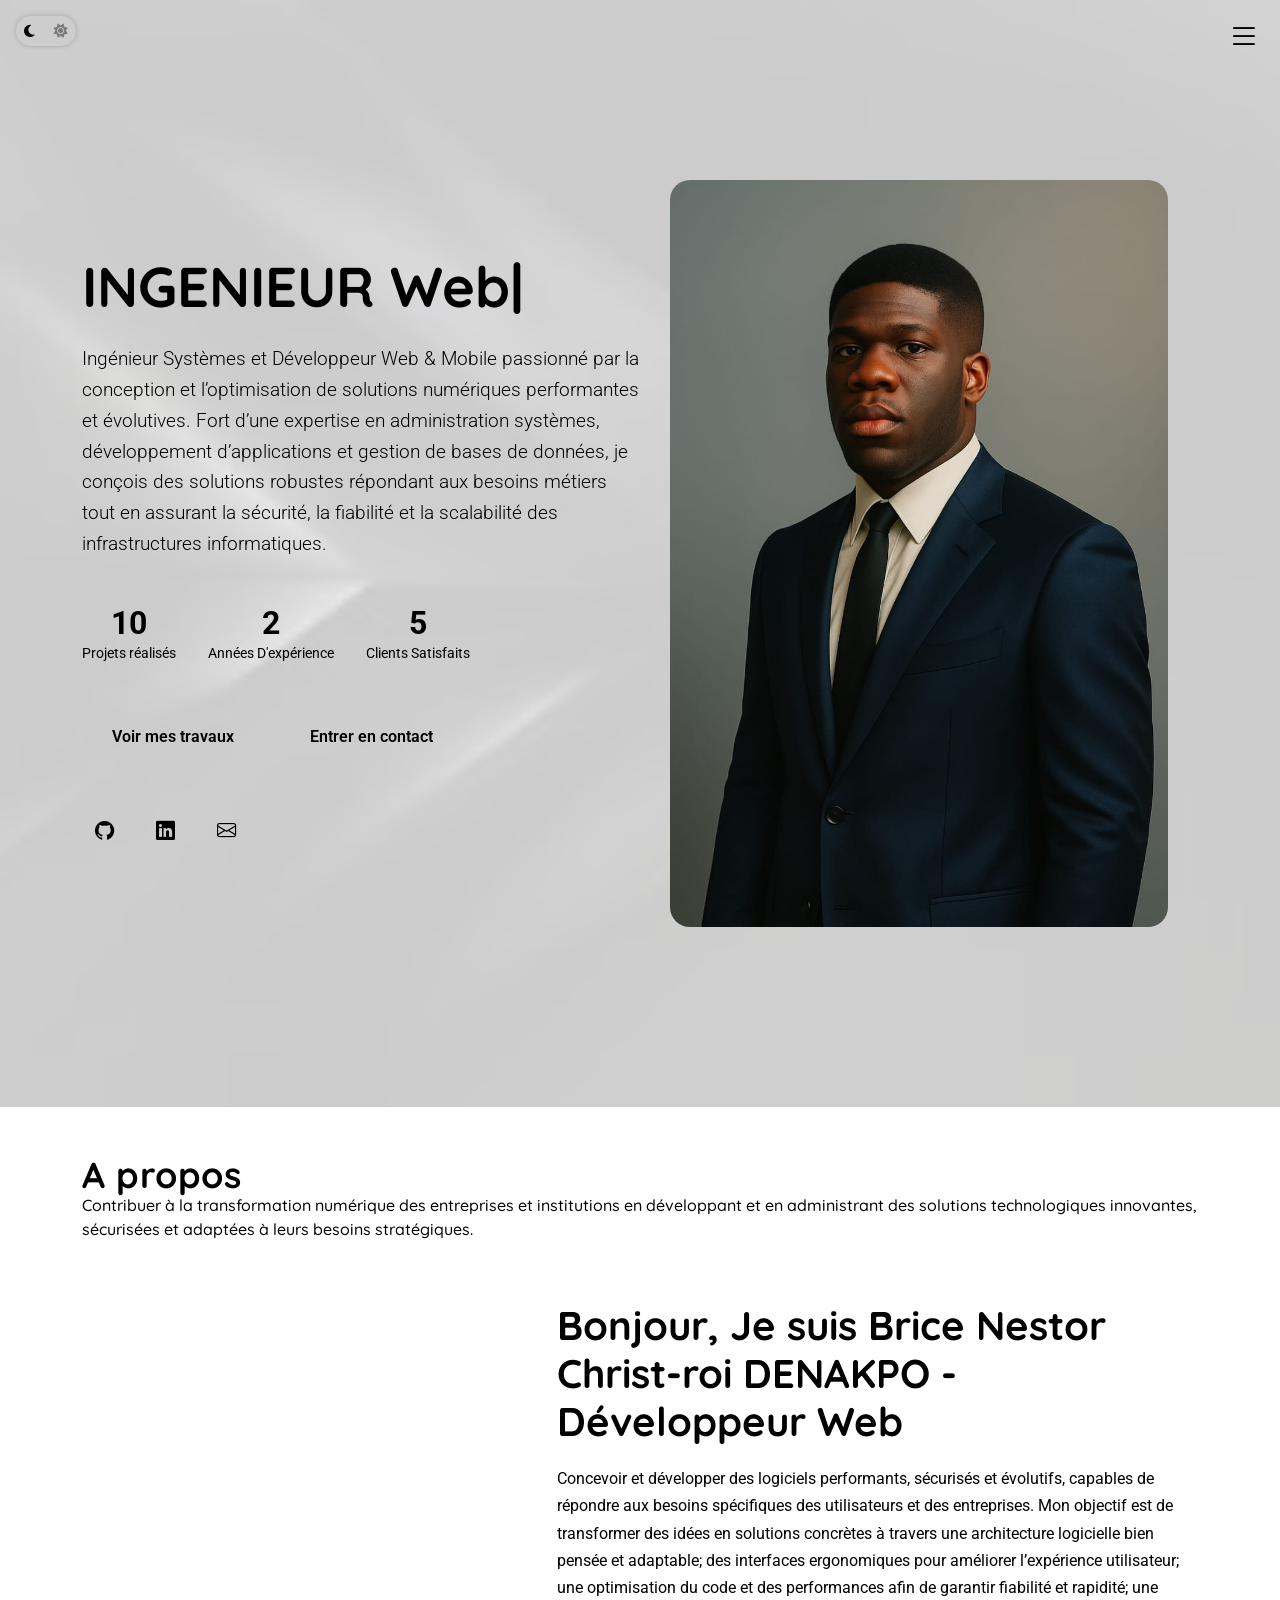
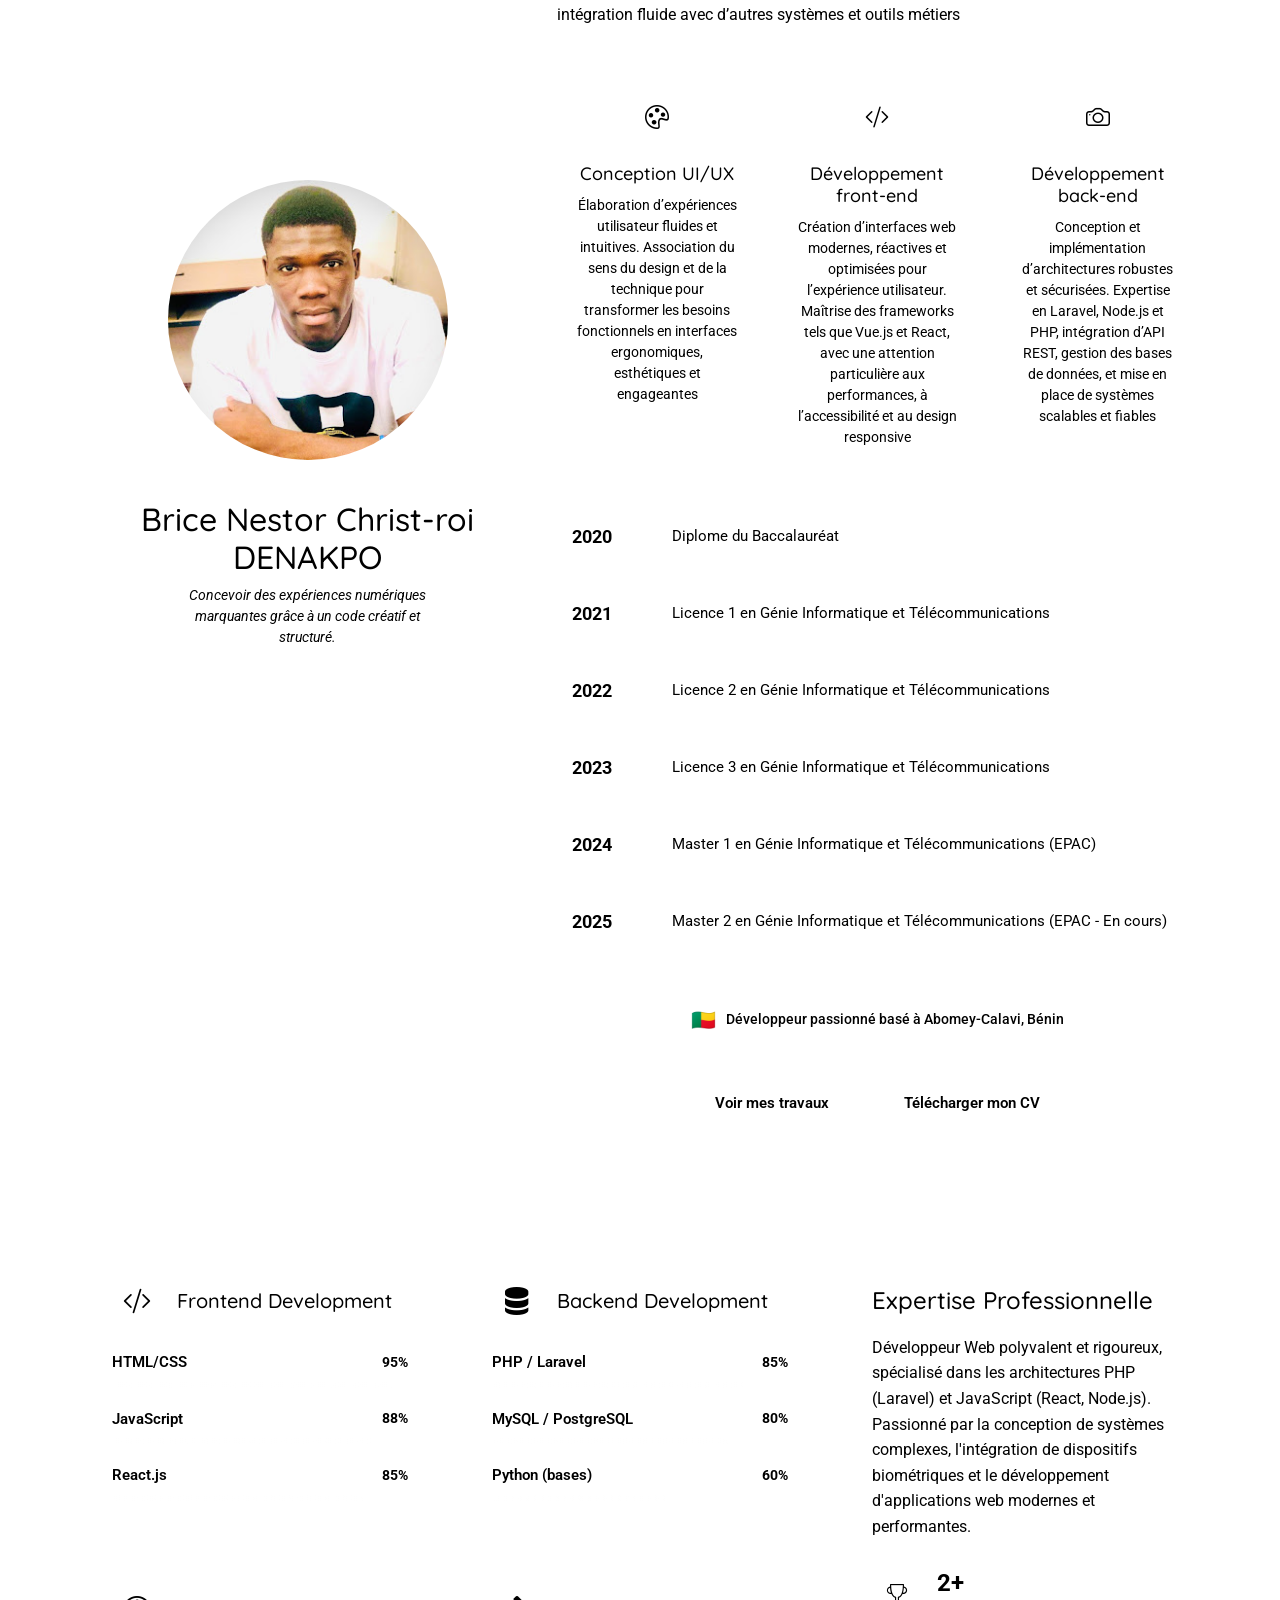
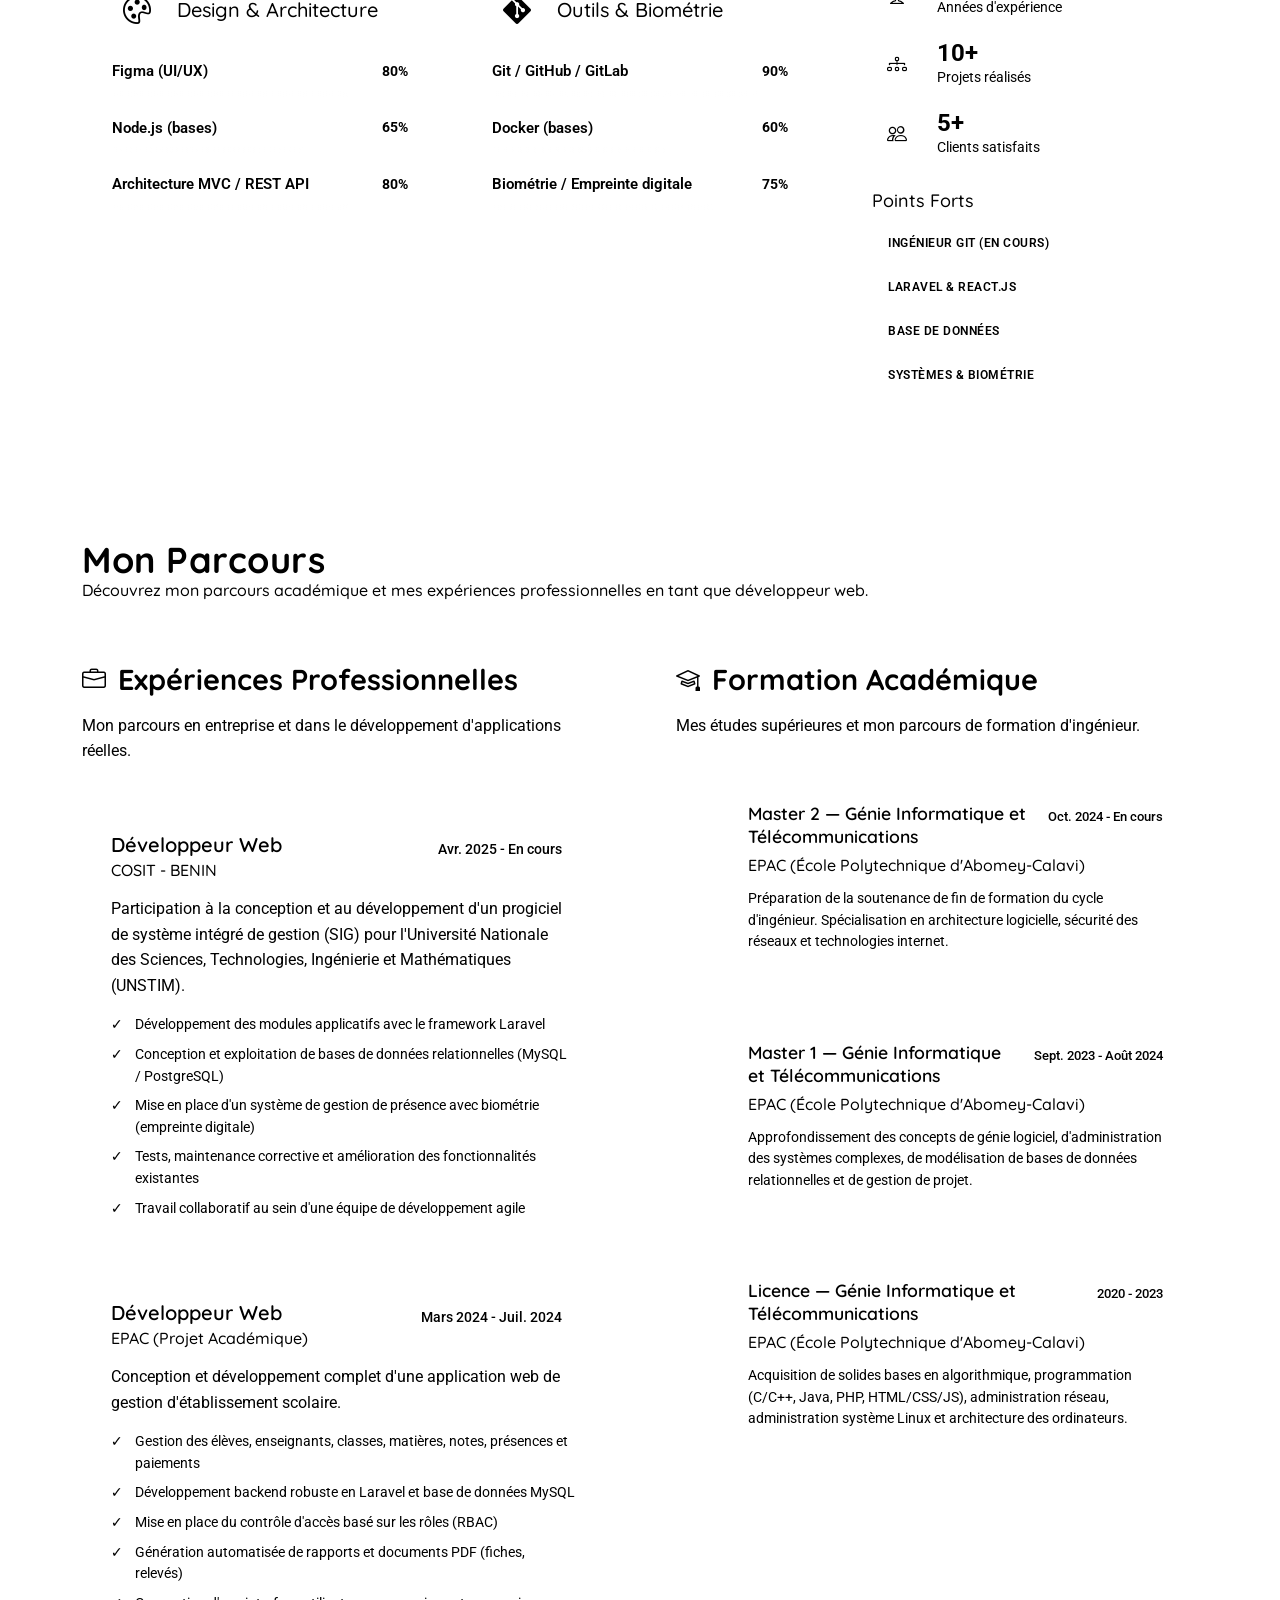
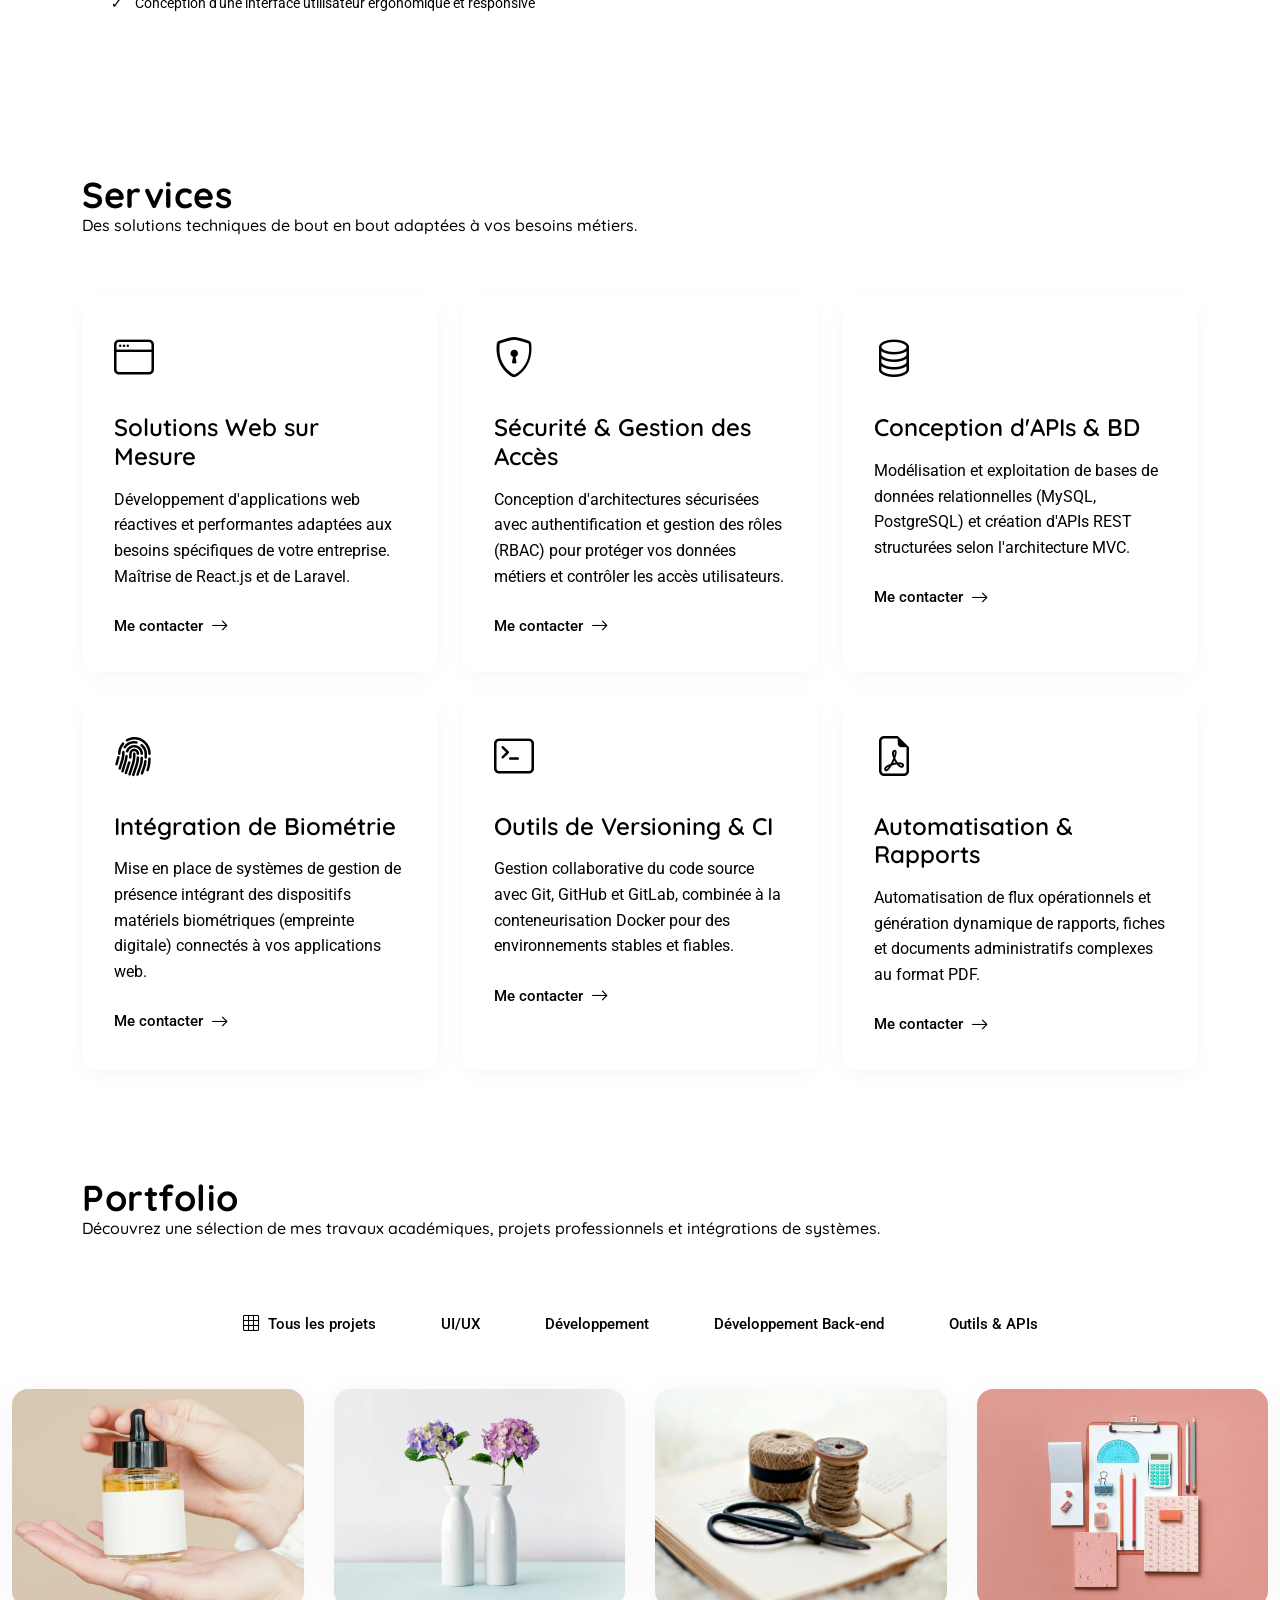
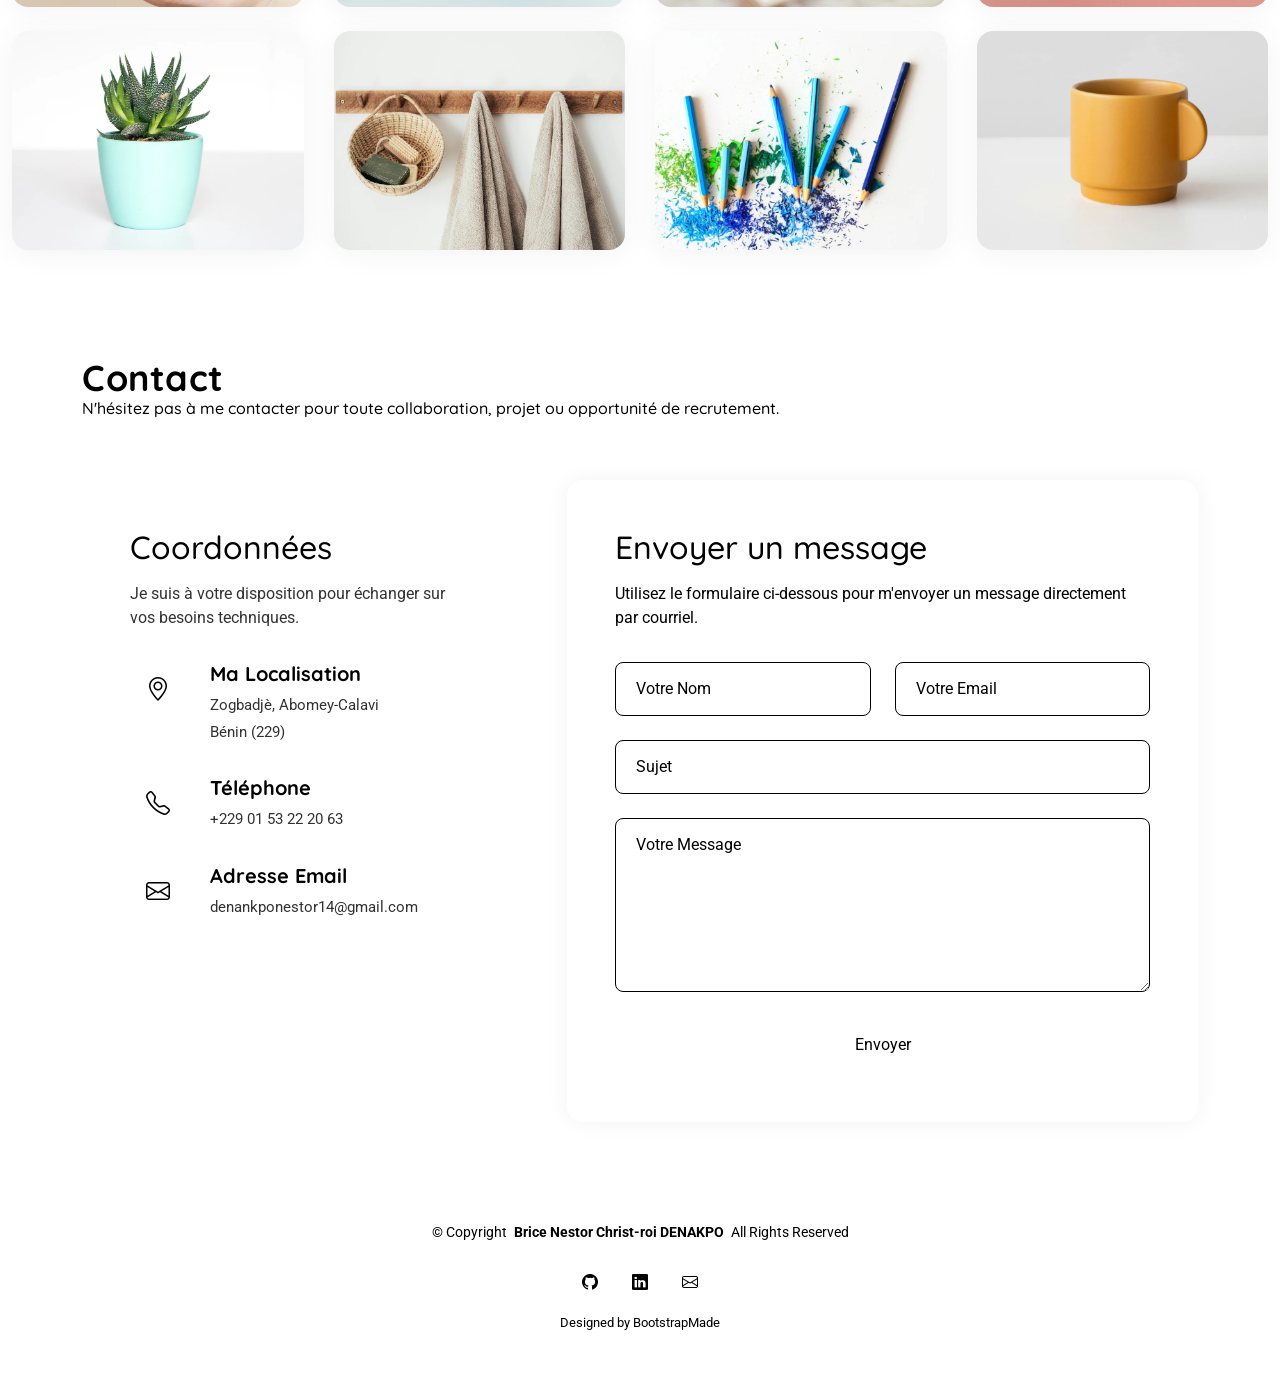
<file: index.html>
<!DOCTYPE html>
<html lang="en">
  <head>
    <meta charset="utf-8" />
    <meta content="width=device-width, initial-scale=1.0" name="viewport" />
    <title>Brice Nestor Christ-roi DENAKPO - Développeur Web</title>
    <meta name="description" content="Portfolio de Brice Nestor Christ-roi DENAKPO - Développeur Web polyvalent spécialisé dans la conception et le développement d'applications web avec Laravel, React, MySQL et PostgreSQL." />
    <meta name="keywords" content="Brice Nestor Christ-roi DENAKPO, Développeur Web, Laravel, React, PHP, MySQL, PostgreSQL, Abomey-Calavi, Bénin, Portfolio" />

    <!-- Favicons -->
    <link href="assets/img/favicon.png" rel="icon" />
    <link href="assets/img/logo.png" rel="apple-touch-icon" />

    <!-- Fonts -->
    <link href="https://fonts.googleapis.com" rel="preconnect" />
    <link href="https://fonts.gstatic.com" rel="preconnect" crossorigin />
    <link
      href="https://fonts.googleapis.com/css2?family=Roboto:ital,wght@0,100;0,300;0,400;0,500;0,700;0,900;1,100;1,300;1,400;1,500;1,700;1,900&family=Open+Sans:ital,wght@0,300;0,400;0,500;0,600;0,700;0,800;1,300;1,400;1,500;1,600;1,700;1,800&family=Quicksand:wght@300;400;500;600;700&display=swap"
      rel="stylesheet"
    />

    <link
      rel="stylesheet"
      href="https://cdnjs.cloudflare.com/ajax/libs/font-awesome/6.5.0/css/all.min.css"
    />

    <!-- Vendor CSS Files -->
    <link
      href="assets/vendor/bootstrap/css/bootstrap.min.css"
      rel="stylesheet"
    />
    <link
      href="assets/vendor/bootstrap-icons/bootstrap-icons.css"
      rel="stylesheet"
    />
    <link href="assets/vendor/aos/aos.css" rel="stylesheet" />
    <link
      href="assets/vendor/glightbox/css/glightbox.min.css"
      rel="stylesheet"
    />
    <link href="assets/vendor/swiper/swiper-bundle.min.css" rel="stylesheet" />

    <!-- Main CSS File -->
    <link href="assets/css/main.css" rel="stylesheet" />
  </head>

  <body class="index-page">
    <header id="header" class="header d-flex align-items-center fixed-top">
      <div
        class="container-fluid position-relative d-flex align-items-center justify-content-between"
      >
        <a href="index.html" class="logo d-flex align-items-center"> </a>

        <nav id="navmenu" class="navmenu">
          <div class="profile-img">
            <img
              src="assets/img/profile/brice2.jpeg"
              alt=""
              style="height: 200px"
              class="img-fluid rounded-circle"
            />
          </div>

          <a
            href="index.html"
            class="logo d-flex align-items-center justify-content-center active"
          >
            <!-- Uncomment the line below if you also wish to use an image logo -->
            <img src="assets/img/logo.png" alt="" />
            <h1 class="sitename">Brice Nestor Christ-roi DENAKPO</h1>
          </a>

          <div class="social-links text-center">
            <a href="https://github.com/DBrice53" class="github" target="_blank"><i class="bi bi-github"></i></a>
            <a href="#" class="linkedin"><i class="bi bi-linkedin"></i></a>
            <a href="mailto:denankponestor14@gmail.com" class="email"><i class="bi bi-envelope"></i></a>
          </div>

          <ul>
            <li><a href="#hero">Accueil</a></li>
            <li><a href="#about">A propos</a></li>
            <li><a href="#resume">Resume</a></li>
            <li><a href="#portfolio">Portfolio</a></li>
            <li><a href="#services">Services</a></li>
            <li><a href="#contact">Contact</a></li>
          </ul>
          <i class="mobile-nav-toggle d-xl-none bi bi-list"></i>
        </nav>
      </div>
    </header>

    <main class="main">
      <div class="theme-toggle">
        <input type="checkbox" id="theme-switch" />
        <label for="theme-switch" class="switch">
          <span class="icon moon"><i class="fa-solid fa-moon"></i></span>
          <span class="icon sun"><i class="fa-solid fa-sun"></i></span>
        </label>
      </div>
      <!-- Hero Section -->
      <section id="hero" class="hero section">
        <div class="container">
          <div class="row g-0 align-items-center">
            <div
              class="col-lg-6 hero-content"
              data-aos="fade-right"
              data-aos-delay="100"
            >
              <div class="content-wrapper">
                <h1 class="hero-title">
                  INGENIEUR
                  <span
                    class="typed"
                    data-typed-items="Web, Logiciel, Bases de données"
                  ></span>
                </h1>
                <p class="lead">
                  Ingénieur Systèmes et Développeur Web & Mobile passionné par
                  la conception et l’optimisation de solutions numériques
                  performantes et évolutives. Fort d’une expertise en
                  administration systèmes, développement d’applications et
                  gestion de bases de données, je conçois des solutions robustes
                  répondant aux besoins métiers tout en assurant la sécurité, la
                  fiabilité et la scalabilité des infrastructures informatiques.
                </p>

                <div class="hero-stats" data-aos="fade-up" data-aos-delay="200">
                  <div class="stat-item">
                    <span
                      class="purecounter"
                      data-purecounter-start="0"
                      data-purecounter-end="10"
                      data-purecounter-duration="2"
                      >0</span
                    >
                    <span class="stat-label">Projets réalisés</span>
                  </div>
                  <div class="stat-item">
                    <span
                      class="purecounter"
                      data-purecounter-start="0"
                      data-purecounter-end="2"
                      data-purecounter-duration="2"
                      >0</span
                    >
                    <span class="stat-label">Années D'expérience</span>
                  </div>
                  <div class="stat-item">
                    <span
                      class="purecounter"
                      data-purecounter-start="0"
                      data-purecounter-end="5"
                      data-purecounter-duration="2"
                      >0</span
                    >
                    <span class="stat-label">Clients Satisfaits</span>
                  </div>
                </div>

                <div
                  class="hero-actions"
                  data-aos="fade-up"
                  data-aos-delay="300"
                >
                  <a href="#portfolio" class="btn btn-primary"
                    >Voir mes travaux</a
                  >
                  <a href="#contact" class="btn btn-outline"
                    >Entrer en contact</a
                  >
                </div>

                <div
                  class="social-links"
                  data-aos="fade-up"
                  data-aos-delay="400"
                >
                  <a href="https://github.com/DBrice53" target="_blank"><i class="bi bi-github"></i></a>
                  <a href="#"><i class="bi bi-linkedin"></i></a>
                  <a href="mailto:denankponestor14@gmail.com"><i class="bi bi-envelope"></i></a>
                </div>
              </div>
            </div>

            <div
              class="col-lg-6 hero-image"
              data-aos="fade-left"
              data-aos-delay="200"
            >
              <div class="image-container">
                <img
                  src="assets/img/profile/brice2.jpeg"
                  alt="Portfolio Hero"
                  class="img-fluid hero-main-image"
                />
                <div class="image-overlay"></div>
              </div>
            </div>
          </div>
        </div>
      </section>
      <!-- /Hero Section -->

      <!-- About Section -->
      <section id="about" class="about section">
        <!-- Section Title -->
        <div class="container section-title">
          <h2>A propos</h2>
          <p>
            Contribuer à la transformation numérique des entreprises et
            institutions en développant et en administrant des solutions
            technologiques innovantes, sécurisées et adaptées à leurs besoins
            stratégiques.
          </p>
        </div>
        <!-- End Section Title -->

        <div class="container" data-aos="fade-up" data-aos-delay="100">
          <div class="row align-items-center">
            <div class="col-lg-5" data-aos="fade-right" data-aos-delay="200">
              <div class="profile-image-wrapper">
                <div class="profile-image">
                  <img
                    src="assets/img/profile/brice.jpg"
                    alt="Profile"
                    class="img-fluid"
                  />
                </div>
                <div class="signature-section">
                  <h2>Brice Nestor Christ-roi DENAKPO</h2>
                  <p class="quote">
                    Concevoir des expériences numériques marquantes grâce à un code créatif et structuré.
                  </p>
                </div>
              </div>
            </div>

            <div class="col-lg-7" data-aos="fade-left" data-aos-delay="300">
              <div class="about-content">
                <div class="intro">
                  <h2>
                    Bonjour, Je suis Brice Nestor Christ-roi DENAKPO - Développeur Web
                  </h2>
                  <p>
                    Concevoir et développer des logiciels performants, sécurisés
                    et évolutifs, capables de répondre aux besoins spécifiques
                    des utilisateurs et des entreprises. Mon objectif est de
                    transformer des idées en solutions concrètes à travers une
                    architecture logicielle bien pensée et adaptable; des
                    interfaces ergonomiques pour améliorer l’expérience
                    utilisateur; une optimisation du code et des performances
                    afin de garantir fiabilité et rapidité; une intégration
                    fluide avec d’autres systèmes et outils métiers
                  </p>
                </div>

                <div class="skills-grid">
                  <div
                    class="skill-item"
                    data-aos="zoom-in"
                    data-aos-delay="400"
                  >
                    <div class="skill-icon">
                      <i class="bi bi-palette"></i>
                    </div>
                    <h4>Conception UI/UX</h4>
                    <p>
                      Élaboration d’expériences utilisateur fluides et
                      intuitives. Association du sens du design et de la
                      technique pour transformer les besoins fonctionnels en
                      interfaces ergonomiques, esthétiques et engageantes
                    </p>
                  </div>
                  <div
                    class="skill-item"
                    data-aos="zoom-in"
                    data-aos-delay="450"
                  >
                    <div class="skill-icon">
                      <i class="bi bi-code-slash"></i>
                    </div>
                    <h4>Développement front-end</h4>
                    <p>
                      Création d’interfaces web modernes, réactives et
                      optimisées pour l’expérience utilisateur. Maîtrise des
                      frameworks tels que Vue.js et React, avec une attention
                      particulière aux performances, à l’accessibilité et au
                      design responsive
                    </p>
                  </div>
                  <div
                    class="skill-item"
                    data-aos="zoom-in"
                    data-aos-delay="500"
                  >
                    <div class="skill-icon">
                      <i class="bi bi-camera"></i>
                    </div>
                    <h4>Développement back-end</h4>
                    <p>
                      Conception et implémentation d’architectures robustes et
                      sécurisées. Expertise en Laravel, Node.js et PHP,
                      intégration d’API REST, gestion des bases de données, et
                      mise en place de systèmes scalables et fiables
                    </p>
                  </div>
                </div>

                <div
                  class="journey-timeline"
                  data-aos="fade-up"
                  data-aos-delay="300"
                >
                  <div class="timeline-item">
                    <div class="year">2020</div>
                    <div class="description">
                      Diplome du Baccalauréat
                    </div>
                  </div>
                  <div class="timeline-item">
                    <div class="year">2021</div>
                    <div class="description">
                      Licence 1 en Génie Informatique et Télécommunications
                    </div>
                  </div>
                  <div class="timeline-item">
                    <div class="year">2022</div>
                    <div class="description">
                      Licence 2 en Génie Informatique et Télécommunications
                    </div>
                  </div>
                  <div class="timeline-item">
                    <div class="year">2023</div>
                    <div class="description">
                      Licence 3 en Génie Informatique et Télécommunications
                    </div>
                  </div>
                  <div class="timeline-item">
                    <div class="year">2024</div>
                    <div class="description">
                      Master 1 en Génie Informatique et Télécommunications (EPAC)
                    </div>
                  </div>
                  <div class="timeline-item">
                    <div class="year">2025</div>
                    <div class="description">
                      Master 2 en Génie Informatique et Télécommunications (EPAC - En cours)
                    </div>
                  </div>
                </div>

                <div
                  class="cta-section"
                  data-aos="fade-up"
                  data-aos-delay="400"
                >
                  <div class="fun-fact">
                    <span class="emoji">🇧🇯</span>
                    <span class="text"
                      >Développeur passionné basé à Abomey-Calavi, Bénin</span
                    >
                  </div>
                  <div class="action-buttons">
                    <a href="#portfolio" class="btn btn-primary"
                      >Voir mes travaux</a
                    >
                    <a href="assets/CV_Brice_DENAKPO.pdf" target="_blank" class="btn btn-outline">Télécharger mon CV</a>
                  </div>
                </div>
              </div>
            </div>
          </div>
        </div>
      </section>
      <!-- /About Section -->

      <!-- Skills Section -->
      <section id="skills" class="skills section">
        <div class="container" data-aos="fade-up" data-aos-delay="100">
          <div class="row">
            <div class="col-lg-8">
              <div class="skills-grid">
                <div class="row g-4">
                  <div
                    class="col-md-6"
                    data-aos="flip-left"
                    data-aos-delay="200"
                  >
                    <div class="skill-card">
                      <div class="skill-header">
                        <i class="bi bi-code-slash"></i>
                        <h3>Frontend Development</h3>
                      </div>
                      <div class="skills-animation">
                        <div class="skill-item">
                          <div class="skill-info">
                            <span class="skill-name">HTML/CSS</span>
                            <span class="skill-percentage">95%</span>
                          </div>
                          <div class="skill-bar progress">
                            <div
                              class="progress-bar"
                              role="progressbar"
                              aria-valuenow="95"
                              aria-valuemin="0"
                              aria-valuemax="100"
                            ></div>
                          </div>
                        </div>

                        <div class="skill-item">
                          <div class="skill-info">
                            <span class="skill-name">JavaScript</span>
                            <span class="skill-percentage">88%</span>
                          </div>
                          <div class="skill-bar progress">
                            <div
                              class="progress-bar"
                              role="progressbar"
                              aria-valuenow="88"
                              aria-valuemin="0"
                              aria-valuemax="100"
                            ></div>
                          </div>
                        </div>

                        <div class="skill-item">
                          <div class="skill-info">
                            <span class="skill-name">React.js</span>
                            <span class="skill-percentage">85%</span>
                          </div>
                          <div class="skill-bar progress">
                            <div
                              class="progress-bar"
                              role="progressbar"
                              aria-valuenow="85"
                              aria-valuemin="0"
                              aria-valuemax="100"
                            ></div>
                          </div>
                        </div>
                      </div>
                    </div>
                    <!-- End Frontend Card -->
                  </div>

                  <div
                    class="col-md-6"
                    data-aos="flip-left"
                    data-aos-delay="300"
                  >
                    <div class="skill-card">
                      <div class="skill-header">
                        <i class="bi bi-server"></i>
                        <h3>Backend Development</h3>
                      </div>
                      <div class="skills-animation">
                        <div class="skill-item">
                          <div class="skill-info">
                            <span class="skill-name">PHP / Laravel</span>
                            <span class="skill-percentage">85%</span>
                          </div>
                          <div class="skill-bar progress">
                            <div
                              class="progress-bar"
                              role="progressbar"
                              aria-valuenow="85"
                              aria-valuemin="0"
                              aria-valuemax="100"
                            ></div>
                          </div>
                        </div>

                        <div class="skill-item">
                          <div class="skill-info">
                            <span class="skill-name">MySQL / PostgreSQL</span>
                            <span class="skill-percentage">80%</span>
                          </div>
                          <div class="skill-bar progress">
                            <div
                              class="progress-bar"
                              role="progressbar"
                              aria-valuenow="80"
                              aria-valuemin="0"
                              aria-valuemax="100"
                            ></div>
                          </div>
                        </div>

                        <div class="skill-item">
                          <div class="skill-info">
                            <span class="skill-name">Python (bases)</span>
                            <span class="skill-percentage">60%</span>
                          </div>
                          <div class="skill-bar progress">
                            <div
                              class="progress-bar"
                              role="progressbar"
                              aria-valuenow="60"
                              aria-valuemin="0"
                              aria-valuemax="100"
                            ></div>
                          </div>
                        </div>
                      </div>
                    </div>
                    <!-- End Backend Card -->
                  </div>

                  <div
                    class="col-md-6"
                    data-aos="flip-left"
                    data-aos-delay="400"
                  >
                    <div class="skill-card">
                      <div class="skill-header">
                        <i class="bi bi-palette"></i>
                        <h3>Design &amp; Architecture</h3>
                      </div>
                      <div class="skills-animation">
                        <div class="skill-item">
                          <div class="skill-info">
                            <span class="skill-name">Figma (UI/UX)</span>
                            <span class="skill-percentage">80%</span>
                          </div>
                          <div class="skill-bar progress">
                            <div
                              class="progress-bar"
                              role="progressbar"
                              aria-valuenow="80"
                              aria-valuemin="0"
                              aria-valuemax="100"
                            ></div>
                          </div>
                        </div>

                        <div class="skill-item">
                          <div class="skill-info">
                            <span class="skill-name">Node.js (bases)</span>
                            <span class="skill-percentage">65%</span>
                          </div>
                          <div class="skill-bar progress">
                            <div
                              class="progress-bar"
                              role="progressbar"
                              aria-valuenow="65"
                              aria-valuemin="0"
                              aria-valuemax="100"
                            ></div>
                          </div>
                        </div>

                        <div class="skill-item">
                          <div class="skill-info">
                            <span class="skill-name">Architecture MVC / REST API</span>
                            <span class="skill-percentage">80%</span>
                          </div>
                          <div class="skill-bar progress">
                            <div
                              class="progress-bar"
                              role="progressbar"
                              aria-valuenow="80"
                              aria-valuemin="0"
                              aria-valuemax="100"
                            ></div>
                          </div>
                        </div>
                      </div>
                    </div>
                  </div>

                  <div
                    class="col-md-6"
                    data-aos="flip-left"
                    data-aos-delay="500"
                  >
                    <div class="skill-card">
                      <div class="skill-header">
                        <i class="bi bi-git"></i>
                        <h3>Outils &amp; Biométrie</h3>
                      </div>
                      <div class="skills-animation">
                        <div class="skill-item">
                          <div class="skill-info">
                            <span class="skill-name">Git / GitHub / GitLab</span>
                            <span class="skill-percentage">90%</span>
                          </div>
                          <div class="skill-bar progress">
                            <div
                              class="progress-bar"
                              role="progressbar"
                              aria-valuenow="90"
                              aria-valuemin="0"
                              aria-valuemax="100"
                            ></div>
                          </div>
                        </div>

                        <div class="skill-item">
                          <div class="skill-info">
                            <span class="skill-name">Docker (bases)</span>
                            <span class="skill-percentage">60%</span>
                          </div>
                          <div class="skill-bar progress">
                            <div
                              class="progress-bar"
                              role="progressbar"
                              aria-valuenow="60"
                              aria-valuemin="0"
                              aria-valuemax="100"
                            ></div>
                          </div>
                        </div>

                        <div class="skill-item">
                          <div class="skill-info">
                            <span class="skill-name">Biométrie / Empreinte digitale</span>
                            <span class="skill-percentage">75%</span>
                          </div>
                          <div class="skill-bar progress">
                            <div
                              class="progress-bar"
                              role="progressbar"
                              aria-valuenow="75"
                              aria-valuemin="0"
                              aria-valuemax="100"
                            ></div>
                          </div>
                        </div>
                      </div>
                    </div>
                  </div>
                </div>
              </div>
              <!-- End Skills Grid -->
            </div>

            <div class="col-lg-4">
              <div
                class="skills-summary"
                data-aos="fade-left"
                data-aos-delay="200"
              >
                <h3>Expertise Professionnelle</h3>
                <p>
                  Développeur Web polyvalent et rigoureux, spécialisé dans les architectures PHP (Laravel) et JavaScript (React, Node.js). Passionné par la conception de systèmes complexes, l'intégration de dispositifs biométriques et le développement d'applications web modernes et performantes.
                </p>

                <div class="summary-stats">
                  <div
                    class="stat-item"
                    data-aos="zoom-in"
                    data-aos-delay="300"
                  >
                    <div class="stat-circle">
                      <i class="bi bi-trophy"></i>
                    </div>
                    <div class="stat-info">
                      <span class="stat-number">2+</span>
                      <span class="stat-label">Années d'expérience</span>
                    </div>
                  </div>

                  <div
                    class="stat-item"
                    data-aos="zoom-in"
                    data-aos-delay="400"
                  >
                    <div class="stat-circle">
                      <i class="bi bi-diagram-3"></i>
                    </div>
                    <div class="stat-info">
                      <span class="stat-number">10+</span>
                      <span class="stat-label">Projets réalisés</span>
                    </div>
                  </div>

                  <div
                    class="stat-item"
                    data-aos="zoom-in"
                    data-aos-delay="500"
                  >
                    <div class="stat-circle">
                      <i class="bi bi-people"></i>
                    </div>
                    <div class="stat-info">
                      <span class="stat-number">5+</span>
                      <span class="stat-label">Clients satisfaits</span>
                    </div>
                  </div>
                </div>

                <div
                  class="skills-badges"
                  data-aos="fade-up"
                  data-aos-delay="600"
                >
                  <h4>Points Forts</h4>
                  <div class="badge-list">
                    <div class="skill-badge">Ingénieur GIT (en cours)</div>
                    <div class="skill-badge">Laravel &amp; React.js</div>
                    <div class="skill-badge">Base de données</div>
                    <div class="skill-badge">Systèmes &amp; Biométrie</div>
                  </div>
                </div>
              </div>
              <!-- End Skills Summary -->
            </div>
          </div>
        </div>
      </section>
      <!-- /Skills Section -->

      <!-- Resume Section -->
      <section id="resume" class="resume section">
        <!-- Section Title -->
        <div class="container section-title">
          <h2>Mon Parcours</h2>
          <p>
            Découvrez mon parcours académique et mes expériences professionnelles en tant que développeur web.
          </p>
        </div>
        <!-- End Section Title -->

        <div class="container" data-aos="fade-up" data-aos-delay="100">
          <div class="row">
            <div class="col-lg-6" data-aos="fade-right" data-aos-delay="200">
              <div class="experience-section">
                <div class="section-header">
                  <h2><i class="bi bi-briefcase"></i> Expériences Professionnelles</h2>
                  <p class="section-subtitle">
                    Mon parcours en entreprise et dans le développement d'applications réelles.
                  </p>
                </div>

                <div class="experience-cards">
                  <div
                    class="experience-card"
                    data-aos="zoom-in"
                    data-aos-delay="300"
                  >
                    <div class="card-header">
                      <div class="role-info">
                        <h3>Développeur Web</h3>
                        <h4>COSIT - BENIN</h4>
                      </div>
                      <span class="duration">Avr. 2025 - En cours</span>
                    </div>
                    <div class="card-body">
                      <p>
                        Participation à la conception et au développement d'un progiciel de système intégré de gestion (SIG) pour l'Université Nationale des Sciences, Technologies, Ingénierie et Mathématiques (UNSTIM).
                      </p>
                      <ul class="achievements">
                        <li>
                          Développement des modules applicatifs avec le framework Laravel
                        </li>
                        <li>
                          Conception et exploitation de bases de données relationnelles (MySQL / PostgreSQL)
                        </li>
                        <li>
                          Mise en place d'un système de gestion de présence avec biométrie (empreinte digitale)
                        </li>
                        <li>
                          Tests, maintenance corrective et amélioration des fonctionnalités existantes
                        </li>
                        <li>
                          Travail collaboratif au sein d'une équipe de développement agile
                        </li>
                      </ul>
                    </div>
                  </div>

                  <div
                    class="experience-card"
                    data-aos="zoom-in"
                    data-aos-delay="400"
                  >
                    <div class="card-header">
                      <div class="role-info">
                        <h3>Développeur Web</h3>
                        <h4>EPAC (Projet Académique)</h4>
                      </div>
                      <span class="duration">Mars 2024 - Juil. 2024</span>
                    </div>
                    <div class="card-body">
                      <p>
                        Conception et développement complet d'une application web de gestion d'établissement scolaire.
                      </p>
                      <ul class="achievements">
                        <li>
                          Gestion des élèves, enseignants, classes, matières, notes, présences et paiements
                        </li>
                        <li>
                          Développement backend robuste en Laravel et base de données MySQL
                        </li>
                        <li>
                          Mise en place du contrôle d'accès basé sur les rôles (RBAC)
                        </li>
                        <li>
                          Génération automatisée de rapports et documents PDF (fiches, relevés)
                        </li>
                        <li>
                          Conception d'une interface utilisateur ergonomique et responsive
                        </li>
                      </ul>
                    </div>
                  </div>
                </div>
              </div>
            </div>

            <div class="col-lg-6" data-aos="fade-left" data-aos-delay="200">
              <div class="education-section">
                <div class="section-header">
                  <h2><i class="bi bi-mortarboard"></i> Formation Académique</h2>
                  <p class="section-subtitle">
                    Mes études supérieures et mon parcours de formation d'ingénieur.
                  </p>
                </div>

                <div class="education-timeline">
                  <div class="timeline-track"></div>

                  <div
                    class="education-item"
                    data-aos="slide-up"
                    data-aos-delay="300"
                  >
                    <div class="timeline-marker"></div>
                    <div class="education-content">
                      <div class="degree-header">
                        <h3>Master 2 — Génie Informatique et Télécommunications</h3>
                        <span class="year">Oct. 2024 - En cours</span>
                      </div>
                      <h4 class="institution">EPAC (École Polytechnique d'Abomey-Calavi)</h4>
                      <p>
                        Préparation de la soutenance de fin de formation du cycle d'ingénieur. Spécialisation en architecture logicielle, sécurité des réseaux et technologies internet.
                      </p>
                    </div>
                  </div>

                  <div
                    class="education-item"
                    data-aos="slide-up"
                    data-aos-delay="400"
                  >
                    <div class="timeline-marker"></div>
                    <div class="education-content">
                      <div class="degree-header">
                        <h3>Master 1 — Génie Informatique et Télécommunications</h3>
                        <span class="year">Sept. 2023 - Août 2024</span>
                      </div>
                      <h4 class="institution">EPAC (École Polytechnique d'Abomey-Calavi)</h4>
                      <p>
                        Approfondissement des concepts de génie logiciel, d'administration des systèmes complexes, de modélisation de bases de données relationnelles et de gestion de projet.
                      </p>
                    </div>
                  </div>

                  <div
                    class="education-item"
                    data-aos="slide-up"
                    data-aos-delay="500"
                  >
                    <div class="timeline-marker"></div>
                    <div class="education-content">
                      <div class="degree-header">
                        <h3>Licence — Génie Informatique et Télécommunications</h3>
                        <span class="year">2020 - 2023</span>
                      </div>
                      <h4 class="institution">EPAC (École Polytechnique d'Abomey-Calavi)</h4>
                      <p>
                        Acquisition de solides bases en algorithmique, programmation (C/C++, Java, PHP, HTML/CSS/JS), administration réseau, administration système Linux et architecture des ordinateurs.
                      </p>
                    </div>
                  </div>
                </div>
              </div>
            </div>
          </div>
        </div>
      </section>
      <!-- /Resume Section -->

      <!-- Services Section -->
      <section id="services" class="services section">
        <!-- Section Title -->
        <div class="container section-title">
          <h2>Services</h2>
          <p>
            Des solutions techniques de bout en bout adaptées à vos besoins métiers.
          </p>
        </div>
        <!-- End Section Title -->

        <div class="container" data-aos="fade-up" data-aos-delay="100">
          <div class="row g-4">
            <!-- Card 1 -->
            <div
              class="col-lg-4 col-md-6"
              data-aos="fade-up"
              data-aos-delay="100"
            >
              <div class="service-item">
                <div class="icon">
                  <i class="bi bi-window"></i>
                </div>
                <h3>Solutions Web sur Mesure</h3>
                <p>
                  Développement d'applications web réactives et performantes adaptées aux besoins spécifiques de votre entreprise. Maîtrise de React.js et de Laravel.
                </p>
                <div class="card-links">
                  <a href="#contact" class="link-item">
                    Me contacter
                    <i class="bi bi-arrow-right"></i>
                  </a>
                </div>
              </div>
            </div>
            <!-- End Service Item -->

            <!-- Card 2 -->
            <div
              class="col-lg-4 col-md-6"
              data-aos="fade-up"
              data-aos-delay="200"
            >
              <div class="service-item">
                <div class="icon">
                  <i class="bi bi-shield-lock"></i>
                </div>
                <h3>Sécurité &amp; Gestion des Accès</h3>
                <p>
                  Conception d'architectures sécurisées avec authentification et gestion des rôles (RBAC) pour protéger vos données métiers et contrôler les accès utilisateurs.
                </p>
                <div class="card-links">
                  <a href="#contact" class="link-item">
                    Me contacter
                    <i class="bi bi-arrow-right"></i>
                  </a>
                </div>
              </div>
            </div>
            <!-- End Service Item -->

            <!-- Card 3 -->
            <div
              class="col-lg-4 col-md-6"
              data-aos="fade-up"
              data-aos-delay="300"
            >
              <div class="service-item">
                <div class="icon">
                  <i class="bi bi-database"></i>
                </div>
                <h3>Conception d'APIs &amp; BD</h3>
                <p>
                  Modélisation et exploitation de bases de données relationnelles (MySQL, PostgreSQL) et création d'APIs REST structurées selon l'architecture MVC.
                </p>
                <div class="card-links">
                  <a href="#contact" class="link-item">
                    Me contacter
                    <i class="bi bi-arrow-right"></i>
                  </a>
                </div>
              </div>
            </div>
            <!-- End Service Item -->

            <!-- Card 4 -->
            <div
              class="col-lg-4 col-md-6"
              data-aos="fade-up"
              data-aos-delay="100"
            >
              <div class="service-item">
                <div class="icon">
                  <i class="bi bi-fingerprint"></i>
                </div>
                <h3>Intégration de Biométrie</h3>
                <p>
                  Mise en place de systèmes de gestion de présence intégrant des dispositifs matériels biométriques (empreinte digitale) connectés à vos applications web.
                </p>
                <div class="card-links">
                  <a href="#contact" class="link-item">
                    Me contacter
                    <i class="bi bi-arrow-right"></i>
                  </a>
                </div>
              </div>
            </div>
            <!-- End Service Item -->

            <!-- Card 5 -->
            <div
              class="col-lg-4 col-md-6"
              data-aos="fade-up"
              data-aos-delay="200"
            >
              <div class="service-item">
                <div class="icon">
                  <i class="bi bi-terminal"></i>
                </div>
                <h3>Outils de Versioning &amp; CI</h3>
                <p>
                  Gestion collaborative du code source avec Git, GitHub et GitLab, combinée à la conteneurisation Docker pour des environnements stables et fiables.
                </p>
                <div class="card-links">
                  <a href="#contact" class="link-item">
                    Me contacter
                    <i class="bi bi-arrow-right"></i>
                  </a>
                </div>
              </div>
            </div>
            <!-- End Service Item -->

            <!-- Card 6 -->
            <div
              class="col-lg-4 col-md-6"
              data-aos="fade-up"
              data-aos-delay="300"
            >
              <div class="service-item">
                <div class="icon">
                  <i class="bi bi-file-earmark-pdf"></i>
                </div>
                <h3>Automatisation &amp; Rapports</h3>
                <p>
                  Automatisation de flux opérationnels et génération dynamique de rapports, fiches et documents administratifs complexes au format PDF.
                </p>
                <div class="card-links">
                  <a href="#contact" class="link-item">
                    Me contacter
                    <i class="bi bi-arrow-right"></i>
                  </a>
                </div>
              </div>
            </div>
            <!-- End Service Item -->
          </div>
        </div>
      </section>
      <!-- /Services Section -->

      <!-- Portfolio Section -->
      <section id="portfolio" class="portfolio section">
        <!-- Section Title -->
        <div class="container section-title">
          <h2>Portfolio</h2>
          <p>
            Découvrez une sélection de mes travaux académiques, projets professionnels et intégrations de systèmes.
          </p>
        </div>
        <!-- End Section Title -->

        <div class="container-fluid" data-aos="fade-up" data-aos-delay="100">
          <div
            class="isotope-layout"
            data-default-filter="*"
            data-layout="masonry"
            data-sort="original-order"
          >
            <ul
              class="portfolio-filters isotope-filters"
              data-aos="fade-up"
              data-aos-delay="200"
            >
              <li data-filter="*" class="filter-active">
                <i class="bi bi-grid-3x3"></i> Tous les projets
              </li>
              <li data-filter=".filter-ui">UI/UX</li>
              <li data-filter=".filter-development">Développement</li>
              <li data-filter=".filter-photography">Développement Back-end</li>
              <li data-filter=".filter-marketing">Outils &amp; APIs</li>
            </ul>

            <div
              class="row g-4 isotope-container"
              data-aos="fade-up"
              data-aos-delay="300"
            >
              <div
                class="col-xl-3 col-lg-4 col-md-6 portfolio-item isotope-item filter-ui"
              >
                <article class="portfolio-entry">
                  <figure class="entry-image">
                    <img
                      src="assets/img/portfolio/portfolio-1.webp"
                      class="img-fluid"
                      alt=""
                      loading="lazy"
                    />
                    <div class="entry-overlay">
                      <div class="overlay-content">
                        <div class="entry-meta">UI/UX Design</div>
                        <h3 class="entry-title">Interface de Gestion Financière</h3>
                        <div class="entry-links">
                          <a
                            href="assets/img/portfolio/portfolio-1.webp"
                            class="glightbox"
                            data-gallery="portfolio-gallery-ui"
                            data-glightbox="title: Interface de Gestion Financière; description: Conception UI/UX d'une interface d'application de gestion d'épargne et de microfinance."
                          >
                            <i class="bi bi-arrows-angle-expand"></i>
                          </a>
                          <a href="portfolio-details.html">
                            <i class="bi bi-arrow-right"></i>
                          </a>
                        </div>
                      </div>
                    </div>
                  </figure>
                </article>
              </div>
              <!-- End Portfolio Item -->

              <div
                class="col-xl-3 col-lg-4 col-md-6 portfolio-item isotope-item filter-development"
              >
                <article class="portfolio-entry">
                  <figure class="entry-image">
                    <img
                      src="assets/img/portfolio/portfolio-10.webp"
                      class="img-fluid"
                      alt=""
                      loading="lazy"
                    />
                    <div class="entry-overlay">
                      <div class="overlay-content">
                        <div class="entry-meta">Development</div>
                        <h3 class="entry-title">Plateforme de Gestion Scolaire</h3>
                        <div class="entry-links">
                          <a
                            href="assets/img/portfolio/portfolio-10.webp"
                            class="glightbox"
                            data-gallery="portfolio-gallery-development"
                            data-glightbox="title: Plateforme de Gestion Scolaire (EPAC); description: Conception et développement d'un portail de gestion d'élèves, notes et paiements avec Laravel et MySQL."
                          >
                            <i class="bi bi-arrows-angle-expand"></i>
                          </a>
                          <a href="portfolio-details.html">
                            <i class="bi bi-arrow-right"></i>
                          </a>
                        </div>
                      </div>
                    </div>
                  </figure>
                </article>
              </div>
              <!-- End Portfolio Item -->

              <div
                class="col-xl-3 col-lg-4 col-md-6 portfolio-item isotope-item filter-photography"
              >
                <article class="portfolio-entry">
                  <figure class="entry-image">
                    <img
                      src="assets/img/portfolio/portfolio-7.webp"
                      class="img-fluid"
                      alt=""
                      loading="lazy"
                    />
                    <div class="entry-overlay">
                      <div class="overlay-content">
                        <div class="entry-meta">Back-end</div>
                        <h3 class="entry-title">Progiciel SIG (UNSTIM)</h3>
                        <div class="entry-links">
                          <a
                            href="assets/img/portfolio/portfolio-7.webp"
                            class="glightbox"
                            data-gallery="portfolio-gallery-photography"
                            data-glightbox="title: Progiciel SIG (UNSTIM); description: Conception de base de données relationnelle et développement de modules applicatifs Laravel avec intégration matérielle."
                          >
                            <i class="bi bi-arrows-angle-expand"></i>
                          </a>
                          <a href="portfolio-details.html">
                            <i class="bi bi-arrow-right"></i>
                          </a>
                        </div>
                      </div>
                    </div>
                  </figure>
                </article>
              </div>
              <!-- End Portfolio Item -->

              <div
                class="col-xl-3 col-lg-4 col-md-6 portfolio-item isotope-item filter-marketing"
              >
                <article class="portfolio-entry">
                  <figure class="entry-image">
                    <img
                      src="assets/img/portfolio/portfolio-4.webp"
                      class="img-fluid"
                      alt=""
                      loading="lazy"
                    />
                    <div class="entry-overlay">
                      <div class="overlay-content">
                        <div class="entry-meta">Intégration</div>
                        <h3 class="entry-title">Pointage Biométrique</h3>
                        <div class="entry-links">
                          <a
                            href="assets/img/portfolio/portfolio-4.webp"
                            class="glightbox"
                            data-gallery="portfolio-gallery-marketing"
                            data-glightbox="title: Pointage Biométrique; description: Installation d'un dispositif d'empreinte digitale et interfaçage avec une application web de présence."
                          >
                            <i class="bi bi-arrows-angle-expand"></i>
                          </a>
                          <a href="portfolio-details.html">
                            <i class="bi bi-arrow-right"></i>
                          </a>
                        </div>
                      </div>
                    </div>
                  </figure>
                </article>
              </div>
              <!-- End Portfolio Item -->

              <div
                class="col-xl-3 col-lg-4 col-md-6 portfolio-item isotope-item filter-ui"
              >
                <article class="portfolio-entry">
                  <figure class="entry-image">
                    <img
                      src="assets/img/portfolio/portfolio-2.webp"
                      class="img-fluid"
                      alt=""
                      loading="lazy"
                    />
                    <div class="entry-overlay">
                      <div class="overlay-content">
                        <div class="entry-meta">UI/UX Design</div>
                        <h3 class="entry-title">Dashboard d'Administration Scolaire</h3>
                        <div class="entry-links">
                          <a
                            href="assets/img/portfolio/portfolio-2.webp"
                            class="glightbox"
                            data-gallery="portfolio-gallery-ui"
                            data-glightbox="title: Dashboard d'Administration Scolaire; description: Conception ergonomique et adaptative pour le suivi des notes, des classes et des enseignants."
                          >
                            <i class="bi bi-arrows-angle-expand"></i>
                          </a>
                          <a href="portfolio-details.html">
                            <i class="bi bi-arrow-right"></i>
                          </a>
                        </div>
                      </div>
                    </div>
                  </figure>
                </article>
              </div>
              <!-- End Portfolio Item -->

              <div
                class="col-xl-3 col-lg-4 col-md-6 portfolio-item isotope-item filter-development"
              >
                <article class="portfolio-entry">
                  <figure class="entry-image">
                    <img
                      src="assets/img/portfolio/portfolio-11.webp"
                      class="img-fluid"
                      alt=""
                      loading="lazy"
                    />
                    <div class="entry-overlay">
                      <div class="overlay-content">
                        <div class="entry-meta">Development</div>
                        <h3 class="entry-title">Module de Facturation Scolaire</h3>
                        <div class="entry-links">
                          <a
                            href="assets/img/portfolio/portfolio-11.webp"
                            class="glightbox"
                            data-gallery="portfolio-gallery-development"
                            data-glightbox="title: Module de Facturation Scolaire; description: Système automatisé d'enregistrement des paiements d'élèves, de suivi des arriérés et d'édition de reçus de paiement."
                          >
                            <i class="bi bi-arrows-angle-expand"></i>
                          </a>
                          <a href="portfolio-details.html">
                            <i class="bi bi-arrow-right"></i>
                          </a>
                        </div>
                      </div>
                    </div>
                  </figure>
                </article>
              </div>
              <!-- End Portfolio Item -->

              <div
                class="col-xl-3 col-lg-4 col-md-6 portfolio-item isotope-item filter-photography"
              >
                <article class="portfolio-entry">
                  <figure class="entry-image">
                    <img
                      src="assets/img/portfolio/portfolio-8.webp"
                      class="img-fluid"
                      alt=""
                      loading="lazy"
                    />
                    <div class="entry-overlay">
                      <div class="overlay-content">
                        <div class="entry-meta">Back-end</div>
                        <h3 class="entry-title">API REST de Pointage</h3>
                        <div class="entry-links">
                          <a
                            href="assets/img/portfolio/portfolio-8.webp"
                            class="glightbox"
                            data-gallery="portfolio-gallery-photography"
                            data-glightbox="title: API REST de Pointage; description: Conception et développement d'APIs sécurisées en Laravel pour enregistrer et traiter les pointages biométriques en temps réel."
                          >
                            <i class="bi bi-arrows-angle-expand"></i>
                          </a>
                          <a href="portfolio-details.html">
                            <i class="bi bi-arrow-right"></i>
                          </a>
                        </div>
                      </div>
                    </div>
                  </figure>
                </article>
              </div>
              <!-- End Portfolio Item -->

              <div
                class="col-xl-3 col-lg-4 col-md-6 portfolio-item isotope-item filter-marketing"
              >
                <article class="portfolio-entry">
                  <figure class="entry-image">
                    <img
                      src="assets/img/portfolio/portfolio-5.webp"
                      class="img-fluid"
                      alt=""
                      loading="lazy"
                    />
                    <div class="entry-overlay">
                      <div class="overlay-content">
                        <div class="entry-meta">Outils &amp; APIs</div>
                        <h3 class="entry-title">Service de Bulletins PDF</h3>
                        <div class="entry-links">
                          <a
                            href="assets/img/portfolio/portfolio-5.webp"
                            class="glightbox"
                            data-gallery="portfolio-gallery-marketing"
                            data-glightbox="title: Service de Bulletins PDF; description: Générateur automatique de rapports administratifs et de bulletins scolaires dynamiques en format PDF (fiches, relevés de notes)."
                          >
                            <i class="bi bi-arrows-angle-expand"></i>
                          </a>
                          <a href="portfolio-details.html">
                            <i class="bi bi-arrow-right"></i>
                          </a>
                        </div>
                      </div>
                    </div>
                  </figure>
                </article>
              </div>
              <!-- End Portfolio Item -->
            </div>
            <!-- End Portfolio Container -->
          </div>
        </div>
      </section>
      <!-- /Portfolio Section -->

      <!-- Contact Section -->
      <section id="contact" class="contact section light-background">
        <!-- Section Title -->
        <div class="container section-title">
          <h2>Contact</h2>
          <p>
            N'hésitez pas à me contacter pour toute collaboration, projet ou opportunité de recrutement.
          </p>
        </div>
        <!-- End Section Title -->

        <div class="container" data-aos="fade-up" data-aos-delay="100">
          <div class="row g-4 g-lg-5">
            <div class="col-lg-5">
              <div class="info-box" data-aos="fade-up" data-aos-delay="200">
                <h3>Coordonnées</h3>
                <p>
                  Je suis à votre disposition pour échanger sur vos besoins techniques.
                </p>

                <div class="info-item" data-aos="fade-up" data-aos-delay="300">
                  <div class="icon-box">
                    <i class="bi bi-geo-alt"></i>
                  </div>
                  <div class="content">
                    <h4>Ma Localisation</h4>
                    <p>Zogbadjè, Abomey-Calavi</p>
                    <p>Bénin (229)</p>
                  </div>
                </div>

                <div class="info-item" data-aos="fade-up" data-aos-delay="400">
                  <div class="icon-box">
                    <i class="bi bi-telephone"></i>
                  </div>
                  <div class="content">
                    <h4>Téléphone</h4>
                    <p>+229 01 53 22 20 63</p>
                  </div>
                </div>

                <div class="info-item" data-aos="fade-up" data-aos-delay="500">
                  <div class="icon-box">
                    <i class="bi bi-envelope"></i>
                  </div>
                  <div class="content">
                    <h4>Adresse Email</h4>
                    <p>denankponestor14@gmail.com</p>
                  </div>
                </div>
              </div>
            </div>

            <div class="col-lg-7">
              <div class="contact-form" data-aos="fade-up" data-aos-delay="300">
                <h3>Envoyer un message</h3>
                <p>
                  Utilisez le formulaire ci-dessous pour m'envoyer un message directement par courriel.
                </p>

                <form
                  action="forms/contact.php"
                  method="post"
                  class="php-email-form"
                  data-aos="fade-up"
                  data-aos-delay="200"
                >
                  <div class="row gy-4">
                    <div class="col-md-6">
                      <input
                        type="text"
                        name="name"
                        class="form-control"
                        placeholder="Votre Nom"
                        required=""
                      />
                    </div>

                    <div class="col-md-6">
                      <input
                        type="email"
                        class="form-control"
                        name="email"
                        placeholder="Votre Email"
                        required=""
                      />
                    </div>

                    <div class="col-12">
                      <input
                        type="text"
                        class="form-control"
                        name="subject"
                        placeholder="Sujet"
                        required=""
                      />
                    </div>

                    <div class="col-12">
                      <textarea
                        class="form-control"
                        name="message"
                        rows="6"
                        placeholder="Votre Message"
                        required=""
                      ></textarea>
                    </div>

                    <div class="col-12 text-center">
                      <div class="loading">Chargement...</div>
                      <div class="error-message"></div>
                      <div class="sent-message">
                        Votre message a été envoyé. Merci !
                      </div>

                      <button type="submit" class="btn">Envoyer</button>
                    </div>
                  </div>
                </form>
              </div>
            </div>
          </div>
        </div>
      </section>
      <!-- /Contact Section -->
    </main>

    <footer id="footer" class="footer dark-background">
      <div class="container">
        <div class="copyright text-center">
          <p>
            © <span>Copyright</span>
            <strong class="px-1 sitename">Brice Nestor Christ-roi DENAKPO</strong>
            <span>All Rights Reserved</span>
          </p>
        </div>
        <div class="social-links d-flex justify-content-center">
          <a href="https://github.com/DBrice53" target="_blank"><i class="bi bi-github"></i></a>
          <a href="#"><i class="bi bi-linkedin"></i></a>
          <a href="mailto:denankponestor14@gmail.com"><i class="bi bi-envelope"></i></a>
        </div>
        <div class="credits">
          <!-- All the links in the footer should remain intact. -->
          <!-- You can delete the links only if you've purchased the pro version. -->
          <!-- Licensing information: https://bootstrapmade.com/license/ -->
          <!-- Purchase the pro version with working PHP/AJAX contact form: [buy-url] -->
          Designed by <a href="https://bootstrapmade.com/">BootstrapMade</a>
        </div>
      </div>
    </footer>

    <!-- Scroll Top -->
    <a
      href="#"
      id="scroll-top"
      class="scroll-top d-flex align-items-center justify-content-center"
      ><i class="bi bi-arrow-up-short"></i
    ></a>

    <!-- Vendor JS Files -->
    <script src="assets/vendor/bootstrap/js/bootstrap.bundle.min.js"></script>
    <script src="assets/vendor/php-email-form/validate.js"></script>
    <script src="assets/vendor/aos/aos.js"></script>
    <script src="assets/vendor/purecounter/purecounter_vanilla.js"></script>
    <script src="assets/vendor/typed.js/typed.umd.js"></script>
    <script src="assets/vendor/waypoints/noframework.waypoints.js"></script>
    <script src="assets/vendor/glightbox/js/glightbox.min.js"></script>
    <script src="assets/vendor/imagesloaded/imagesloaded.pkgd.min.js"></script>
    <script src="assets/vendor/isotope-layout/isotope.pkgd.min.js"></script>
    <script src="assets/vendor/swiper/swiper-bundle.min.js"></script>

    <script>
      const toggle = document.getElementById("theme-switch");
      const body = document.body;

      // Charger le thème sauvegardé
      if (localStorage.getItem("theme") === "light") {
        body.classList.remove("dark-theme");
        body.classList.add("light-theme");
        toggle.checked = true;
      }

      toggle.addEventListener("change", () => {
        if (toggle.checked) {
          body.classList.remove("dark-theme");
          body.classList.add("light-theme");
          localStorage.setItem("theme", "light");
        } else {
          body.classList.remove("light-theme");
          body.classList.add("dark-theme");
          localStorage.setItem("theme", "dark");
        }
      });
    </script>

    <!-- Main JS File -->
    <script src="assets/js/main.js"></script>
  </body>
</html>
</file>
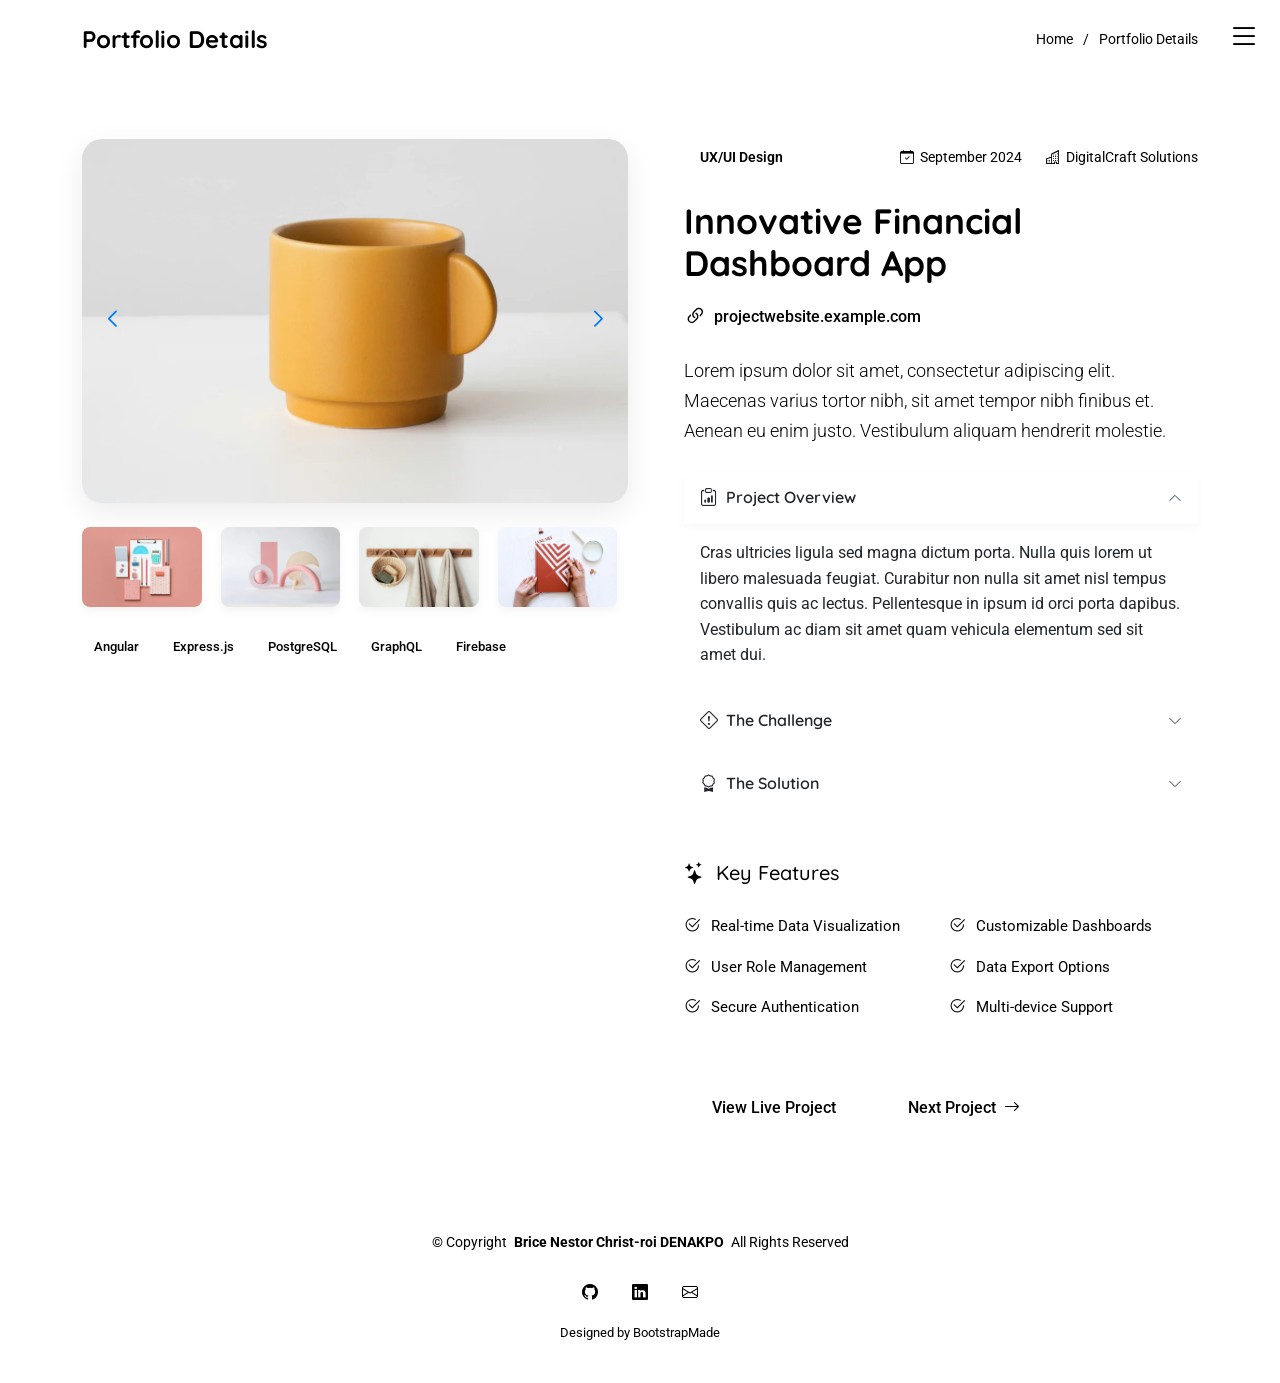
<file: portfolio-details.html>
<!DOCTYPE html>
<html lang="en">

<head>
  <meta charset="utf-8">
  <meta content="width=device-width, initial-scale=1.0" name="viewport">
  <title>Détails du Projet - Brice Nestor Christ-roi DENAKPO</title>
  <meta name="description" content="">
  <meta name="keywords" content="">

  <!-- Favicons -->
  <link href="assets/img/favicon.png" rel="icon">
  <link href="assets/img/apple-touch-icon.png" rel="apple-touch-icon">

  <!-- Fonts -->
  <link href="https://fonts.googleapis.com" rel="preconnect">
  <link href="https://fonts.gstatic.com" rel="preconnect" crossorigin>
  <link href="https://fonts.googleapis.com/css2?family=Roboto:ital,wght@0,100;0,300;0,400;0,500;0,700;0,900;1,100;1,300;1,400;1,500;1,700;1,900&family=Open+Sans:ital,wght@0,300;0,400;0,500;0,600;0,700;0,800;1,300;1,400;1,500;1,600;1,700;1,800&family=Quicksand:wght@300;400;500;600;700&display=swap" rel="stylesheet">

  <!-- Vendor CSS Files -->
  <link href="assets/vendor/bootstrap/css/bootstrap.min.css" rel="stylesheet">
  <link href="assets/vendor/bootstrap-icons/bootstrap-icons.css" rel="stylesheet">
  <link href="assets/vendor/aos/aos.css" rel="stylesheet">
  <link href="assets/vendor/glightbox/css/glightbox.min.css" rel="stylesheet">
  <link href="assets/vendor/swiper/swiper-bundle.min.css" rel="stylesheet">

  <!-- Main CSS File -->
  <link href="assets/css/main.css" rel="stylesheet">

  <!-- =======================================================
  * Template Name: Style
  * Template URL: https://bootstrapmade.com/style-bootstrap-portfolio-template/
  * Updated: Jul 02 2025 with Bootstrap v5.3.7
  * Author: BootstrapMade.com
  * License: https://bootstrapmade.com/license/
  ======================================================== -->
</head>

<body class="portfolio-details-page">

  <header id="header" class="header d-flex align-items-center fixed-top">
    <div class="container-fluid position-relative d-flex align-items-center justify-content-between">

      <a href="index.html" class="logo d-flex align-items-center">
        <!-- Uncomment the line below if you also wish to use an image logo -->
        <!-- <img src="assets/img/logo.webp" alt=""> -->
        <!-- Uncomment the line below if you also wish to use an text logo -->
        <!-- <h1 class="sitename">Style</h1>  -->
      </a>

      <nav id="navmenu" class="navmenu">

        <div class="profile-img">
          <img src="assets/img/profile/profile-square-1.webp" alt="" class="img-fluid rounded-circle">
        </div>

        <a href="index.html" class="logo d-flex align-items-center justify-content-center">
          <!-- Uncomment the line below if you also wish to use an image logo -->
          <!-- <img src="assets/img/logo.webp" alt=""> -->
          <h1 class="sitename">Alex Smith</h1>
        </a>

        <div class="social-links text-center">
          <a href="#" class="twitter"><i class="bi bi-twitter-x"></i></a>
          <a href="#" class="facebook"><i class="bi bi-facebook"></i></a>
          <a href="#" class="instagram"><i class="bi bi-instagram"></i></a>
          <a href="#" class="google-plus"><i class="bi bi-skype"></i></a>
          <a href="#" class="linkedin"><i class="bi bi-linkedin"></i></a>
        </div>

        <ul>
          <li><a href="#hero">Home</a></li>
          <li><a href="#about">About</a></li>
          <li><a href="#resume">Resume</a></li>
          <li><a href="#portfolio">Portfolio</a></li>
          <li><a href="#services">Services</a></li>
          <li class="dropdown"><a href="#"><span>Dropdown</span> <i class="bi bi-chevron-down toggle-dropdown"></i></a>
            <ul>
              <li><a href="#">Dropdown 1</a></li>
              <li class="dropdown"><a href="#"><span>Deep Dropdown</span> <i class="bi bi-chevron-down toggle-dropdown"></i></a>
                <ul>
                  <li><a href="#">Deep Dropdown 1</a></li>
                  <li><a href="#">Deep Dropdown 2</a></li>
                  <li><a href="#">Deep Dropdown 3</a></li>
                  <li><a href="#">Deep Dropdown 4</a></li>
                  <li><a href="#">Deep Dropdown 5</a></li>
                </ul>
              </li>
              <li><a href="#">Dropdown 2</a></li>
              <li><a href="#">Dropdown 3</a></li>
              <li><a href="#">Dropdown 4</a></li>
            </ul>
          </li>
          <li><a href="#contact">Contact</a></li>
        </ul>
        <i class="mobile-nav-toggle d-xl-none bi bi-list"></i>
      </nav>

    </div>
  </header>

  <main class="main">

    <!-- Page Title -->
    <div class="page-title light-background">
      <div class="container d-lg-flex justify-content-between align-items-center">
        <h1 class="mb-2 mb-lg-0">Portfolio Details</h1>
        <nav class="breadcrumbs">
          <ol>
            <li><a href="index.html">Home</a></li>
            <li class="current">Portfolio Details</li>
          </ol>
        </nav>
      </div>
    </div><!-- End Page Title -->

    <!-- Portfolio Details Section -->
    <section id="portfolio-details" class="portfolio-details section">

      <div class="container" data-aos="fade-up" data-aos-delay="100">

        <div class="row gy-4">
          <div class="col-lg-6" data-aos="fade-right">
            <div class="portfolio-details-media">
              <div class="main-image">
                <div class="portfolio-details-slider swiper init-swiper" data-aos="zoom-in">
                  <script type="application/json" class="swiper-config">
                    {
                      "loop": true,
                      "speed": 1000,
                      "autoplay": {
                        "delay": 6000
                      },
                      "effect": "creative",
                      "creativeEffect": {
                        "prev": {
                          "shadow": true,
                          "translate": [0, 0, -400]
                        },
                        "next": {
                          "translate": ["100%", 0, 0]
                        }
                      },
                      "slidesPerView": 1,
                      "navigation": {
                        "nextEl": ".swiper-button-next",
                        "prevEl": ".swiper-button-prev"
                      }
                    }
                  </script>
                  <div class="swiper-wrapper">
                    <div class="swiper-slide">
                      <img src="assets/img/portfolio/portfolio-5.webp" alt="Portfolio Image" class="img-fluid">
                    </div>
                    <div class="swiper-slide">
                      <img src="assets/img/portfolio/portfolio-7.webp" alt="Portfolio Image" class="img-fluid">
                    </div>
                    <div class="swiper-slide">
                      <img src="assets/img/portfolio/portfolio-8.webp" alt="Portfolio Image" class="img-fluid">
                    </div>
                  </div>
                  <div class="swiper-button-prev"></div>
                  <div class="swiper-button-next"></div>
                </div>
              </div>

              <div class="thumbnail-grid" data-aos="fade-up" data-aos-delay="200">
                <div class="row g-2 mt-3">
                  <div class="col-3">
                    <img src="assets/img/portfolio/portfolio-4.webp" alt="Gallery Image" class="img-fluid glightbox">
                  </div>
                  <div class="col-3">
                    <img src="assets/img/portfolio/portfolio-6.webp" alt="Gallery Image" class="img-fluid glightbox">
                  </div>
                  <div class="col-3">
                    <img src="assets/img/portfolio/portfolio-11.webp" alt="Gallery Image" class="img-fluid glightbox">
                  </div>
                  <div class="col-3">
                    <img src="assets/img/portfolio/portfolio-12.webp" alt="Gallery Image" class="img-fluid glightbox">
                  </div>
                </div>
              </div>

              <div class="tech-stack-badges" data-aos="fade-up" data-aos-delay="300">
                <span>Angular</span>
                <span>Express.js</span>
                <span>PostgreSQL</span>
                <span>GraphQL</span>
                <span>Firebase</span>
              </div>
            </div>
          </div>

          <div class="col-lg-6" data-aos="fade-left">
            <div class="portfolio-details-content">
              <div class="project-meta">
                <div class="badge-wrapper">
                  <span class="project-badge">UX/UI Design</span>
                </div>
                <div class="date-client">
                  <div class="meta-item">
                    <i class="bi bi-calendar-check"></i>
                    <span>September 2024</span>
                  </div>
                  <div class="meta-item">
                    <i class="bi bi-buildings"></i>
                    <span>DigitalCraft Solutions</span>
                  </div>
                </div>
              </div>

              <h2 class="project-title">Innovative Financial Dashboard App</h2>

              <div class="project-website">
                <i class="bi bi-link-45deg"></i>
                <a href="#" target="_blank">projectwebsite.example.com</a>
              </div>

              <div class="project-overview">
                <p class="lead">
                  Lorem ipsum dolor sit amet, consectetur adipiscing elit. Maecenas varius tortor nibh, sit amet tempor nibh finibus et. Aenean eu enim justo. Vestibulum aliquam hendrerit molestie.
                </p>

                <div class="accordion project-accordion" id="portfolio-details-projectAccordion">
                  <div class="accordion-item" data-aos="fade-up">
                    <h2 class="accordion-header">
                      <button class="accordion-button" type="button" data-bs-toggle="collapse" data-bs-target="#portfolio-details-collapse-1" aria-expanded="true" aria-controls="collapseOne">
                        <i class="bi bi-clipboard-data me-2"></i> Project Overview
                      </button>
                    </h2>
                    <div id="portfolio-details-collapse-1" class="accordion-collapse collapse show" data-bs-parent="#portfolio-details-projectAccordion">
                      <div class="accordion-body">
                        <p>Cras ultricies ligula sed magna dictum porta. Nulla quis lorem ut libero malesuada feugiat. Curabitur non nulla sit amet nisl tempus convallis quis ac lectus. Pellentesque in ipsum id orci porta dapibus. Vestibulum ac diam sit amet quam vehicula elementum sed sit amet dui.</p>
                      </div>
                    </div>
                  </div>

                  <div class="accordion-item" data-aos="fade-up" data-aos-delay="100">
                    <h2 class="accordion-header">
                      <button class="accordion-button collapsed" type="button" data-bs-toggle="collapse" data-bs-target="#portfolio-details-collapse-2" aria-expanded="false" aria-controls="collapseTwo">
                        <i class="bi bi-exclamation-diamond me-2"></i> The Challenge
                      </button>
                    </h2>
                    <div id="portfolio-details-collapse-2" class="accordion-collapse collapse" data-bs-parent="#portfolio-details-projectAccordion">
                      <div class="accordion-body">
                        <p>Mauris blandit aliquet elit, eget tincidunt nibh pulvinar a. Vivamus suscipit tortor eget felis porttitor volutpat. Curabitur aliquet quam id dui posuere blandit. Praesent sapien massa, convallis a pellentesque nec, egestas non nisi. Sed porttitor lectus nibh.</p>
                      </div>
                    </div>
                  </div>

                  <div class="accordion-item" data-aos="fade-up" data-aos-delay="200">
                    <h2 class="accordion-header">
                      <button class="accordion-button collapsed" type="button" data-bs-toggle="collapse" data-bs-target="#portfolio-details-collapse-3" aria-expanded="false" aria-controls="collapseThree">
                        <i class="bi bi-award me-2"></i> The Solution
                      </button>
                    </h2>
                    <div id="portfolio-details-collapse-3" class="accordion-collapse collapse" data-bs-parent="#portfolio-details-projectAccordion">
                      <div class="accordion-body">
                        <p>Donec sollicitudin molestie malesuada. Curabitur arcu erat, accumsan id imperdiet et, porttitor at sem. Vestibulum ante ipsum primis in faucibus orci luctus et ultrices posuere cubilia Curae; Donec velit neque, auctor sit amet aliquam vel, ullamcorper sit amet ligula.</p>
                      </div>
                    </div>
                  </div>
                </div>
              </div>

              <div class="project-features" data-aos="fade-up" data-aos-delay="300">
                <h3><i class="bi bi-stars"></i> Key Features</h3>
                <div class="row g-3">
                  <div class="col-md-6">
                    <ul class="feature-list">
                      <li><i class="bi bi-check2-circle"></i> Real-time Data Visualization</li>
                      <li><i class="bi bi-check2-circle"></i> User Role Management</li>
                      <li><i class="bi bi-check2-circle"></i> Secure Authentication</li>
                    </ul>
                  </div>
                  <div class="col-md-6">
                    <ul class="feature-list">
                      <li><i class="bi bi-check2-circle"></i> Customizable Dashboards</li>
                      <li><i class="bi bi-check2-circle"></i> Data Export Options</li>
                      <li><i class="bi bi-check2-circle"></i> Multi-device Support</li>
                    </ul>
                  </div>
                </div>
              </div>

              <div class="cta-buttons" data-aos="fade-up" data-aos-delay="400">
                <a href="#" class="btn-view-project">View Live Project</a>
                <a href="#" class="btn-next-project">Next Project <i class="bi bi-arrow-right"></i></a>
              </div>
            </div>
          </div>
        </div>

      </div>

    </section><!-- /Portfolio Details Section -->

  </main>

  <footer id="footer" class="footer dark-background">

    <div class="container">
      <div class="copyright text-center ">
        <p>© <span>Copyright</span> <strong class="px-1 sitename">Brice Nestor Christ-roi DENAKPO</strong> <span>All Rights Reserved</span></p>
      </div>
      <div class="social-links d-flex justify-content-center">
        <a href="https://github.com/DBrice53" target="_blank"><i class="bi bi-github"></i></a>
        <a href="#"><i class="bi bi-linkedin"></i></a>
        <a href="mailto:denankponestor14@gmail.com"><i class="bi bi-envelope"></i></a>
      </div>
      <div class="credits">
        <!-- All the links in the footer should remain intact. -->
        <!-- You can delete the links only if you've purchased the pro version. -->
        <!-- Licensing information: https://bootstrapmade.com/license/ -->
        <!-- Purchase the pro version with working PHP/AJAX contact form: [buy-url] -->
        Designed by <a href="https://bootstrapmade.com/">BootstrapMade</a>
      </div>
    </div>

  </footer>

  <!-- Scroll Top -->
  <a href="#" id="scroll-top" class="scroll-top d-flex align-items-center justify-content-center"><i class="bi bi-arrow-up-short"></i></a>

  <!-- Vendor JS Files -->
  <script src="assets/vendor/bootstrap/js/bootstrap.bundle.min.js"></script>
  <script src="assets/vendor/php-email-form/validate.js"></script>
  <script src="assets/vendor/aos/aos.js"></script>
  <script src="assets/vendor/purecounter/purecounter_vanilla.js"></script>
  <script src="assets/vendor/typed.js/typed.umd.js"></script>
  <script src="assets/vendor/waypoints/noframework.waypoints.js"></script>
  <script src="assets/vendor/glightbox/js/glightbox.min.js"></script>
  <script src="assets/vendor/imagesloaded/imagesloaded.pkgd.min.js"></script>
  <script src="assets/vendor/isotope-layout/isotope.pkgd.min.js"></script>
  <script src="assets/vendor/swiper/swiper-bundle.min.js"></script>

  <!-- Main JS File -->
  <script src="assets/js/main.js"></script>

</body>

</html>
</file>
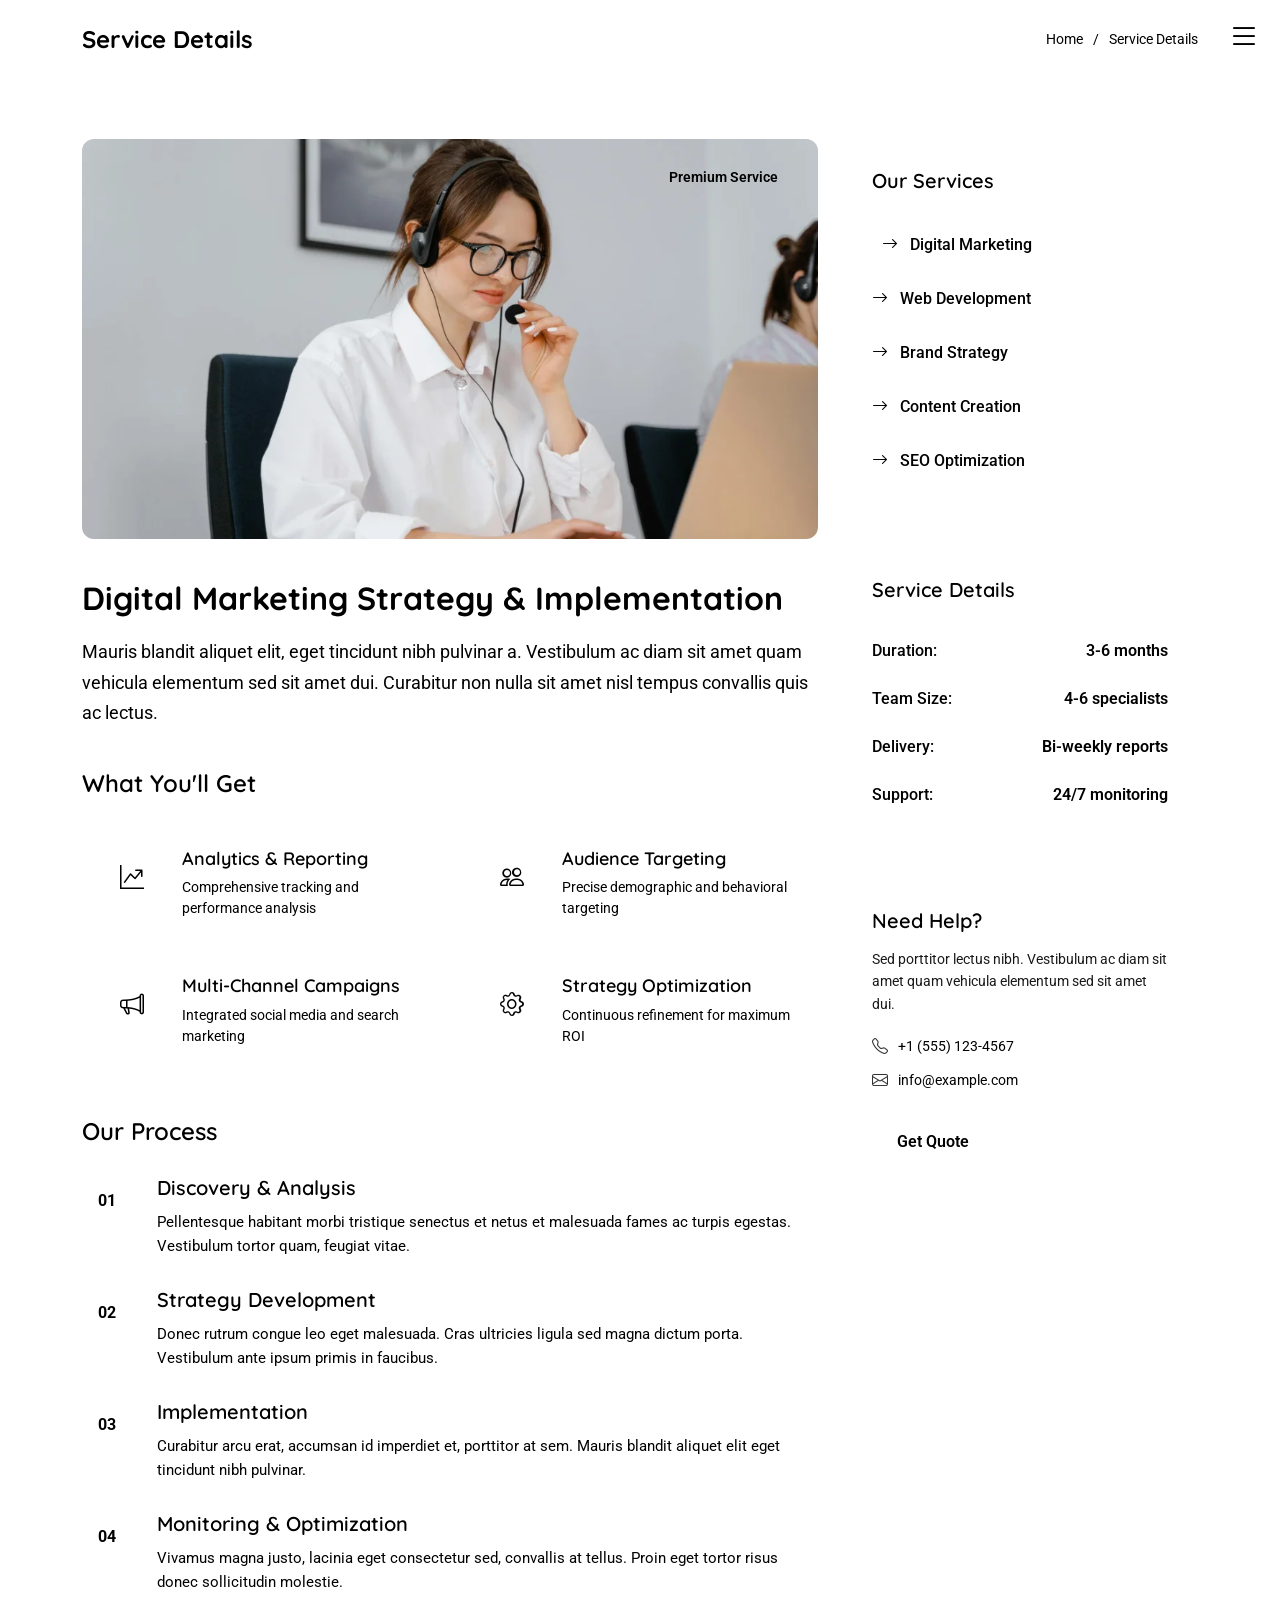
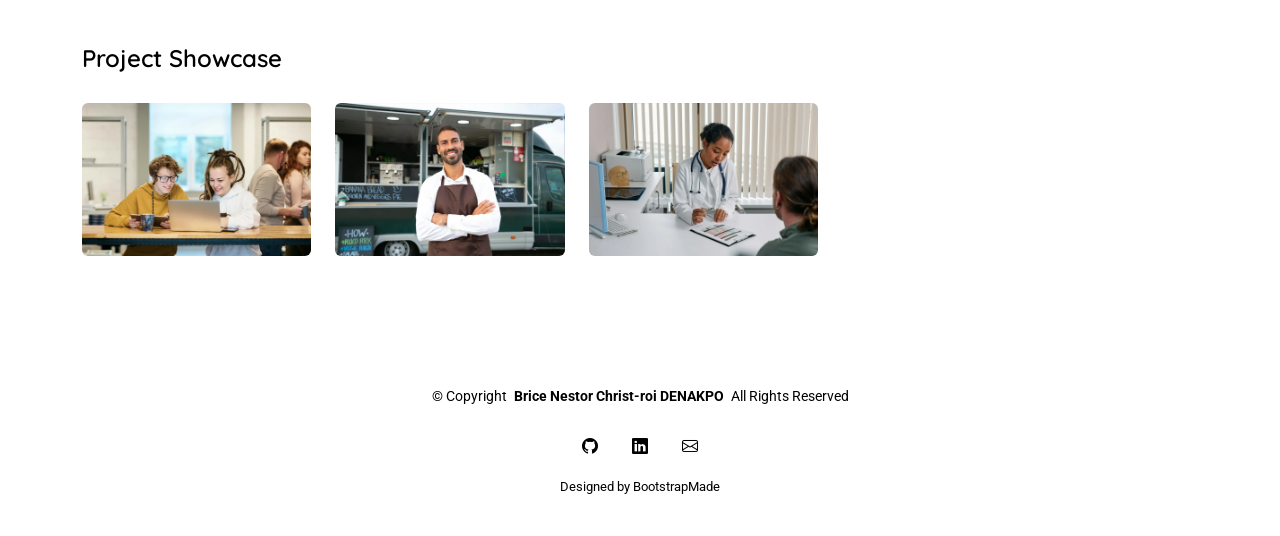
<file: service-details.html>
<!DOCTYPE html>
<html lang="en">

<head>
  <meta charset="utf-8">
  <meta content="width=device-width, initial-scale=1.0" name="viewport">
  <title>Détails du Service - Brice Nestor Christ-roi DENAKPO</title>
  <meta name="description" content="">
  <meta name="keywords" content="">

  <!-- Favicons -->
  <link href="assets/img/favicon.png" rel="icon">
  <link href="assets/img/apple-touch-icon.png" rel="apple-touch-icon">

  <!-- Fonts -->
  <link href="https://fonts.googleapis.com" rel="preconnect">
  <link href="https://fonts.gstatic.com" rel="preconnect" crossorigin>
  <link href="https://fonts.googleapis.com/css2?family=Roboto:ital,wght@0,100;0,300;0,400;0,500;0,700;0,900;1,100;1,300;1,400;1,500;1,700;1,900&family=Open+Sans:ital,wght@0,300;0,400;0,500;0,600;0,700;0,800;1,300;1,400;1,500;1,600;1,700;1,800&family=Quicksand:wght@300;400;500;600;700&display=swap" rel="stylesheet">

  <!-- Vendor CSS Files -->
  <link href="assets/vendor/bootstrap/css/bootstrap.min.css" rel="stylesheet">
  <link href="assets/vendor/bootstrap-icons/bootstrap-icons.css" rel="stylesheet">
  <link href="assets/vendor/aos/aos.css" rel="stylesheet">
  <link href="assets/vendor/glightbox/css/glightbox.min.css" rel="stylesheet">
  <link href="assets/vendor/swiper/swiper-bundle.min.css" rel="stylesheet">

  <!-- Main CSS File -->
  <link href="assets/css/main.css" rel="stylesheet">

  <!-- =======================================================
  * Template Name: Style
  * Template URL: https://bootstrapmade.com/style-bootstrap-portfolio-template/
  * Updated: Jul 02 2025 with Bootstrap v5.3.7
  * Author: BootstrapMade.com
  * License: https://bootstrapmade.com/license/
  ======================================================== -->
</head>

<body class="service-details-page">

  <header id="header" class="header d-flex align-items-center fixed-top">
    <div class="container-fluid position-relative d-flex align-items-center justify-content-between">

      <a href="index.html" class="logo d-flex align-items-center">
        <!-- Uncomment the line below if you also wish to use an image logo -->
        <!-- <img src="assets/img/logo.webp" alt=""> -->
        <!-- Uncomment the line below if you also wish to use an text logo -->
        <!-- <h1 class="sitename">Style</h1>  -->
      </a>

      <nav id="navmenu" class="navmenu">

        <div class="profile-img">
          <img src="assets/img/profile/profile-square-1.webp" alt="" class="img-fluid rounded-circle">
        </div>

        <a href="index.html" class="logo d-flex align-items-center justify-content-center">
          <!-- Uncomment the line below if you also wish to use an image logo -->
          <!-- <img src="assets/img/logo.webp" alt=""> -->
          <h1 class="sitename">Alex Smith</h1>
        </a>

        <div class="social-links text-center">
          <a href="#" class="twitter"><i class="bi bi-twitter-x"></i></a>
          <a href="#" class="facebook"><i class="bi bi-facebook"></i></a>
          <a href="#" class="instagram"><i class="bi bi-instagram"></i></a>
          <a href="#" class="google-plus"><i class="bi bi-skype"></i></a>
          <a href="#" class="linkedin"><i class="bi bi-linkedin"></i></a>
        </div>

        <ul>
          <li><a href="#hero">Home</a></li>
          <li><a href="#about">About</a></li>
          <li><a href="#resume">Resume</a></li>
          <li><a href="#portfolio">Portfolio</a></li>
          <li><a href="#services">Services</a></li>
          <li class="dropdown"><a href="#"><span>Dropdown</span> <i class="bi bi-chevron-down toggle-dropdown"></i></a>
            <ul>
              <li><a href="#">Dropdown 1</a></li>
              <li class="dropdown"><a href="#"><span>Deep Dropdown</span> <i class="bi bi-chevron-down toggle-dropdown"></i></a>
                <ul>
                  <li><a href="#">Deep Dropdown 1</a></li>
                  <li><a href="#">Deep Dropdown 2</a></li>
                  <li><a href="#">Deep Dropdown 3</a></li>
                  <li><a href="#">Deep Dropdown 4</a></li>
                  <li><a href="#">Deep Dropdown 5</a></li>
                </ul>
              </li>
              <li><a href="#">Dropdown 2</a></li>
              <li><a href="#">Dropdown 3</a></li>
              <li><a href="#">Dropdown 4</a></li>
            </ul>
          </li>
          <li><a href="#contact">Contact</a></li>
        </ul>
        <i class="mobile-nav-toggle d-xl-none bi bi-list"></i>
      </nav>

    </div>
  </header>

  <main class="main">

    <!-- Page Title -->
    <div class="page-title light-background">
      <div class="container d-lg-flex justify-content-between align-items-center">
        <h1 class="mb-2 mb-lg-0">Service Details</h1>
        <nav class="breadcrumbs">
          <ol>
            <li><a href="index.html">Home</a></li>
            <li class="current">Service Details</li>
          </ol>
        </nav>
      </div>
    </div><!-- End Page Title -->

    <!-- Service Details Section -->
    <section id="service-details" class="service-details section">

      <div class="container" data-aos="fade-up" data-aos-delay="100">

        <div class="row gy-5">

          <div class="col-lg-8" data-aos="fade-up" data-aos-delay="200">
            <div class="service-hero">
              <img src="assets/img/services/services-7.webp" alt="" class="img-fluid">
              <div class="service-badge">
                <span>Premium Service</span>
              </div>
            </div>

            <div class="service-content">
              <div class="service-header">
                <h2>Digital Marketing Strategy &amp; Implementation</h2>
                <p class="service-intro">Mauris blandit aliquet elit, eget tincidunt nibh pulvinar a. Vestibulum ac diam sit amet quam vehicula elementum sed sit amet dui. Curabitur non nulla sit amet nisl tempus convallis quis ac lectus.</p>
              </div>

              <div class="service-features">
                <h4>What You'll Get</h4>
                <div class="row gy-3">
                  <div class="col-md-6">
                    <div class="feature-item">
                      <div class="feature-icon">
                        <i class="bi bi-graph-up-arrow"></i>
                      </div>
                      <div class="feature-content">
                        <h5>Analytics &amp; Reporting</h5>
                        <p>Comprehensive tracking and performance analysis</p>
                      </div>
                    </div>
                  </div>
                  <div class="col-md-6">
                    <div class="feature-item">
                      <div class="feature-icon">
                        <i class="bi bi-people"></i>
                      </div>
                      <div class="feature-content">
                        <h5>Audience Targeting</h5>
                        <p>Precise demographic and behavioral targeting</p>
                      </div>
                    </div>
                  </div>
                  <div class="col-md-6">
                    <div class="feature-item">
                      <div class="feature-icon">
                        <i class="bi bi-megaphone"></i>
                      </div>
                      <div class="feature-content">
                        <h5>Multi-Channel Campaigns</h5>
                        <p>Integrated social media and search marketing</p>
                      </div>
                    </div>
                  </div>
                  <div class="col-md-6">
                    <div class="feature-item">
                      <div class="feature-icon">
                        <i class="bi bi-gear"></i>
                      </div>
                      <div class="feature-content">
                        <h5>Strategy Optimization</h5>
                        <p>Continuous refinement for maximum ROI</p>
                      </div>
                    </div>
                  </div>
                </div>
              </div>

              <div class="service-process">
                <h4>Our Process</h4>
                <div class="process-steps">
                  <div class="process-step">
                    <div class="step-number">01</div>
                    <div class="step-content">
                      <h5>Discovery &amp; Analysis</h5>
                      <p>Pellentesque habitant morbi tristique senectus et netus et malesuada fames ac turpis egestas. Vestibulum tortor quam, feugiat vitae.</p>
                    </div>
                  </div>
                  <div class="process-step">
                    <div class="step-number">02</div>
                    <div class="step-content">
                      <h5>Strategy Development</h5>
                      <p>Donec rutrum congue leo eget malesuada. Cras ultricies ligula sed magna dictum porta. Vestibulum ante ipsum primis in faucibus.</p>
                    </div>
                  </div>
                  <div class="process-step">
                    <div class="step-number">03</div>
                    <div class="step-content">
                      <h5>Implementation</h5>
                      <p>Curabitur arcu erat, accumsan id imperdiet et, porttitor at sem. Mauris blandit aliquet elit eget tincidunt nibh pulvinar.</p>
                    </div>
                  </div>
                  <div class="process-step">
                    <div class="step-number">04</div>
                    <div class="step-content">
                      <h5>Monitoring &amp; Optimization</h5>
                      <p>Vivamus magna justo, lacinia eget consectetur sed, convallis at tellus. Proin eget tortor risus donec sollicitudin molestie.</p>
                    </div>
                  </div>
                </div>
              </div>

              <div class="service-gallery" data-aos="fade-up" data-aos-delay="300">
                <h4>Project Showcase</h4>
                <div class="row gy-3">
                  <div class="col-md-4">
                    <img src="assets/img/services/services-2.webp" alt="" class="img-fluid rounded">
                  </div>
                  <div class="col-md-4">
                    <img src="assets/img/services/services-8.webp" alt="" class="img-fluid rounded">
                  </div>
                  <div class="col-md-4">
                    <img src="assets/img/services/services-11.webp" alt="" class="img-fluid rounded">
                  </div>
                </div>
              </div>
            </div>
          </div>

          <div class="col-lg-4" data-aos="fade-up" data-aos-delay="400">
            <div class="service-sidebar">

              <div class="service-menu">
                <h4>Our Services</h4>
                <div class="menu-list">
                  <a href="#" class="menu-item active">
                    <i class="bi bi-arrow-right"></i>
                    <span>Digital Marketing</span>
                  </a>
                  <a href="#" class="menu-item">
                    <i class="bi bi-arrow-right"></i>
                    <span>Web Development</span>
                  </a>
                  <a href="#" class="menu-item">
                    <i class="bi bi-arrow-right"></i>
                    <span>Brand Strategy</span>
                  </a>
                  <a href="#" class="menu-item">
                    <i class="bi bi-arrow-right"></i>
                    <span>Content Creation</span>
                  </a>
                  <a href="#" class="menu-item">
                    <i class="bi bi-arrow-right"></i>
                    <span>SEO Optimization</span>
                  </a>
                </div>
              </div>

              <div class="service-info">
                <h4>Service Details</h4>
                <div class="info-list">
                  <div class="info-item">
                    <span class="info-label">Duration:</span>
                    <span class="info-value">3-6 months</span>
                  </div>
                  <div class="info-item">
                    <span class="info-label">Team Size:</span>
                    <span class="info-value">4-6 specialists</span>
                  </div>
                  <div class="info-item">
                    <span class="info-label">Delivery:</span>
                    <span class="info-value">Bi-weekly reports</span>
                  </div>
                  <div class="info-item">
                    <span class="info-label">Support:</span>
                    <span class="info-value">24/7 monitoring</span>
                  </div>
                </div>
              </div>

              <div class="contact-card">
                <div class="contact-content">
                  <h4>Need Help?</h4>
                  <p>Sed porttitor lectus nibh. Vestibulum ac diam sit amet quam vehicula elementum sed sit amet dui.</p>
                  <div class="contact-info">
                    <div class="contact-item">
                      <i class="bi bi-telephone"></i>
                      <span>+1 (555) 123-4567</span>
                    </div>
                    <div class="contact-item">
                      <i class="bi bi-envelope"></i>
                      <span>info@example.com</span>
                    </div>
                  </div>
                  <a href="#" class="btn btn-primary">Get Quote</a>
                </div>
              </div>

            </div>
          </div>

        </div>

      </div>

    </section><!-- /Service Details Section -->

  </main>

  <footer id="footer" class="footer dark-background">

    <div class="container">
      <div class="copyright text-center ">
        <p>© <span>Copyright</span> <strong class="px-1 sitename">Brice Nestor Christ-roi DENAKPO</strong> <span>All Rights Reserved</span></p>
      </div>
      <div class="social-links d-flex justify-content-center">
        <a href="https://github.com/DBrice53" target="_blank"><i class="bi bi-github"></i></a>
        <a href="#"><i class="bi bi-linkedin"></i></a>
        <a href="mailto:denankponestor14@gmail.com"><i class="bi bi-envelope"></i></a>
      </div>
      <div class="credits">
        <!-- All the links in the footer should remain intact. -->
        <!-- You can delete the links only if you've purchased the pro version. -->
        <!-- Licensing information: https://bootstrapmade.com/license/ -->
        <!-- Purchase the pro version with working PHP/AJAX contact form: [buy-url] -->
        Designed by <a href="https://bootstrapmade.com/">BootstrapMade</a>
      </div>
    </div>

  </footer>

  <!-- Scroll Top -->
  <a href="#" id="scroll-top" class="scroll-top d-flex align-items-center justify-content-center"><i class="bi bi-arrow-up-short"></i></a>

  <!-- Vendor JS Files -->
  <script src="assets/vendor/bootstrap/js/bootstrap.bundle.min.js"></script>
  <script src="assets/vendor/php-email-form/validate.js"></script>
  <script src="assets/vendor/aos/aos.js"></script>
  <script src="assets/vendor/purecounter/purecounter_vanilla.js"></script>
  <script src="assets/vendor/typed.js/typed.umd.js"></script>
  <script src="assets/vendor/waypoints/noframework.waypoints.js"></script>
  <script src="assets/vendor/glightbox/js/glightbox.min.js"></script>
  <script src="assets/vendor/imagesloaded/imagesloaded.pkgd.min.js"></script>
  <script src="assets/vendor/isotope-layout/isotope.pkgd.min.js"></script>
  <script src="assets/vendor/swiper/swiper-bundle.min.js"></script>

  <!-- Main JS File -->
  <script src="assets/js/main.js"></script>

</body>

</html>
</file>
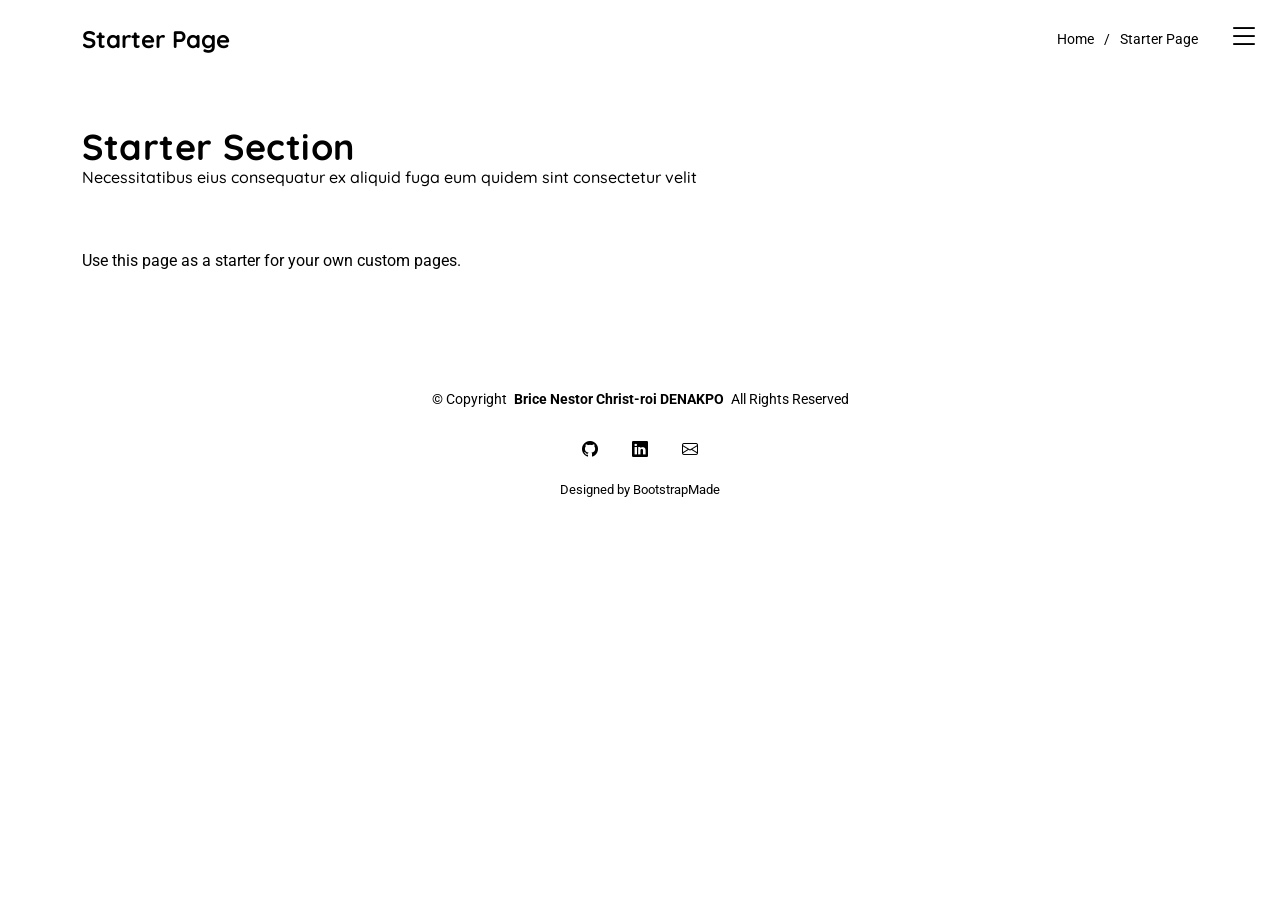
<file: starter-page.html>
<!DOCTYPE html>
<html lang="en">

<head>
  <meta charset="utf-8">
  <meta content="width=device-width, initial-scale=1.0" name="viewport">
  <title>Page de Base - Brice Nestor Christ-roi DENAKPO</title>
  <meta name="description" content="">
  <meta name="keywords" content="">

  <!-- Favicons -->
  <link href="assets/img/favicon.png" rel="icon">
  <link href="assets/img/apple-touch-icon.png" rel="apple-touch-icon">

  <!-- Fonts -->
  <link href="https://fonts.googleapis.com" rel="preconnect">
  <link href="https://fonts.gstatic.com" rel="preconnect" crossorigin>
  <link href="https://fonts.googleapis.com/css2?family=Roboto:ital,wght@0,100;0,300;0,400;0,500;0,700;0,900;1,100;1,300;1,400;1,500;1,700;1,900&family=Open+Sans:ital,wght@0,300;0,400;0,500;0,600;0,700;0,800;1,300;1,400;1,500;1,600;1,700;1,800&family=Quicksand:wght@300;400;500;600;700&display=swap" rel="stylesheet">

  <!-- Vendor CSS Files -->
  <link href="assets/vendor/bootstrap/css/bootstrap.min.css" rel="stylesheet">
  <link href="assets/vendor/bootstrap-icons/bootstrap-icons.css" rel="stylesheet">
  <link href="assets/vendor/aos/aos.css" rel="stylesheet">
  <link href="assets/vendor/glightbox/css/glightbox.min.css" rel="stylesheet">
  <link href="assets/vendor/swiper/swiper-bundle.min.css" rel="stylesheet">

  <!-- Main CSS File -->
  <link href="assets/css/main.css" rel="stylesheet">

  <!-- =======================================================
  * Template Name: Style
  * Template URL: https://bootstrapmade.com/style-bootstrap-portfolio-template/
  * Updated: Jul 02 2025 with Bootstrap v5.3.7
  * Author: BootstrapMade.com
  * License: https://bootstrapmade.com/license/
  ======================================================== -->
</head>

<body class="starter-page-page">

  <header id="header" class="header d-flex align-items-center fixed-top">
    <div class="container-fluid position-relative d-flex align-items-center justify-content-between">

      <a href="index.html" class="logo d-flex align-items-center">
        <!-- Uncomment the line below if you also wish to use an image logo -->
        <!-- <img src="assets/img/logo.webp" alt=""> -->
        <!-- Uncomment the line below if you also wish to use an text logo -->
        <!-- <h1 class="sitename">Style</h1>  -->
      </a>

      <nav id="navmenu" class="navmenu">

        <div class="profile-img">
          <img src="assets/img/profile/profile-square-1.webp" alt="" class="img-fluid rounded-circle">
        </div>

        <a href="index.html" class="logo d-flex align-items-center justify-content-center">
          <!-- Uncomment the line below if you also wish to use an image logo -->
          <!-- <img src="assets/img/logo.webp" alt=""> -->
          <h1 class="sitename">Alex Smith</h1>
        </a>

        <div class="social-links text-center">
          <a href="#" class="twitter"><i class="bi bi-twitter-x"></i></a>
          <a href="#" class="facebook"><i class="bi bi-facebook"></i></a>
          <a href="#" class="instagram"><i class="bi bi-instagram"></i></a>
          <a href="#" class="google-plus"><i class="bi bi-skype"></i></a>
          <a href="#" class="linkedin"><i class="bi bi-linkedin"></i></a>
        </div>

        <ul>
          <li><a href="#hero">Home</a></li>
          <li><a href="#about">About</a></li>
          <li><a href="#resume">Resume</a></li>
          <li><a href="#portfolio">Portfolio</a></li>
          <li><a href="#services">Services</a></li>
          <li class="dropdown"><a href="#"><span>Dropdown</span> <i class="bi bi-chevron-down toggle-dropdown"></i></a>
            <ul>
              <li><a href="#">Dropdown 1</a></li>
              <li class="dropdown"><a href="#"><span>Deep Dropdown</span> <i class="bi bi-chevron-down toggle-dropdown"></i></a>
                <ul>
                  <li><a href="#">Deep Dropdown 1</a></li>
                  <li><a href="#">Deep Dropdown 2</a></li>
                  <li><a href="#">Deep Dropdown 3</a></li>
                  <li><a href="#">Deep Dropdown 4</a></li>
                  <li><a href="#">Deep Dropdown 5</a></li>
                </ul>
              </li>
              <li><a href="#">Dropdown 2</a></li>
              <li><a href="#">Dropdown 3</a></li>
              <li><a href="#">Dropdown 4</a></li>
            </ul>
          </li>
          <li><a href="#contact">Contact</a></li>
        </ul>
        <i class="mobile-nav-toggle d-xl-none bi bi-list"></i>
      </nav>

    </div>
  </header>

  <main class="main">

    <!-- Page Title -->
    <div class="page-title light-background">
      <div class="container d-lg-flex justify-content-between align-items-center">
        <h1 class="mb-2 mb-lg-0">Starter Page</h1>
        <nav class="breadcrumbs">
          <ol>
            <li><a href="index.html">Home</a></li>
            <li class="current">Starter Page</li>
          </ol>
        </nav>
      </div>
    </div><!-- End Page Title -->

    <!-- Starter Section Section -->
    <section id="starter-section" class="starter-section section">

      <!-- Section Title -->
      <div class="container section-title">
        <h2>Starter Section</h2>
        <p>Necessitatibus eius consequatur ex aliquid fuga eum quidem sint consectetur velit</p>
      </div><!-- End Section Title -->

      <div class="container" data-aos="fade-up">
        <p>Use this page as a starter for your own custom pages.</p>
      </div>

    </section><!-- /Starter Section Section -->

  </main>

  <footer id="footer" class="footer dark-background">

    <div class="container">
      <div class="copyright text-center ">
        <p>© <span>Copyright</span> <strong class="px-1 sitename">Brice Nestor Christ-roi DENAKPO</strong> <span>All Rights Reserved</span></p>
      </div>
      <div class="social-links d-flex justify-content-center">
        <a href="https://github.com/DBrice53" target="_blank"><i class="bi bi-github"></i></a>
        <a href="#"><i class="bi bi-linkedin"></i></a>
        <a href="mailto:denankponestor14@gmail.com"><i class="bi bi-envelope"></i></a>
      </div>
      <div class="credits">
        <!-- All the links in the footer should remain intact. -->
        <!-- You can delete the links only if you've purchased the pro version. -->
        <!-- Licensing information: https://bootstrapmade.com/license/ -->
        <!-- Purchase the pro version with working PHP/AJAX contact form: [buy-url] -->
        Designed by <a href="https://bootstrapmade.com/">BootstrapMade</a>
      </div>
    </div>

  </footer>

  <!-- Scroll Top -->
  <a href="#" id="scroll-top" class="scroll-top d-flex align-items-center justify-content-center"><i class="bi bi-arrow-up-short"></i></a>

  <!-- Vendor JS Files -->
  <script src="assets/vendor/bootstrap/js/bootstrap.bundle.min.js"></script>
  <script src="assets/vendor/php-email-form/validate.js"></script>
  <script src="assets/vendor/aos/aos.js"></script>
  <script src="assets/vendor/purecounter/purecounter_vanilla.js"></script>
  <script src="assets/vendor/typed.js/typed.umd.js"></script>
  <script src="assets/vendor/waypoints/noframework.waypoints.js"></script>
  <script src="assets/vendor/glightbox/js/glightbox.min.js"></script>
  <script src="assets/vendor/imagesloaded/imagesloaded.pkgd.min.js"></script>
  <script src="assets/vendor/isotope-layout/isotope.pkgd.min.js"></script>
  <script src="assets/vendor/swiper/swiper-bundle.min.js"></script>

  <!-- Main JS File -->
  <script src="assets/js/main.js"></script>

</body>

</html>
</file>
<file: assets/css/main.css>
@charset "UTF-8";


:root {
  --default-font: "Roboto",  system-ui, -apple-system, "Segoe UI", Roboto, "Helvetica Neue", Arial, "Noto Sans", "Liberation Sans", sans-serif, "Apple Color Emoji", "Segoe UI Emoji", "Segoe UI Symbol", "Noto Color Emoji";
  --heading-font: "Quicksand",  sans-serif;
  --nav-font: "Open Sans",  sans-serif;
}

/* Global Colors - The following color variables are used throughout the website. Updating them here will change the color scheme of the entire website */
:root {
  /* Rouge */
  --color-red-lightest: #F5D3D7;
  --color-red-light: #E77A84;
  --color-red: #B31C2A; /* Accent principal */
  --color-red-dark: #7D141E;
  --color-red-darkest: #3C0A0E;

  /* Gris */
  --color-gray-lightest: #F7F9FA;
  --color-gray-light: #E2E6EB;
  --color-gray: #B0B7C2;
  --color-gray-dark: #5A606A;
  --color-gray-darkest: #1C1E22;

  /* Noirs */
  --color-black: #000000;
  --color-black-soft: #111111;
}

.dark-theme {
  --background-color: var(--color-black);
  --default-color: var(--color-gray-light);
  --heading-color: #ffffff;
  --accent-color: var(--color-red);
  --surface-color: var(--color-black-soft);
  --contrast-color: #ffffff;

  /* Nav */
  --nav-color: var(--color-gray-light);
  --nav-hover-color: var(--color-red);
  --nav-mobile-background-color: var(--color-black-soft);
  --nav-dropdown-background-color: #1c1c1ca2;
  --nav-dropdown-color: var(--color-gray-light);
  --nav-dropdown-hover-color: #ffffff;
}

.light-theme {
  --background-color: var(--color-gray-lightest); /* Fond clair */
  --default-color: var(--color-gray-darkest); /* Texte principal sombre */
  --heading-color: var(--color-black);
  --accent-color: var(--color-red); /* Accent identique au sombre */
  --surface-color: #ffffff; /* Surfaces blanches (cartes, box) */
  --contrast-color: #000000;

  /* Nav */
  --nav-color: var(--color-gray-dark);
  --nav-hover-color: var(--color-red-dark);
  --nav-mobile-background-color: #ffffff;
  --nav-dropdown-background-color: #f0f0f0ee;
  --nav-dropdown-color: var(--color-gray-darkest);
  --nav-dropdown-hover-color: var(--color-red);
}


/* Navigation */
/* :root {
  --nav-color: var(--color-gray-light);
  --nav-hover-color: var(--color-red);
  --nav-mobile-background-color: var(--color-black-soft);
  --nav-dropdown-background-color: #1c1c1ca2;
  --nav-dropdown-color: var(--color-gray-light);
  --nav-dropdown-hover-color: #ffffff;
} */


/* Smooth scroll */
:root {
  scroll-behavior: smooth;
}

/*--------------------------------------------------------------
# General Styling & Shared Classes
--------------------------------------------------------------*/
body {
  color: var(--default-color);
  background-color: var(--background-color);
  font-family: var(--default-font);
}

/* --- Switch toggle --- */
/* --- Switch toggle avec icônes --- */
.theme-toggle {
  position: fixed;
  top: 1rem;
  left: 1rem; /* placé en haut à gauche */
  z-index: 1000;
}

.switch {
  display: flex;
  align-items: center;
  justify-content: space-between;
  width: 60px;
  height: 30px;
  background: var(--surface-color);
  border-radius: 25px;
  position: relative;
  cursor: pointer;
  padding: 0 8px;
  transition: background 0.3s;
  box-shadow: 0 0 5px rgba(0,0,0,0.2);
}

.switch .icon {
  font-size: 14px;
  position: relative;
  z-index: 2;
  transition: opacity 0.3s;
}

.switch .moon i { color: var(--accent-color); }
.switch .sun i { color: var(--accent-color); }

/* Bouton rond qui glisse */
.switch::after {
  content: '';
  width: 24px;
  height: 24px;
  background: var(--accent-color);
  border-radius: 50%;
  position: absolute;
  top: 3px;
  left: 3px;
  transition: transform 0.3s, background 0.3s;
  z-index: 1;
}

#theme-switch {
  display: none;
}

/* Quand activé (mode clair) */
#theme-switch:checked + .switch::after {
  transform: translateX(30px);
}

#theme-switch:checked + .switch .moon {
  opacity: 0.4;
}

#theme-switch:not(:checked) + .switch .sun {
  opacity: 0.4;
}

/* ✅ Version mobile (max-width: 768px) */
@media (max-width: 768px) {
  .theme-toggle {
    top: 0.5rem;
    left: 0.5rem;
  }

  .switch {
    width: 45px;
    height: 22px;
    padding: 0 6px;
  }

  .switch::after {
    width: 18px;
    height: 18px;
    top: 2px;
    left: 2px;
  }

  #theme-switch:checked + .switch::after {
    transform: translateX(21px);
  }

  .switch .icon {
    font-size: 12px;
  }
}

a {
  color: var(--accent-color);
  text-decoration: none;
  transition: 0.3s;
}

a:hover {
  color: color-mix(in srgb, var(--accent-color), transparent 25%);
  text-decoration: none;
}

h1,
h2,
h3,
h4,
h5,
h6 {
  color: var(--heading-color);
  font-family: var(--heading-font);
}

/* PHP Email Form Messages
------------------------------*/
.php-email-form .error-message {
  display: none;
  background: #df1529;
  color: #ffffff;
  text-align: left;
  padding: 15px;
  margin-bottom: 24px;
  font-weight: 600;
}

.php-email-form .sent-message {
  display: none;
  color: #ffffff;
  background: #059652;
  text-align: center;
  padding: 15px;
  margin-bottom: 24px;
  font-weight: 600;
}

.php-email-form .loading {
  display: none;
  background: linear-gradient(135deg, var(--nav-dropdown-background-color) 0%, color-mix(in srgb, var(--surface-color), var(--accent-color) 5%) 100%);
  text-align: center;
  padding: 15px;
  margin-bottom: 24px;
}

.php-email-form .loading:before {
  content: "";
  display: inline-block;
  border-radius: 50%;
  width: 24px;
  height: 24px;
  margin: 0 10px -6px 0;
  border: 3px solid var(--accent-color);
  border-top-color: var(--surface-color);
  animation: php-email-form-loading 1s linear infinite;
}

@keyframes php-email-form-loading {
  0% {
    transform: rotate(0deg);
  }

  100% {
    transform: rotate(360deg);
  }
}

/*--------------------------------------------------------------
# Global Header
--------------------------------------------------------------*/
.header {
  --background-color: linear-gradient(135deg, var(--nav-dropdown-background-color) 0%, color-mix(in srgb, var(--surface-color), var(--accent-color) 5%) 100%);
  color: var(--default-color);
  background-color: var(--background-color);
  padding: 15px 0;
  transition: all 0.5s;
  z-index: 997;
}

.header .logo {
  line-height: 1;
}

.header .logo img {
  max-height: 42px;
  margin-right: 8px;
}

.header .logo h1 {
  font-size: 30px;
  margin: 0;
  font-weight: 700;
  color: var(--heading-color);
}

/*--------------------------------------------------------------
# Navigation Menu
--------------------------------------------------------------*/
/* Navmenu */
.mobile-nav-toggle {
  color: var(--nav-color);
  position: fixed;
  top: 20px;
  right: 20px;
  font-size: 32px;
  line-height: 0;
  cursor: pointer;
  display: block !important;
  z-index: 998;
  transition: 0.3s;
}

.mobile-nav-toggle:hover {
  color: var(--nav-hover-color);
}

.navmenu {
  position: fixed;
  top: 0;
  bottom: 0;
  right: -300px;
  z-index: 997;
  transition: 0.3s;
  width: 300px;
  overflow: hidden;
}

.navmenu .profile-img img {
  margin: 15px auto;
  display: block;
  width: 160px;
  border: 8px solid color-mix(in srgb, var(--contrast-color), transparent 85%);
}

.navmenu .logo {
  line-height: 1;
  margin-bottom: 15px;
}

.navmenu .logo img {
  max-height: 32px;
  margin-right: 8px;
}

.navmenu .logo h1 {
  font-size: 24px;
  margin: 0;
  font-weight: 700;
  color: var(--contrast-color);
}

.navmenu .social-links {
  margin: 0 0 20px 0;
}

.navmenu .social-links a {
  font-size: 16px;
  display: inline-flex;
  align-items: center;
  justify-content: center;
  padding: 0;
  background: color-mix(in srgb, var(--contrast-color), transparent 90%);
  color: var(--contrast-color);
  margin: 0 2px;
  border-radius: 50%;
  width: 40px;
  height: 40px;
  transition: 0.3s;
}

.navmenu .social-links a i {
  margin: 0;
}

.navmenu .social-links a:hover {
  color: var(--contrast-color);
  background: var(--accent-color);
}

.navmenu ul {
  display: block;
  list-style: none;
  padding: 10px 0;
  margin: 0;
  overflow-y: auto;
  transition: 0.3s;
  z-index: 998;
}

.navmenu a,
.navmenu a:focus {
  color: var(--nav-dropdown-color);
  padding: 10px 20px;
  font-family: var(--nav-font);
  font-size: 17px;
  font-weight: 500;
  display: flex;
  align-items: center;
  justify-content: space-between;
  white-space: nowrap;
  transition: 0.3s;
}

.navmenu a i,
.navmenu a:focus i {
  font-size: 12px;
  line-height: 0;
  margin-left: 5px;
  width: 30px;
  height: 30px;
  display: flex;
  align-items: center;
  justify-content: center;
  border-radius: 50%;
  transition: 0.3s;
  background-color: color-mix(in srgb, var(--accent-color), transparent 90%);
}

.navmenu a i:hover,
.navmenu a:focus i:hover {
  background-color: var(--accent-color);
  color: var(--contrast-color);
}

.navmenu a:hover,
.navmenu .active,
.navmenu .active:focus {
  color: var(--nav-dropdown-hover-color);
}

.navmenu .active i,
.navmenu .active:focus i {
  background-color: var(--accent-color);
  color: var(--contrast-color);
  transform: rotate(180deg);
}

.navmenu .dropdown ul {
  position: static;
  display: none;
  z-index: 99;
  padding: 10px 0;
  margin: 10px 20px;
  box-shadow: none;
  transition: all 0.5s ease-in-out;
}

.navmenu .dropdown>.dropdown-active {
  display: block;
  background-color: var(--nav-dropdown-background-color);
  border: 1px solid color-mix(in srgb, var(--nav-dropdown-color), transparent 90%);
}

.mobile-nav-active {
  overflow: hidden;
}

.mobile-nav-active .mobile-nav-toggle {
  right: 310px;
  font-size: 36px;
}

.mobile-nav-active .navmenu {
  position: fixed;
  overflow: hidden;
  top: 0;
  bottom: 0;
  right: 0;
  background-color: var(--nav-mobile-background-color);
  transition: 0.3s;
}

/*--------------------------------------------------------------
# Global Footer
--------------------------------------------------------------*/
.footer {
  color: var(--default-color);
  background-color: var(--background-color);
  font-size: 14px;
  padding: 40px 0;
  position: relative;
}

.footer .copyright p {
  margin-bottom: 0;
}

.footer .social-links {
  margin-top: 20px;
}

.footer .social-links a {
  display: flex;
  align-items: center;
  justify-content: center;
  width: 40px;
  height: 40px;
  border-radius: 50%;
  border: 1px solid color-mix(in srgb, var(--default-color), transparent 50%);
  font-size: 16px;
  color: color-mix(in srgb, var(--default-color), transparent 50%);
  margin: 0 5px;
  transition: 0.3s;
}

.footer .social-links a:hover {
  color: var(--accent-color);
  border-color: var(--accent-color);
}

.footer .credits {
  margin-top: 10px;
  font-size: 13px;
  text-align: center;
}

/*--------------------------------------------------------------
# Scroll Top Button
--------------------------------------------------------------*/
.scroll-top {
  position: fixed;
  visibility: hidden;
  opacity: 0;
  right: 15px;
  bottom: -15px;
  z-index: 99999;
  background-color: var(--accent-color);
  width: 44px;
  height: 44px;
  border-radius: 50px;
  transition: all 0.4s;
}

.scroll-top i {
  font-size: 24px;
  color: var(--contrast-color);
  line-height: 0;
}

.scroll-top:hover {
  background-color: color-mix(in srgb, var(--accent-color), transparent 20%);
  color: var(--contrast-color);
}

.scroll-top.active {
  visibility: visible;
  opacity: 1;
  bottom: 15px;
}

/*--------------------------------------------------------------
# Disable aos animation delay on mobile devices
--------------------------------------------------------------*/
@media screen and (max-width: 768px) {
  [data-aos-delay] {
    transition-delay: 0 !important;
  }
}

/*--------------------------------------------------------------
# Global Page Titles & Breadcrumbs
--------------------------------------------------------------*/
.page-title {
  color: var(--default-color);
  background-color: var(--background-color);
  padding: 25px 0;
  position: relative;
}

.page-title h1 {
  font-size: 24px;
  font-weight: 700;
}

.page-title .breadcrumbs ol {
  display: flex;
  flex-wrap: wrap;
  list-style: none;
  padding: 0;
  margin: 0;
  font-size: 14px;
  font-weight: 400;
}

.page-title .breadcrumbs ol li+li {
  padding-left: 10px;
}

.page-title .breadcrumbs ol li+li::before {
  content: "/";
  display: inline-block;
  padding-right: 10px;
  color: color-mix(in srgb, var(--default-color), transparent 70%);
}

/*--------------------------------------------------------------
# Global Sections
--------------------------------------------------------------*/
section,
.section {
  color: var(--default-color);
  background-color: var(--background-color);
  padding: 60px 0;
  overflow: clip;
}

/*--------------------------------------------------------------
# Global Section Titles
--------------------------------------------------------------*/
.section-title {
  padding-bottom: 60px;
  position: relative;
}

.section-title h2 {
  font-size: 36px;
  font-weight: 700;
  padding: 0;
  line-height: 1px;
  margin: 0;
  letter-spacing: 0.5px;
  position: relative;
}

.section-title h2::after {
  content: "";
  width: 120px;
  height: 1px;
  display: inline-block;
  background: var(--accent-color);
  margin: 10px 10px;
}

.section-title p {
  color: color-mix(in srgb, var(--default-color), transparent 50%);
  margin: 5px 0 0 0;
  font-size: 16px;
  font-weight: 500;
  font-family: var(--heading-font);
}

/*--------------------------------------------------------------
# Hero Section
--------------------------------------------------------------*/
.hero {
  padding: 120px 0;
  position: relative;
  overflow: hidden;
  min-height: 80vh;
  display: flex;
  align-items: center;
}

.hero::before {
  content: "";
  position: absolute;
  top: 0;
  left: 0;
  right: 0;
  bottom: 0;
  background: url("../img/bg/abstrat1.jpeg") no-repeat center center;
  background-size: cover;
  opacity: 0.20;
  z-index: 1;
}

.hero .container {
  position: relative;
  z-index: 2;
}

@media (max-width: 991px) {
  .hero .hero-content {
    padding: 60px 30px;
    text-align: center;
  }
}

@media (max-width: 576px) {
  .hero .hero-content {
    padding: 40px 20px;
  }
}

.hero .content-wrapper {
  max-width: 600px;
}

.hero .hero-title {
  font-size: 3.5rem;
  font-weight: 700;
  margin-bottom: 1.5rem;
  line-height: 1.2;
}

@media (max-width: 768px) {
  .hero .hero-title {
    font-size: 2.8rem;
  }
}

@media (max-width: 576px) {
  .hero .hero-title {
    font-size: 2.2rem;
  }
}

.hero .hero-title .typed {
  color: var(--contrast-color);
  position: relative;
}

.hero .lead {
  font-size: 1.2rem;
  color: color-mix(in srgb, var(--default-color), transparent 20%);
  margin-bottom: 3rem;
  line-height: 1.6;
}

@media (max-width: 768px) {
  .hero .lead {
    font-size: 1.1rem;
    margin-bottom: 2rem;
  }
}

.hero .hero-stats {
  display: flex;
  gap: 2rem;
  margin-bottom: 3rem;
}

@media (max-width: 768px) {
  .hero .hero-stats {
    justify-content: center;
    gap: 1.5rem;
    margin-bottom: 2rem;
  }
}

@media (max-width: 576px) {
  .hero .hero-stats {
    flex-direction: column;
    gap: 1rem;
  }
}

.hero .hero-stats .stat-item {
  display: flex;
  flex-direction: column;
  align-items: center;
}

.hero .hero-stats .stat-item .purecounter {
  font-size: 2rem;
  font-weight: 700;
  color: var(--accent-color);
  line-height: 1;
}

.hero .hero-stats .stat-item .stat-label {
  font-size: 0.9rem;
  color: color-mix(in srgb, var(--default-color), transparent 40%);
  margin-top: 0.25rem;
}

.hero .hero-actions {
  display: flex;
  gap: 1rem;
  margin-bottom: 3rem;
}

@media (max-width: 768px) {
  .hero .hero-actions {
    justify-content: center;
    margin-bottom: 2rem;
  }
}

@media (max-width: 576px) {
  .hero .hero-actions {
    flex-direction: column;
    align-items: center;
  }
}

.hero .hero-actions .btn {
  padding: 12px 30px;
  font-weight: 600;
  border-radius: 50px;
  text-decoration: none;
  transition: all 0.3s ease;
}

.hero .hero-actions .btn.btn-primary {
  background-color: var(--accent-color);
  color: var(--contrast-color);
  border: 2px solid var(--accent-color);
}

.hero .hero-actions .btn.btn-primary:hover {
  background-color: transparent;
  color: var(--accent-color);
}

.hero .hero-actions .btn.btn-outline {
  background-color: transparent;
  color: var(--default-color);
  border: 2px solid color-mix(in srgb, var(--default-color), transparent 70%);
}

.hero .hero-actions .btn.btn-outline:hover {
  background-color: var(--accent-color);
  color: var(--contrast-color);
  border-color: var(--accent-color);
}

.hero .social-links {
  display: flex;
  gap: 1rem;
}

@media (max-width: 768px) {
  .hero .social-links {
    justify-content: center;
  }
}

.hero .social-links a {
  width: 45px;
  height: 45px;
  display: flex;
  align-items: center;
  justify-content: center;
  border-radius: 50%;
  background-color: var(--surface-color);
  color: var(--default-color);
  text-decoration: none;
  transition: all 0.3s ease;
  box-shadow: 0 2px 10px color-mix(in srgb, var(--default-color), transparent 90%);
}

.hero .social-links a:hover {
  background-color: var(--accent-color);
  color: var(--contrast-color);
  transform: translateY(-3px);
}

.hero .social-links a i {
  font-size: 1.2rem;
}

.hero .hero-image {
  position: relative;
  display: flex;
  align-items: center;
  justify-content: center;
  padding: 60px 30px;
}

@media (max-width: 991px) {
  .hero .hero-image {
    min-height: auto;
    padding: 40px 30px;
  }
}

.hero .image-container {
  position: relative;
  max-width: 500px;
  width: 100%;
}

.hero .hero-main-image {
  border-radius: 20px;
  box-shadow: 0 20px 60px color-mix(in srgb, var(--default-color), transparent 85%);
  position: relative;
  z-index: 2;
}

.hero .image-overlay {
  position: absolute;
  top: 20px;
  left: 20px;
  right: -20px;
  bottom: -20px;
  background: linear-gradient(45deg, var(--accent-color), color-mix(in srgb, var(--accent-color), transparent 30%));
  border-radius: 20px;
  z-index: 1;
}

.hero .floating-elements {
  position: absolute;
  top: 0;
  left: 0;
  right: 0;
  bottom: 0;
  z-index: 3;
}

.hero .floating-card {
  position: absolute;
  background-color: var(--surface-color);
  padding: 15px 20px;
  border-radius: 15px;
  box-shadow: 0 10px 30px color-mix(in srgb, var(--default-color), transparent 90%);
  display: flex;
  align-items: center;
  gap: 10px;
  white-space: nowrap;
  animation: float 6s ease-in-out infinite;
}

@media (max-width: 768px) {
  .hero .floating-card {
    padding: 10px 15px;
    font-size: 0.9rem;
  }
}

.hero .floating-card i {
  font-size: 1.5rem;
  color: var(--accent-color);
}

@media (max-width: 768px) {
  .hero .floating-card i {
    font-size: 1.2rem;
  }
}

.hero .floating-card span {
  font-weight: 600;
  color: var(--default-color);
}

.hero .floating-card.card-1 {
  top: 10%;
  left: -10%;
  animation-delay: 0s;
}

@media (max-width: 768px) {
  .hero .floating-card.card-1 {
    top: 5%;
    left: -5%;
  }
}

.hero .floating-card.card-2 {
  top: 60%;
  right: -15%;
  animation-delay: 2s;
}

@media (max-width: 768px) {
  .hero .floating-card.card-2 {
    top: 70%;
    right: -10%;
  }
}

.hero .floating-card.card-3 {
  bottom: 15%;
  left: -5%;
  animation-delay: 4s;
}

@media (max-width: 768px) {
  .hero .floating-card.card-3 {
    bottom: 10%;
    left: 0%;
  }
}

@keyframes float {

  0%,
  100% {
    transform: translateY(0px);
  }

  50% {
    transform: translateY(-20px);
  }
}

/*--------------------------------------------------------------
# About Section
--------------------------------------------------------------*/
.about .profile-image-wrapper {
  position: relative;
}

.about .profile-image-wrapper .profile-image {
  position: relative;
  width: 280px;
  height: 280px;
  margin: 0 auto 40px;
  border-radius: 50%;
  overflow: hidden;
  border: 5px solid var(--accent-color);
  box-shadow: 0 10px 30px color-mix(in srgb, var(--accent-color), transparent 80%);
}

.about .profile-image-wrapper .profile-image img {
  width: 100%;
  height: 100%;
  object-fit: cover;
}

@media (max-width: 768px) {
  .about .profile-image-wrapper .profile-image {
    width: 200px;
    height: 200px;
  }
}

.about .profile-image-wrapper .signature-section {
  text-align: center;
}

.about .profile-image-wrapper .signature-section .signature {
  max-width: 200px;
  height: auto;
  margin-bottom: 15px;
  opacity: 0.8;
}

.about .profile-image-wrapper .signature-section .quote {
  font-style: italic;
  color: color-mix(in srgb, var(--default-color), transparent 30%);
  font-size: 14px;
  margin: 0;
  max-width: 250px;
  margin: 0 auto;
}

.about .about-content .intro {
  margin-bottom: 40px;
}

.about .about-content .intro h2 {
  font-size: 2.5rem;
  margin-bottom: 20px;
  font-weight: 700;
}

@media (max-width: 768px) {
  .about .about-content .intro h2 {
    font-size: 2rem;
    text-align: center;
  }
}

.about .about-content .intro p {
  font-size: 16px;
  line-height: 1.7;
  color: color-mix(in srgb, var(--default-color), transparent 20%);
}

@media (max-width: 768px) {
  .about .about-content .intro p {
    text-align: center;
  }
}

.about .about-content .skills-grid {
  display: grid;
  grid-template-columns: repeat(auto-fit, minmax(200px, 1fr));
  gap: 20px;
  margin-bottom: 40px;
}

.about .about-content .skills-grid .skill-item {
  text-align: center;
  padding: 20px;
  border-radius: 10px;
  background: color-mix(in srgb, var(--accent-color), transparent 94%);
  border: 1px solid color-mix(in srgb, var(--accent-color), transparent 85%);
  transition: all 0.3s ease;
}

.about .about-content .skills-grid .skill-item:hover {
  transform: translateY(-5px);
  box-shadow: 0 10px 25px color-mix(in srgb, var(--accent-color), transparent 85%);
}

.about .about-content .skills-grid .skill-item .skill-icon {
  width: 60px;
  height: 60px;
  margin: 0 auto 15px;
  display: flex;
  align-items: center;
  justify-content: center;
  background: var(--accent-color);
  border-radius: 50%;
  color: var(--contrast-color);
  font-size: 24px;
}

.about .about-content .skills-grid .skill-item h4 {
  font-size: 18px;
  margin-bottom: 10px;
  color: var(--heading-color);
}

.about .about-content .skills-grid .skill-item p {
  font-size: 14px;
  color: color-mix(in srgb, var(--default-color), transparent 30%);
  margin: 0;
}

.about .about-content .journey-timeline {
  margin-bottom: 40px;
}

.about .about-content .journey-timeline .timeline-item {
  display: flex;
  align-items: center;
  margin-bottom: 20px;
  padding: 15px;
  border-left: 3px solid var(--surface-color);
  background: color-mix(in srgb, var(--nav-dropdown-background-color), transparent 30%);
  border-radius: 0 8px 8px 0;
  transition: all 0.3s ease;
}

.about .about-content .journey-timeline .timeline-item:hover {
  background: color-mix(in srgb, var(--accent-color), transparent 95%);
  border-left-color: color-mix(in srgb, var(--accent-color), transparent 10%);
}

.about .about-content .journey-timeline .timeline-item:last-child {
  margin-bottom: 0;
}

.about .about-content .journey-timeline .timeline-item .year {
  font-weight: 700;
  color: var(--accent-color);
  font-size: 18px;
  min-width: 80px;
  margin-right: 20px;
}

.about .about-content .journey-timeline .timeline-item .description {
  color: color-mix(in srgb, var(--default-color), transparent 20%);
  font-size: 15px;
  line-height: 1.5;
}

@media (max-width: 576px) {
  .about .about-content .journey-timeline .timeline-item {
    flex-direction: column;
    align-items: flex-start;
  }

  .about .about-content .journey-timeline .timeline-item .year {
    margin-right: 0;
    margin-bottom: 8px;
  }
}

.about .about-content .cta-section .fun-fact {
  display: flex;
  align-items: center;
  justify-content: center;
  margin-bottom: 30px;
  padding: 15px 25px;
  background: color-mix(in srgb, var(--accent-color), transparent 94%);
  border-radius: 50px;
  border: 1px solid color-mix(in srgb, var(--nav-dropdown-background-color), transparent 85%);
}

.about .about-content .cta-section .fun-fact .emoji {
  font-size: 20px;
  margin-right: 10px;
}

.about .about-content .cta-section .fun-fact .text {
  color: color-mix(in srgb, var(--default-color), transparent 20%);
  font-size: 14px;
  font-weight: 500;
}

@media (max-width: 768px) {
  .about .about-content .cta-section .fun-fact {
    justify-content: center;
    text-align: center;
  }
}

.about .about-content .cta-section .action-buttons {
  display: flex;
  gap: 15px;
  justify-content: center;
}

@media (max-width: 576px) {
  .about .about-content .cta-section .action-buttons {
    flex-direction: column;
    align-items: center;
  }
}

.about .about-content .cta-section .action-buttons .btn {
  padding: 12px 30px;
  font-weight: 600;
  border-radius: 50px;
  text-decoration: none;
  transition: all 0.3s ease;
  font-size: 15px;
}

.about .about-content .cta-section .action-buttons .btn.btn-primary {
  background: var(--accent-color);
  color: var(--contrast-color);
  border: 2px solid var(--accent-color);
}

.about .about-content .cta-section .action-buttons .btn.btn-primary:hover {
  background: color-mix(in srgb, var(--accent-color), black 10%);
  border-color: color-mix(in srgb, var(--accent-color), black 10%);
  transform: translateY(-2px);
}

.about .about-content .cta-section .action-buttons .btn.btn-outline {
  background: transparent;
  color: var(--accent-color);
  border: 2px solid var(--accent-color);
}

.about .about-content .cta-section .action-buttons .btn.btn-outline:hover {
  background: var(--accent-color);
  color: var(--contrast-color);
  transform: translateY(-2px);
}

@media (max-width: 992px) {
  .about .profile-image-wrapper {
    margin-bottom: 40px;
  }
}

/*--------------------------------------------------------------
# Skills Section
--------------------------------------------------------------*/
.skills .skills-grid .skill-card {
  background: linear-gradient(135deg, var(--nav-dropdown-background-color) 0%, color-mix(in srgb, var(--surface-color), var(--accent-color) 5%) 100%);
  border-radius: 15px;
  padding: 30px;
  height: 100%;
  position: relative;
  overflow: hidden;
  border: 1px solid color-mix(in srgb, var(--accent-color), transparent 85%);
  transition: all 0.3s ease;
}

.skills .skills-grid .skill-card:before {
  content: "";
  position: absolute;
  top: 0;
  left: 0;
  width: 100%;
  height: 3px;
  background: linear-gradient(90deg, var(--accent-color), color-mix(in srgb, var(--accent-color), var(--heading-color) 30%));
}

.skills .skills-grid .skill-card:hover {
  transform: translateY(-10px);
  box-shadow: 0 20px 40px color-mix(in srgb, var(--accent-color), transparent 80%);
  border-color: color-mix(in srgb, var(--accent-color), transparent 60%);
}

.skills .skills-grid .skill-card .skill-header {
  display: flex;
  align-items: center;
  margin-bottom: 25px;
  gap: 15px;
}

.skills .skills-grid .skill-card .skill-header i {
  font-size: 28px;
  color: var(--accent-color);
  width: 50px;
  height: 50px;
  display: flex;
  align-items: center;
  justify-content: center;
  background: color-mix(in srgb, var(--accent-color), transparent 90%);
  border-radius: 12px;
}

.skills .skills-grid .skill-card .skill-header h3 {
  font-size: 20px;
  margin: 0;
  color: var(--heading-color);
}

.skills .skills-grid .skill-card .skill-item {
  margin-bottom: 20px;
}

.skills .skills-grid .skill-card .skill-item:last-child {
  margin-bottom: 0;
}

.skills .skills-grid .skill-card .skill-item .skill-info {
  display: flex;
  justify-content: space-between;
  align-items: center;
  margin-bottom: 8px;
}

.skills .skills-grid .skill-card .skill-item .skill-info .skill-name {
  font-weight: 600;
  color: var(--heading-color);
  font-size: 15px;
}

.skills .skills-grid .skill-card .skill-item .skill-info .skill-percentage {
  font-size: 14px;
  font-weight: 700;
  color: var(--accent-color);
}

.skills .skills-grid .skill-card .skill-item .skill-bar {
  height: 6px;
  background: linear-gradient(135deg, var(--nav-dropdown-background-color) 0%, color-mix(in srgb, var(--surface-color), var(--accent-color) 5%) 100%);
  border-radius: 10px;
  overflow: hidden;
  position: relative;
}

.skills .skills-grid .skill-card .skill-item .skill-bar .progress-bar {
  height: 100%;
  background: linear-gradient(45deg, var(--accent-color), color-mix(in srgb, var(--accent-color), var(--heading-color) 20%));
  border-radius: 10px;
  width: 0;
  transition: width 1.8s cubic-bezier(0.4, 0, 0.2, 1);
  position: relative;
}

.skills .skills-grid .skill-card .skill-item .skill-bar .progress-bar:after {
  content: "";
  position: absolute;
  top: 0;
  left: 0;
  right: 0;
  bottom: 0;
  background: linear-gradient(90deg, transparent, rgba(255, 255, 255, 0.3), transparent);
  animation: shimmer 2s infinite;
}

.skills .skills-summary {
  background: linear-gradient(135deg, var(--nav-dropdown-background-color) 0%, color-mix(in srgb, var(--surface-color), var(--accent-color) 5%) 100%);
  padding: 40px 30px;
  border-radius: 15px;
  height: fit-content;
  position: sticky;
  top: 20px;
  box-shadow: 0 10px 30px color-mix(in srgb, var(--default-color), transparent 90%);
}

.skills .skills-summary h3 {
  color: var(--heading-color);
  margin-bottom: 20px;
  font-size: 24px;
}

.skills .skills-summary p {
  color: color-mix(in srgb, var(--default-color), transparent 20%);
  margin-bottom: 30px;
  line-height: 1.6;
}

.skills .skills-summary .summary-stats {
  margin-bottom: 30px;
}

.skills .skills-summary .summary-stats .stat-item {
  display: flex;
  align-items: center;
  margin-bottom: 20px;
  gap: 15px;
}

.skills .skills-summary .summary-stats .stat-item:last-child {
  margin-bottom: 0;
}

.skills .skills-summary .summary-stats .stat-item .stat-circle {
  width: 50px;
  height: 50px;
  border-radius: 50%;
  background: linear-gradient(135deg, var(--accent-color), color-mix(in srgb, var(--accent-color), var(--heading-color) 30%));
  display: flex;
  align-items: center;
  justify-content: center;
  flex-shrink: 0;
}

.skills .skills-summary .summary-stats .stat-item .stat-circle i {
  color: var(--contrast-color);
  font-size: 20px;
}

.skills .skills-summary .summary-stats .stat-item .stat-info .stat-number {
  display: block;
  font-size: 24px;
  font-weight: 700;
  color: var(--heading-color);
  line-height: 1;
}

.skills .skills-summary .summary-stats .stat-item .stat-info .stat-label {
  font-size: 14px;
  color: color-mix(in srgb, var(--default-color), transparent 30%);
}

.skills .skills-summary .skills-badges h4 {
  color: var(--heading-color);
  margin-bottom: 15px;
  font-size: 18px;
}

.skills .skills-summary .skills-badges .badge-list {
  display: flex;
  flex-wrap: wrap;
  gap: 10px;
}

.skills .skills-summary .skills-badges .badge-list .skill-badge {
  background: linear-gradient(45deg, var(--accent-color), color-mix(in srgb, var(--accent-color), var(--heading-color) 20%));
  color: var(--contrast-color);
  padding: 8px 16px;
  border-radius: 20px;
  font-size: 12px;
  font-weight: 600;
  text-transform: uppercase;
  letter-spacing: 0.5px;
}

@keyframes shimmer {
  0% {
    transform: translateX(-100%);
  }

  100% {
    transform: translateX(100%);
  }
}

@media (max-width: 991px) {
  .skills .skills-summary {
    margin-top: 30px;
    position: relative;
    top: auto;
  }
}

@media (max-width: 767px) {
  .skills .skills-grid .skill-card {
    padding: 25px 20px;
  }

  .skills .skills-grid .skill-card .skill-header {
    flex-direction: column;
    text-align: center;
    gap: 10px;
  }

  .skills .skills-grid .skill-card .skill-header h3 {
    font-size: 18px;
  }

  .skills .skills-summary {
    padding: 30px 20px;
  }

  .skills .skills-summary .summary-stats .stat-item .stat-circle {
    width: 45px;
    height: 45px;
  }

  .skills .skills-summary .summary-stats .stat-item .stat-circle i {
    font-size: 18px;
  }

  .skills .skills-summary .summary-stats .stat-item .stat-info .stat-number {
    font-size: 20px;
  }
}

/*--------------------------------------------------------------
# Resume Section
--------------------------------------------------------------*/
.resume .section-header {
  margin-bottom: 2.5rem;
}

.resume .section-header h2 {
  font-size: 1.8rem;
  font-weight: 700;
  margin-bottom: 1rem;
  display: flex;
  align-items: center;
  gap: 0.75rem;
}

.resume .section-header h2 i {
  color: var(--accent-color);
  font-size: 1.5rem;
}

.resume .section-header .section-subtitle {
  color: color-mix(in srgb, var(--default-color), transparent 30%);
  font-size: 1rem;
  line-height: 1.6;
}

.resume .experience-section {
  padding-right: 1.5rem;
}

.resume .experience-section .experience-cards .experience-card {
  background: linear-gradient(135deg, var(--nav-dropdown-background-color) 0%, color-mix(in srgb, var(--surface-color), var(--accent-color) 5%) 100%);
  border: 1px solid color-mix(in srgb, var(--default-color), transparent 90%);
  border-radius: 12px;
  padding: 1.8rem;
  margin-bottom: 1.5rem;
  transition: all 0.3s ease;
  position: relative;
  overflow: hidden;
}

.resume .experience-section .experience-cards .experience-card::before {
  content: "";
  position: absolute;
  top: 0;
  left: 0;
  width: 4px;
  height: 100%;
  background: linear-gradient(135deg, var(--accent-color), color-mix(in srgb, var(--accent-color), transparent 30%));
}

.resume .experience-section .experience-cards .experience-card:hover {
  box-shadow: 0 8px 30px color-mix(in srgb, var(--default-color), transparent 85%);
  transform: translateY(-5px);
}

.resume .experience-section .experience-cards .experience-card .card-header {
  display: flex;
  justify-content: space-between;
  align-items: flex-start;
  margin-bottom: 1rem;
}

.resume .experience-section .experience-cards .experience-card .card-header .role-info h3 {
  color: var(--heading-color);
  font-size: 1.25rem;
  font-weight: 600;
  margin-bottom: 0.25rem;
}

.resume .experience-section .experience-cards .experience-card .card-header .role-info h4 {
  color: var(--accent-color);
  font-size: 1rem;
  font-weight: 500;
  margin: 0;
}

.resume .experience-section .experience-cards .experience-card .card-header .duration {
  background: color-mix(in srgb, var(--accent-color), transparent 90%);
  color: var(--accent-color);
  padding: 0.4rem 0.8rem;
  border-radius: 20px;
  font-size: 0.85rem;
  font-weight: 500;
  white-space: nowrap;
}

.resume .experience-section .experience-cards .experience-card .card-body p {
  color: color-mix(in srgb, var(--default-color), transparent 25%);
  margin-bottom: 1rem;
  line-height: 1.6;
}

.resume .experience-section .experience-cards .experience-card .card-body .achievements {
  margin: 0;
  padding-left: 0;
  list-style: none;
}

.resume .experience-section .experience-cards .experience-card .card-body .achievements li {
  position: relative;
  padding-left: 1.5rem;
  margin-bottom: 0.5rem;
  color: color-mix(in srgb, var(--default-color), transparent 15%);
  font-size: 0.9rem;
}

.resume .experience-section .experience-cards .experience-card .card-body .achievements li::before {
  content: "✓";
  position: absolute;
  left: 0;
  top: 0;
  color: var(--accent-color);
  font-weight: bold;
}

.resume .experience-section .experience-cards .experience-card .card-body .achievements li:last-child {
  margin-bottom: 0;
}

.resume .education-section {
  padding-left: 1.5rem;
}

.resume .education-section .education-timeline {
  position: relative;
}

.resume .education-section .education-timeline .timeline-track {
  position: absolute;
  left: 1rem;
  top: 2rem;
  bottom: 2rem;
  width: 2px;
  background: linear-gradient(to bottom, var(--accent-color), color-mix(in srgb, var(--accent-color), transparent 70%));
}

.resume .education-section .education-timeline .education-item {
  position: relative;
  padding-left: 3rem;
  margin-bottom: 2.5rem;
}

.resume .education-section .education-timeline .education-item:last-child {
  margin-bottom: 0;
}

.resume .education-section .education-timeline .education-item .timeline-marker {
  position: absolute;
  left: 0.5rem;
  top: 1.5rem;
  width: 1rem;
  height: 1rem;
  background: var(--accent-color);
  border: 3px solid var(--surface-color);
  border-radius: 50%;
  box-shadow: 0 0 0 4px color-mix(in srgb, var(--accent-color), transparent 85%);
}

.resume .education-section .education-timeline .education-item .education-content {
  background: linear-gradient(135deg, var(--nav-dropdown-background-color) 0%, color-mix(in srgb, var(--surface-color), var(--accent-color) 5%) 100%);
  border: 1px solid color-mix(in srgb, var(--default-color), transparent 90%);
  border-radius: 8px;
  padding: 1.5rem;
  transition: all 0.3s ease;
}

.resume .education-section .education-timeline .education-item .education-content:hover {
  box-shadow: 0 5px 20px color-mix(in srgb, var(--default-color), transparent 90%);
}

.resume .education-section .education-timeline .education-item .education-content .degree-header {
  display: flex;
  justify-content: space-between;
  align-items: flex-start;
  margin-bottom: 0.5rem;
}

.resume .education-section .education-timeline .education-item .education-content .degree-header h3 {
  color: var(--heading-color);
  font-size: 1.1rem;
  font-weight: 600;
  margin: 0;
  line-height: 1.3;
}

.resume .education-section .education-timeline .education-item .education-content .degree-header .year {
  background: var(--accent-color);
  color: var(--contrast-color);
  padding: 0.3rem 0.7rem;
  border-radius: 15px;
  font-size: 0.8rem;
  font-weight: 500;
  white-space: nowrap;
}

.resume .education-section .education-timeline .education-item .education-content .institution {
  color: color-mix(in srgb, var(--accent-color), transparent 20%);
  font-size: 1rem;
  font-weight: 500;
  margin-bottom: 0.8rem;
}

.resume .education-section .education-timeline .education-item .education-content p {
  color: color-mix(in srgb, var(--default-color), transparent 30%);
  margin: 0;
  font-size: 0.9rem;
  line-height: 1.5;
}

@media (max-width: 992px) {

  .resume .experience-section,
  .resume .education-section {
    padding-left: 0;
    padding-right: 0;
    margin-bottom: 3rem;
  }

  .resume .section-header h2 {
    font-size: 1.6rem;
  }

  .resume .experience-cards .experience-card .card-header {
    flex-direction: column;
    gap: 0.8rem;
  }

  .resume .experience-cards .experience-card .card-header .duration {
    align-self: flex-start;
  }

  .resume .education-timeline .education-item .education-content .degree-header {
    flex-direction: column;
    gap: 0.5rem;
  }

  .resume .education-timeline .education-item .education-content .degree-header .year {
    align-self: flex-start;
  }
}

@media (max-width: 576px) {
  .resume .section-header h2 {
    font-size: 1.4rem;
  }

  .resume .section-header h2 i {
    font-size: 1.2rem;
  }

  .resume .experience-cards .experience-card {
    padding: 1.3rem;
  }

  .resume .education-timeline .timeline-track {
    left: 0.5rem;
  }

  .resume .education-timeline .education-item {
    padding-left: 2rem;
  }

  .resume .education-timeline .education-item .timeline-marker {
    left: 0;
  }
}

/*--------------------------------------------------------------
# Services Section
--------------------------------------------------------------*/
.services .service-item {
  height: 100%;
  padding: 2rem;
  background-color: var(--nav-dropdown-background-color);
  border-radius: 12px;
  box-shadow: 0 5px 25px -5px rgba(0, 0, 0, 0.05);
  transition: all 0.3s ease-in-out;
  position: relative;
  overflow: hidden;
}

.services .service-item::before {
  content: "";
  position: absolute;
  top: 0;
  left: 0;
  width: 3px;
  height: 0;
  background-color: var(--accent-color);
  transition: height 0.3s ease-in-out;
}

.services .service-item:hover {
  transform: translateY(-5px);
  box-shadow: 0 8px 30px -5px rgba(0, 0, 0, 0.08);
}

.services .service-item:hover::before {
  height: 100%;
}

.services .service-item:hover .icon i {
  transform: scale(1.1) rotate(5deg);
  color: var(--accent-color);
}

.services .service-item:hover .link-item i {
  transform: translateX(5px);
}

.services .service-item .icon {
  margin-bottom: 1.5rem;
}

.services .service-item .icon i {
  font-size: 2.5rem;
  color: color-mix(in srgb, var(--accent-color), transparent 15%);
  transition: all 0.3s ease-in-out;
}

.services .service-item h3 {
  font-size: 1.5rem;
  margin-bottom: 1rem;
  font-weight: 600;
  color: var(--heading-color);
  font-family: var(--heading-font);
}

.services .service-item p {
  color: color-mix(in srgb, var(--default-color), transparent 25%);
  font-size: 1rem;
  line-height: 1.6;
  margin-bottom: 1.5rem;
}

.services .service-item .card-links {
  margin-top: auto;
}

.services .service-item .card-links .link-item {
  display: inline-flex;
  align-items: center;
  color: var(--accent-color);
  font-weight: 500;
  font-size: 0.95rem;
  transition: color 0.3s ease;
}

.services .service-item .card-links .link-item i {
  margin-left: 0.5rem;
  font-size: 1.1rem;
  transition: transform 0.3s ease;
}

.services .service-item .card-links .link-item:hover {
  color: color-mix(in srgb, var(--accent-color), transparent 25%);
}

@media (max-width: 991px) {
  .services .card-item {
    padding: 1.75rem;
  }

  .services .card-item h3 {
    font-size: 1.35rem;
  }

  .services .card-item .icon i {
    font-size: 2.25rem;
  }
}

@media (max-width: 767px) {
  .services .card-item {
    padding: 1.5rem;
  }

  .services .card-item h3 {
    font-size: 1.25rem;
  }

  .services .card-item .icon i {
    font-size: 2rem;
  }

  .services .card-item:hover {
    transform: translateY(-3px);
  }
}

/*--------------------------------------------------------------
# Portfolio Section
--------------------------------------------------------------*/
.portfolio .portfolio-filters {
  display: flex;
  justify-content: center;
  flex-wrap: wrap;
  gap: 15px;
  padding: 0;
  margin: 0 0 40px;
  list-style: none;
}

.portfolio .portfolio-filters li {
  font-size: 15px;
  font-weight: 500;
  padding: 12px 25px;
  cursor: pointer;
  background: linear-gradient(135deg, var(--nav-dropdown-background-color) 0%, color-mix(in srgb, var(--surface-color), var(--accent-color) 5%) 100%);
  color: var(--default-color);
  border-radius: 30px;
  display: flex;
  align-items: center;
  gap: 8px;
  transition: all 0.3s ease;
}

.portfolio .portfolio-filters li i {
  font-size: 1.1em;
  transition: transform 0.3s ease;
}

.portfolio .portfolio-filters li:hover {
  color: var(--accent-color);
  transform: translateY(-2px);
  background: color-mix(in srgb, var(--accent-color), transparent 92%);
}

.portfolio .portfolio-filters li:hover i {
  transform: scale(1.1);
}

.portfolio .portfolio-filters li.filter-active {
  background: var(--accent-color);
  color: var(--contrast-color);
}

@media (max-width: 768px) {
  .portfolio .portfolio-filters {
    gap: 10px;
  }

  .portfolio .portfolio-filters li {
    padding: 8px 20px;
    font-size: 14px;
  }
}

.portfolio .portfolio-entry {
  position: relative;
  border-radius: 16px;
  overflow: hidden;
  background: var(--surface-color);
  box-shadow: 0 4px 30px rgba(0, 0, 0, 0.05);
}

.portfolio .portfolio-entry .entry-image {
  position: relative;
  margin: 0;
  overflow: hidden;
  aspect-ratio: 16/9;
}

.portfolio .portfolio-entry .entry-image img {
  width: 100%;
  height: 100%;
  object-fit: cover;
  transition: transform 0.6s cubic-bezier(0.4, 0, 0.2, 1);
}

.portfolio .portfolio-entry .entry-image .entry-overlay {
  position: absolute;
  inset: 0;
  background: linear-gradient(180deg, transparent 0%, rgba(0, 0, 0, 0.8) 100%);
  display: flex;
  align-items: flex-end;
  padding: 30px;
  opacity: 0;
  transform: translateY(20px);
  transition: all 0.4s cubic-bezier(0.4, 0, 0.2, 1);
}

.portfolio .portfolio-entry .entry-image .entry-overlay .overlay-content {
  width: 100%;
  transform: translateY(20px);
  transition: transform 0.4s cubic-bezier(0.4, 0, 0.2, 1);
}

.portfolio .portfolio-entry .entry-image .entry-overlay .entry-meta {
  color: var(--accent-color);
  font-size: 14px;
  font-weight: 500;
  text-transform: uppercase;
  letter-spacing: 1px;
  margin-bottom: 10px;
}

.portfolio .portfolio-entry .entry-image .entry-overlay .entry-title {
  color: var(--contrast-color);
  font-size: 24px;
  font-weight: 600;
  margin: 0 0 20px;
}

.portfolio .portfolio-entry .entry-image .entry-overlay .entry-links {
  display: flex;
  gap: 15px;
}

.portfolio .portfolio-entry .entry-image .entry-overlay .entry-links a {
  width: 46px;
  height: 46px;
  display: flex;
  align-items: center;
  justify-content: center;
  background: var(--surface-color);
  color: var(--accent-color);
  border-radius: 12px;
  font-size: 20px;
  transition: all 0.3s ease;
  opacity: 0;
  transform: translateY(20px);
}

.portfolio .portfolio-entry .entry-image .entry-overlay .entry-links a:hover {
  background: var(--accent-color);
  color: var(--contrast-color);
  transform: translateY(-2px);
}

.portfolio .portfolio-entry .entry-image .entry-overlay .entry-links a:nth-child(1) {
  transition-delay: 0.1s;
}

.portfolio .portfolio-entry .entry-image .entry-overlay .entry-links a:nth-child(2) {
  transition-delay: 0.2s;
}

.portfolio .portfolio-entry:hover .entry-image img {
  transform: scale(1.05);
}

.portfolio .portfolio-entry:hover .entry-image .entry-overlay {
  opacity: 1;
  transform: translateY(0);
}

.portfolio .portfolio-entry:hover .entry-image .entry-overlay .overlay-content {
  transform: translateY(0);
}

.portfolio .portfolio-entry:hover .entry-image .entry-overlay .entry-links a {
  opacity: 1;
  transform: translateY(0);
}

@media (max-width: 768px) {
  .portfolio .portfolio-entry .entry-image .entry-overlay {
    padding: 20px;
  }

  .portfolio .portfolio-entry .entry-image .entry-overlay .entry-title {
    font-size: 20px;
    margin-bottom: 15px;
  }

  .portfolio .portfolio-entry .entry-image .entry-overlay .entry-links a {
    width: 40px;
    height: 40px;
    font-size: 18px;
  }
}

.portfolio .portfolio-item .entry-image {
  aspect-ratio: 4/3;
}

@media (min-width: 1200px) {
  .portfolio .portfolio-item .entry-title {
    font-size: 20px;
  }
}

@media (min-width: 768px) {
  .portfolio .row {
    margin-left: -10px;
    margin-right: -10px;
  }

  .portfolio .row .portfolio-item {
    padding-left: 10px;
    padding-right: 10px;
  }
}

@media (min-width: 992px) {
  .portfolio .row {
    margin-left: -12px;
    margin-right: -12px;
  }

  .portfolio .row .portfolio-item {
    padding-left: 12px;
    padding-right: 12px;
  }
}

@media (min-width: 1200px) {
  .portfolio .row {
    margin-left: -15px;
    margin-right: -15px;
  }

  .portfolio .row .portfolio-item {
    padding-left: 15px;
    padding-right: 15px;
  }
}

@media (min-width: 1200px) {
  .portfolio .entry-overlay {
    padding: 25px;
  }
}

@media (min-width: 992px) and (max-width: 1199px) {
  .portfolio .entry-overlay {
    padding: 20px;
  }
}

@media (max-width: 991px) {
  .portfolio .entry-overlay {
    padding: 20px;
  }
}

/*--------------------------------------------------------------
# Testimonials Section
--------------------------------------------------------------*/
.testimonials {
  padding: 80px 0;
  overflow: hidden;
}

.testimonials .critic-reviews {
  margin-bottom: 60px;
}

.testimonials .critic-reviews .critic-review {
  background-color: var(--surface-color);
  padding: 30px;
  border-radius: 15px;
  position: relative;
  box-shadow: 0 10px 25px rgba(0, 0, 0, 0.05);
  height: 100%;
  transition: transform 0.3s ease;
}

.testimonials .critic-reviews .critic-review .review-quote {
  position: absolute;
  top: -20px;
  left: 20px;
  font-size: 80px;
  font-family: Georgia, serif;
  color: var(--accent-color);
  opacity: 0.2;
  line-height: 1;
}

.testimonials .critic-reviews .critic-review .stars {
  margin-bottom: 15px;
  display: flex;
}

.testimonials .critic-reviews .critic-review .stars i {
  color: #FFD700;
  margin-right: 3px;
  font-size: 18px;
}

.testimonials .critic-reviews .critic-review p {
  font-size: 15px;
  line-height: 1.6;
  margin-bottom: 20px;
  color: var(--default-color);
  font-style: italic;
}

.testimonials .critic-reviews .critic-review .critic-info .critic-name {
  font-weight: 600;
  color: var(--heading-color);
  font-size: 16px;
}

.testimonials .critic-reviews .critic-review:hover {
  transform: translateY(-10px);
}

.testimonials .testimonials-container {
  margin-bottom: 60px;
}

.testimonials .testimonials-container .swiper-wrapper {
  height: auto !important;
  padding-bottom: 20px;
}

.testimonials .testimonials-container .testimonial-item {
  background-color: var(--surface-color);
  padding: 30px;
  border-radius: 10px;
  box-shadow: 0 5px 15px rgba(0, 0, 0, 0.05);
  height: 100%;
  border-top: 3px solid var(--accent-color);
}

.testimonials .testimonials-container .testimonial-item .stars {
  margin-bottom: 15px;
  display: flex;
}

.testimonials .testimonials-container .testimonial-item .stars i {
  color: #FFD700;
  margin-right: 3px;
  font-size: 16px;
}

.testimonials .testimonials-container .testimonial-item p {
  font-size: 15px;
  font-style: italic;
  margin-bottom: 20px;
  color: var(--default-color);
  line-height: 1.6;
}

.testimonials .testimonials-container .testimonial-item .testimonial-profile {
  display: flex;
  align-items: center;
}

.testimonials .testimonials-container .testimonial-item .testimonial-profile img {
  width: 50px;
  height: 50px;
  border-radius: 50%;
  border: 4px solid color-mix(in srgb, var(--accent-color), transparent 80%);
  margin-right: 15px;
}

.testimonials .testimonials-container .testimonial-item .testimonial-profile div h3 {
  font-size: 16px;
  font-weight: 600;
  margin: 0 0 5px;
  color: var(--heading-color);
}

.testimonials .testimonials-container .testimonial-item .testimonial-profile div h4 {
  font-size: 14px;
  color: color-mix(in srgb, var(--default-color), transparent 30%);
  margin: 0;
  font-weight: normal;
}

.testimonials .testimonials-container .swiper-pagination {
  margin-top: 20px;
  position: relative;
}

.testimonials .testimonials-container .swiper-pagination .swiper-pagination-bullet {
  width: 10px;
  height: 10px;
  background-color: color-mix(in srgb, var(--accent-color), transparent 70%);
  opacity: 1;
}

.testimonials .testimonials-container .swiper-pagination .swiper-pagination-bullet.swiper-pagination-bullet-active {
  background-color: var(--accent-color);
  width: 20px;
  border-radius: 10px;
}

.testimonials .overall-rating {
  background-color: var(--surface-color);
  padding: 40px;
  border-radius: 15px;
  box-shadow: 0 10px 25px rgba(0, 0, 0, 0.05);
  display: inline-block;
}

.testimonials .overall-rating .rating-number {
  font-size: 48px;
  font-weight: 700;
  color: var(--heading-color);
  line-height: 1;
  margin-bottom: 10px;
}

.testimonials .overall-rating .rating-stars {
  margin-bottom: 15px;
}

.testimonials .overall-rating .rating-stars i {
  color: #FFD700;
  font-size: 22px;
  margin: 0 3px;
}

.testimonials .overall-rating p {
  color: var(--default-color);
  font-size: 15px;
  margin-bottom: 15px;
}

.testimonials .overall-rating .rating-platforms {
  display: flex;
  justify-content: center;
  flex-wrap: wrap;
  gap: 15px;
}

.testimonials .overall-rating .rating-platforms span {
  font-size: 14px;
  color: var(--accent-color);
  background-color: linear-gradient(135deg, var(--nav-dropdown-background-color) 0%, color-mix(in srgb, var(--surface-color), var(--accent-color) 5%) 100%);
  padding: 5px 15px;
  border-radius: 20px;
}

@media (max-width: 992px) {
  .testimonials .section-header h2 {
    font-size: 28px;
  }

  .testimonials .critic-reviews .critic-review {
    margin-bottom: 30px;
  }

  .testimonials .testimonials-container .testimonial-item {
    margin-bottom: 30px;
  }
}

@media (max-width: 768px) {
  .testimonials {
    padding: 60px 0;
  }

  .testimonials .section-header h2 {
    font-size: 24px;
  }

  .testimonials .overall-rating {
    padding: 30px;
  }

  .testimonials .overall-rating .rating-number {
    font-size: 36px;
  }

  .testimonials .overall-rating .rating-stars i {
    font-size: 18px;
  }
}

/*--------------------------------------------------------------
# Faq Section
--------------------------------------------------------------*/
.faq {
  padding-top: 60px;
  padding-bottom: 60px;
}

.faq .faq-container .faq-item {
  background-color: var(--surface-color);
  position: relative;
  padding: 20px;
  margin-bottom: 15px;
  border: 1px solid color-mix(in srgb, var(--contrast-color), transparent 85%);
  border-radius: 5px;
  overflow: hidden;
}

.faq .faq-container .faq-item:last-child {
  margin-bottom: 0;
}

.faq .faq-container .faq-item h3 {
  font-weight: 600;
  font-size: 16px;
  line-height: 24px;
  margin: 0 30px 0 0;
  transition: 0.3s;
  cursor: pointer;
  display: flex;
  align-items: center;
}

.faq .faq-container .faq-item h3 .num {
  color: var(--accent-color);
  padding-right: 5px;
}

.faq .faq-container .faq-item h3:hover {
  color: var(--accent-color);
}

.faq .faq-container .faq-item .faq-content {
  display: grid;
  grid-template-rows: 0fr;
  transition: 0.3s ease-in-out;
  visibility: hidden;
  opacity: 0;
}

.faq .faq-container .faq-item .faq-content p {
  margin-bottom: 0;
  overflow: hidden;
}

.faq .faq-container .faq-item .faq-toggle {
  position: absolute;
  top: 20px;
  right: 20px;
  font-size: 16px;
  line-height: 0;
  transition: 0.3s;
  cursor: pointer;
}

.faq .faq-container .faq-item .faq-toggle:hover {
  color: var(--accent-color);
}

.faq .faq-container .faq-active {
  background-color: color-mix(in srgb, var(--accent-color), transparent 97%);
  border-color: color-mix(in srgb, var(--accent-color), transparent 80%);
}

.faq .faq-container .faq-active h3 {
  color: var(--accent-color);
}

.faq .faq-container .faq-active .faq-content {
  grid-template-rows: 1fr;
  visibility: visible;
  opacity: 1;
  padding-top: 10px;
}

.faq .faq-container .faq-active .faq-toggle {
  transform: rotate(90deg);
  color: var(--accent-color);
}

/*--------------------------------------------------------------
# Contact Section
--------------------------------------------------------------*/
.contact .info-box {
  background-color: var(--accent-color);
  color: var(--contrast-color);
  padding: 3rem;
  border-radius: 1rem;
  height: 100%;
}

.contact .info-box h3 {
  color: var(--contrast-color);
  font-size: 2rem;
  margin-bottom: 1rem;
}

@media (max-width: 767.98px) {
  .contact .info-box h3 {
    font-size: 1.75rem;
  }
}

.contact .info-box p {
  opacity: 0.8;
  margin-bottom: 2rem;
}

.contact .info-box a {
  color: var(--contrast-color);
}

@media (max-width: 992px) {
  .contact .info-box {
    padding: 1.5rem;
  }
}

.contact .info-item {
  display: flex;
  gap: 1.5rem;
  margin-bottom: 2rem;
}

.contact .info-item:last-child {
  margin-bottom: 0;
}

.contact .info-item .icon-box {
  width: 3.5rem;
  height: 3.5rem;
  background-color: linear-gradient(135deg, var(--nav-dropdown-background-color) 0%, color-mix(in srgb, var(--surface-color), var(--accent-color) 5%) 100%);
  border-radius: 50%;
  display: flex;
  align-items: center;
  justify-content: center;
  flex-shrink: 0;
  transition: 0.3s;
}

.contact .info-item .icon-box i {
  font-size: 1.5rem;
  color: var(--contrast-color);
}

.contact .info-item:hover .icon-box {
  background-color: color-mix(in srgb, var(--contrast-color), transparent 70%);
}

.contact .info-item .content h4 {
  color: var(--contrast-color);
  font-size: 1.25rem;
  margin-bottom: 0.5rem;
  font-weight: 700;
}

.contact .info-item .content p {
  margin-bottom: 0.25rem;
  font-size: 0.95rem;
}

.contact .info-item .content p:last-child {
  margin-bottom: 0;
}

.contact .contact-form {
  background-color: var(--surface-color);
  padding: 3rem;
  border-radius: 1rem;
  height: 100%;
  box-shadow: 0 0 25px rgba(0, 0, 0, 0.05);
}

@media (max-width: 992px) {
  .contact .contact-form {
    padding: 1.5rem;
  }
}

.contact .contact-form h3 {
  font-size: 2rem;
  margin-bottom: 1rem;
}

@media (max-width: 768px) {
  .contact .contact-form h3 {
    font-size: 1.75rem;
  }
}

.contact .contact-form p {
  color: color-mix(in srgb, var(--contrast-color), transparent 25%);
  margin-bottom: 2rem;
}

.contact .contact-form .form-control,
.contact .contact-form .form-select {
  padding: 0.875rem 1.25rem;
  border-color: color-mix(in srgb, var(--contrast-color), transparent 90%);
  border-radius: 0.5rem;
  background-color: color-mix(in srgb, var(--surface-color) 90%, white 5%);
  color: var(--contrast-color);
}

.contact .contact-form .form-control:focus,
.contact .contact-form .form-select:focus {
  box-shadow: none;
  border-color: var(--contrast-color);
}

.contact .contact-form .form-control::placeholder,
.contact .contact-form .form-select::placeholder {
  color: color-mix(in srgb, var(--contrast-color), transparent 50%);
}

.contact .contact-form .btn {
  background-color: var(--accent-color);
  color: var(--default-color);
  padding: 1rem 2rem;
  border-radius: 2rem;
  display: inline-flex;
  align-items: center;
  gap: 0.5rem;
  transition: 0.3s;
}

.contact .contact-form .btn i {
  font-size: 1.25rem;
}

.contact .contact-form .btn:hover {
  background-color: color-mix(in srgb, var(--accent-color), var(--contrast-color) 20%);
}

/*--------------------------------------------------------------
# Portfolio Details Section
--------------------------------------------------------------*/
.portfolio-details {
  --section-spacing: 2.5rem;
}

.portfolio-details .portfolio-details-media {
  position: relative;
}

.portfolio-details .portfolio-details-media .main-image {
  margin-bottom: 1rem;
  border-radius: 20px;
  overflow: hidden;
  box-shadow: 0 10px 30px rgba(0, 0, 0, 0.08);
}

.portfolio-details .portfolio-details-media .main-image .portfolio-details-slider {
  position: relative;
}

.portfolio-details .portfolio-details-media .main-image .portfolio-details-slider .swiper-wrapper {
  height: auto !important;
}

.portfolio-details .portfolio-details-media .main-image .portfolio-details-slider .swiper-slide img {
  aspect-ratio: 3/2;
  object-fit: cover;
  width: 100%;
}

.portfolio-details .portfolio-details-media .main-image .portfolio-details-slider .swiper-button-next,
.portfolio-details .portfolio-details-media .main-image .portfolio-details-slider .swiper-button-prev {
  background-color: var(--contrast-color);
  width: 40px;
  height: 40px;
  border-radius: 50%;
  transition: all 0.3s ease;
}

.portfolio-details .portfolio-details-media .main-image .portfolio-details-slider .swiper-button-next:after,
.portfolio-details .portfolio-details-media .main-image .portfolio-details-slider .swiper-button-prev:after {
  font-size: 16px;
  color: var(--accent-color);
  font-weight: bold;
}

.portfolio-details .portfolio-details-media .main-image .portfolio-details-slider .swiper-button-next:hover,
.portfolio-details .portfolio-details-media .main-image .portfolio-details-slider .swiper-button-prev:hover {
  background-color: var(--accent-color);
}

.portfolio-details .portfolio-details-media .main-image .portfolio-details-slider .swiper-button-next:hover:after,
.portfolio-details .portfolio-details-media .main-image .portfolio-details-slider .swiper-button-prev:hover:after {
  color: var(--contrast-color);
}

.portfolio-details .portfolio-details-media .thumbnail-grid img {
  height: 80px;
  object-fit: cover;
  border-radius: 8px;
  cursor: pointer;
  transition: all 0.3s ease;
  box-shadow: 0 4px 10px rgba(0, 0, 0, 0.05);
}

.portfolio-details .portfolio-details-media .thumbnail-grid img:hover {
  transform: translateY(-5px);
  box-shadow: 0 8px 15px rgba(0, 0, 0, 0.1);
}

.portfolio-details .portfolio-details-media .tech-stack-badges {
  display: flex;
  flex-wrap: wrap;
  gap: 10px;
  margin-top: 1.5rem;
}

.portfolio-details .portfolio-details-media .tech-stack-badges span {
  display: inline-block;
  padding: 6px 12px;
  font-size: 13px;
  font-weight: 500;
  border-radius: 20px;
  background-color: color-mix(in srgb, var(--heading-color), transparent 85%);
  color: var(--heading-color);
  transition: all 0.3s ease;
}

.portfolio-details .portfolio-details-media .tech-stack-badges span:hover {
  background-color: color-mix(in srgb, var(--heading-color), transparent 70%);
  transform: translateY(-2px);
}

.portfolio-details .portfolio-details-content {
  padding: 0 0 0 2rem;
  height: 100%;
  display: flex;
  flex-direction: column;
}

.portfolio-details .portfolio-details-content .project-meta {
  display: flex;
  flex-wrap: wrap;
  justify-content: space-between;
  margin-bottom: 1.5rem;
}

.portfolio-details .portfolio-details-content .project-meta .badge-wrapper .project-badge {
  display: inline-block;
  padding: 8px 16px;
  background-color: color-mix(in srgb, var(--accent-color), transparent 90%);
  color: var(--accent-color);
  border-radius: 30px;
  font-weight: 600;
  font-size: 14px;
}

.portfolio-details .portfolio-details-content .project-meta .date-client {
  display: flex;
  gap: 1.5rem;
}

.portfolio-details .portfolio-details-content .project-meta .date-client .meta-item {
  display: flex;
  align-items: center;
  font-size: 14px;
  color: color-mix(in srgb, var(--default-color), transparent 30%);
}

.portfolio-details .portfolio-details-content .project-meta .date-client .meta-item i {
  margin-right: 6px;
  color: var(--accent-color);
}

.portfolio-details .portfolio-details-content .project-title {
  font-size: 2.2rem;
  margin-bottom: 1rem;
  font-weight: 700;
  line-height: 1.2;
  color: var(--heading-color);
}

.portfolio-details .portfolio-details-content .project-website {
  display: flex;
  align-items: center;
  margin-bottom: 1.5rem;
}

.portfolio-details .portfolio-details-content .project-website i {
  font-size: 22px;
  color: var(--accent-color);
  margin-right: 8px;
}

.portfolio-details .portfolio-details-content .project-website a {
  font-weight: 500;
  transition: all 0.3s;
}

.portfolio-details .portfolio-details-content .project-website a:hover {
  letter-spacing: 0.5px;
}

.portfolio-details .portfolio-details-content .project-overview {
  margin-bottom: var(--section-spacing);
}

.portfolio-details .portfolio-details-content .project-overview .lead {
  font-size: 1.1rem;
  line-height: 1.7;
  color: color-mix(in srgb, var(--default-color), transparent 15%);
  margin-bottom: 1.5rem;
}

.portfolio-details .portfolio-details-content .project-overview .project-accordion .accordion-item {
  border: none;
  background: none;
  margin-bottom: 10px;
}

.portfolio-details .portfolio-details-content .project-overview .project-accordion .accordion-item .accordion-header .accordion-button {
  padding: 1rem;
  font-weight: 600;
  font-size: 1rem;
  color: var(--heading-color);
  background-color: color-mix(in srgb, var(--surface-color), transparent 70%);
  border-radius: 8px !important;
  box-shadow: none;
}

.portfolio-details .portfolio-details-content .project-overview .project-accordion .accordion-item .accordion-header .accordion-button:not(.collapsed) {
  background-color: var(--surface-color);
  color: var(--accent-color);
  border-bottom-left-radius: 0 !important;
  border-bottom-right-radius: 0 !important;
  box-shadow: 0 4px 10px rgba(0, 0, 0, 0.03);
}

.portfolio-details .portfolio-details-content .project-overview .project-accordion .accordion-item .accordion-header .accordion-button:not(.collapsed) i {
  color: var(--accent-color);
}

.portfolio-details .portfolio-details-content .project-overview .project-accordion .accordion-item .accordion-header .accordion-button::after {
  background-size: 14px;
  width: 14px;
  height: 14px;
}

.portfolio-details .portfolio-details-content .project-overview .project-accordion .accordion-item .accordion-header .accordion-button i {
  font-size: 1.1rem;
}

.portfolio-details .portfolio-details-content .project-overview .project-accordion .accordion-item .accordion-body {
  padding: 1rem;
  background-color: var(--surface-color);
  border-bottom-left-radius: 8px;
  border-bottom-right-radius: 8px;
}

.portfolio-details .portfolio-details-content .project-overview .project-accordion .accordion-item .accordion-body p {
  margin-bottom: 0;
  color: color-mix(in srgb, var(--default-color), transparent 25%);
  line-height: 1.6;
}

.portfolio-details .portfolio-details-content .project-features {
  margin-bottom: var(--section-spacing);
}

.portfolio-details .portfolio-details-content .project-features h3 {
  display: flex;
  align-items: center;
  font-size: 1.25rem;
  margin-bottom: 1.2rem;
}

.portfolio-details .portfolio-details-content .project-features h3 i {
  margin-right: 10px;
  color: var(--accent-color);
  font-size: 1.1em;
}

.portfolio-details .portfolio-details-content .project-features .feature-list {
  list-style: none;
  padding-left: 0;
}

.portfolio-details .portfolio-details-content .project-features .feature-list li {
  display: flex;
  align-items: center;
  padding: 8px 0;
  font-size: 15px;
  color: color-mix(in srgb, var(--default-color), transparent 15%);
}

.portfolio-details .portfolio-details-content .project-features .feature-list li i {
  color: var(--accent-color);
  margin-right: 10px;
  font-size: 1.1em;
}

.portfolio-details .portfolio-details-content .cta-buttons {
  display: flex;
  flex-wrap: wrap;
  gap: 1rem;
  margin-top: auto;
}

.portfolio-details .portfolio-details-content .cta-buttons .btn-view-project {
  padding: 12px 28px;
  background-color: var(--accent-color);
  color: var(--contrast-color);
  border-radius: 30px;
  font-weight: 500;
  transition: all 0.3s ease;
}

.portfolio-details .portfolio-details-content .cta-buttons .btn-view-project:hover {
  background-color: color-mix(in srgb, var(--accent-color), black 15%);
  transform: translateY(-3px);
  box-shadow: 0 8px 15px rgba(0, 0, 0, 0.1);
}

.portfolio-details .portfolio-details-content .cta-buttons .btn-next-project {
  padding: 12px 28px;
  background-color: color-mix(in srgb, var(--heading-color), transparent 90%);
  color: var(--heading-color);
  border-radius: 30px;
  font-weight: 500;
  transition: all 0.3s ease;
  display: flex;
  align-items: center;
  gap: 8px;
}

.portfolio-details .portfolio-details-content .cta-buttons .btn-next-project i {
  transition: transform 0.3s ease;
}

.portfolio-details .portfolio-details-content .cta-buttons .btn-next-project:hover {
  background-color: color-mix(in srgb, var(--heading-color), transparent 80%);
}

.portfolio-details .portfolio-details-content .cta-buttons .btn-next-project:hover i {
  transform: translateX(3px);
}

@media (max-width: 1199.98px) {
  .portfolio-details .portfolio-details-content {
    padding-left: 1rem;
  }
}

@media (max-width: 991.98px) {
  .portfolio-details .portfolio-details-content {
    padding: 2rem 0 0 0;
  }

  .portfolio-details .portfolio-details-content .cta-buttons {
    margin-top: 2rem;
  }
}

@media (max-width: 767.98px) {
  .portfolio-details .project-meta {
    flex-direction: column;
    gap: 1rem;
  }

  .portfolio-details .project-meta .date-client {
    flex-direction: column;
    gap: 0.5rem;
  }

  .portfolio-details .cta-buttons {
    flex-direction: column;
    width: 100%;
  }

  .portfolio-details .cta-buttons a {
    width: 100%;
    text-align: center;
  }
}

/*--------------------------------------------------------------
# Service Details Section
--------------------------------------------------------------*/
.service-details .service-hero {
  position: relative;
  margin-bottom: 40px;
  border-radius: 12px;
  overflow: hidden;
}

.service-details .service-hero img {
  width: 100%;
  height: 400px;
  object-fit: cover;
}

.service-details .service-hero .service-badge {
  position: absolute;
  top: 20px;
  right: 20px;
  background: var(--accent-color);
  color: var(--contrast-color);
  padding: 8px 20px;
  border-radius: 25px;
  font-size: 14px;
  font-weight: 600;
}

.service-details .service-content .service-header {
  margin-bottom: 40px;
}

.service-details .service-content .service-header h2 {
  font-size: 32px;
  font-weight: 700;
  margin-bottom: 20px;
  color: var(--heading-color);
}

.service-details .service-content .service-header .service-intro {
  font-size: 18px;
  line-height: 1.7;
  color: color-mix(in srgb, var(--default-color), transparent 20%);
}

.service-details .service-content h4 {
  font-size: 24px;
  font-weight: 600;
  margin-bottom: 30px;
  color: var(--heading-color);
}

.service-details .service-features {
  margin-bottom: 50px;
}

.service-details .service-features .feature-item {
  display: flex;
  align-items: flex-start;
  padding: 20px;
  background: var(--surface-color);
  border-radius: 8px;
  border: 1px solid color-mix(in srgb, var(--default-color), transparent 90%);
  transition: all 0.3s ease;
}

.service-details .service-features .feature-item:hover {
  box-shadow: 0 8px 25px color-mix(in srgb, var(--default-color), transparent 90%);
  transform: translateY(-2px);
}

.service-details .service-features .feature-item .feature-icon {
  background: color-mix(in srgb, var(--accent-color), transparent 90%);
  width: 60px;
  height: 60px;
  border-radius: 50%;
  display: flex;
  align-items: center;
  justify-content: center;
  margin-right: 20px;
  flex-shrink: 0;
}

.service-details .service-features .feature-item .feature-icon i {
  font-size: 24px;
  color: var(--accent-color);
}

.service-details .service-features .feature-item .feature-content h5 {
  font-size: 18px;
  font-weight: 600;
  margin-bottom: 8px;
  color: var(--heading-color);
}

.service-details .service-features .feature-item .feature-content p {
  font-size: 14px;
  margin: 0;
  color: color-mix(in srgb, var(--default-color), transparent 30%);
}

.service-details .service-process {
  margin-bottom: 50px;
}

.service-details .service-process .process-steps .process-step {
  display: flex;
  margin-bottom: 30px;
  position: relative;
}

.service-details .service-process .process-steps .process-step:not(:last-child)::after {
  content: "";
  position: absolute;
  left: 25px;
  top: 60px;
  width: 2px;
  height: 40px;
  background: color-mix(in srgb, var(--accent-color), transparent 70%);
}

.service-details .service-process .process-steps .process-step .step-number {
  background: var(--accent-color);
  color: var(--contrast-color);
  width: 50px;
  height: 50px;
  border-radius: 50%;
  display: flex;
  align-items: center;
  justify-content: center;
  font-weight: 700;
  margin-right: 25px;
  flex-shrink: 0;
  font-size: 16px;
}

.service-details .service-process .process-steps .process-step .step-content h5 {
  font-size: 20px;
  font-weight: 600;
  margin-bottom: 10px;
  color: var(--heading-color);
}

.service-details .service-process .process-steps .process-step .step-content p {
  font-size: 15px;
  line-height: 1.6;
  margin: 0;
  color: color-mix(in srgb, var(--default-color), transparent 20%);
}

.service-details .service-gallery {
  margin-bottom: 30px;
}

.service-details .service-gallery img {
  transition: transform 0.3s ease;
}

.service-details .service-gallery img:hover {
  transform: scale(1.05);
}

.service-details .service-sidebar .service-menu {
  background: var(--surface-color);
  padding: 30px;
  border-radius: 10px;
  margin-bottom: 30px;
  border: 1px solid color-mix(in srgb, var(--default-color), transparent 90%);
}

.service-details .service-sidebar .service-menu h4 {
  font-size: 20px;
  font-weight: 600;
  margin-bottom: 25px;
  color: var(--heading-color);
}

.service-details .service-sidebar .service-menu .menu-list .menu-item {
  display: flex;
  align-items: center;
  padding: 15px 0;
  border-bottom: 1px solid color-mix(in srgb, var(--default-color), transparent 90%);
  color: var(--default-color);
  text-decoration: none;
  transition: all 0.3s ease;
}

.service-details .service-sidebar .service-menu .menu-list .menu-item:last-child {
  border-bottom: none;
}

.service-details .service-sidebar .service-menu .menu-list .menu-item:hover,
.service-details .service-sidebar .service-menu .menu-list .menu-item.active {
  color: var(--accent-color);
  padding-left: 10px;
}

.service-details .service-sidebar .service-menu .menu-list .menu-item:hover i,
.service-details .service-sidebar .service-menu .menu-list .menu-item.active i {
  color: var(--accent-color);
}

.service-details .service-sidebar .service-menu .menu-list .menu-item i {
  margin-right: 12px;
  font-size: 16px;
  color: color-mix(in srgb, var(--default-color), transparent 40%);
  transition: color 0.3s ease;
}

.service-details .service-sidebar .service-menu .menu-list .menu-item span {
  font-weight: 500;
}

.service-details .service-sidebar .service-info {
  background: var(--surface-color);
  padding: 30px;
  border-radius: 10px;
  margin-bottom: 30px;
  border: 1px solid color-mix(in srgb, var(--default-color), transparent 90%);
}

.service-details .service-sidebar .service-info h4 {
  font-size: 20px;
  font-weight: 600;
  margin-bottom: 25px;
  color: var(--heading-color);
}

.service-details .service-sidebar .service-info .info-list .info-item {
  display: flex;
  justify-content: space-between;
  align-items: center;
  padding: 12px 0;
  border-bottom: 1px solid color-mix(in srgb, var(--default-color), transparent 90%);
}

.service-details .service-sidebar .service-info .info-list .info-item:last-child {
  border-bottom: none;
}

.service-details .service-sidebar .service-info .info-list .info-item .info-label {
  font-weight: 500;
  color: var(--default-color);
}

.service-details .service-sidebar .service-info .info-list .info-item .info-value {
  font-weight: 600;
  color: var(--accent-color);
}

.service-details .service-sidebar .contact-card {
  background: linear-gradient(135deg, var(--accent-color), color-mix(in srgb, var(--accent-color), #000 20%));
  padding: 30px;
  border-radius: 10px;
  color: var(--contrast-color);
}

.service-details .service-sidebar .contact-card .contact-content h4 {
  font-size: 20px;
  font-weight: 600;
  margin-bottom: 15px;
  color: var(--contrast-color);
}

.service-details .service-sidebar .contact-card .contact-content p {
  margin-bottom: 20px;
  opacity: 0.9;
  font-size: 14px;
  line-height: 1.6;
}

.service-details .service-sidebar .contact-card .contact-content .contact-info {
  margin-bottom: 25px;
}

.service-details .service-sidebar .contact-card .contact-content .contact-info .contact-item {
  display: flex;
  align-items: center;
  margin-bottom: 10px;
}

.service-details .service-sidebar .contact-card .contact-content .contact-info .contact-item i {
  margin-right: 10px;
  opacity: 0.8;
}

.service-details .service-sidebar .contact-card .contact-content .contact-info .contact-item span {
  font-size: 14px;
}

.service-details .service-sidebar .contact-card .contact-content .btn {
  background: var(--contrast-color);
  color: var(--accent-color);
  border: none;
  padding: 12px 25px;
  font-weight: 600;
  border-radius: 6px;
  transition: all 0.3s ease;
}

.service-details .service-sidebar .contact-card .contact-content .btn:hover {
  background: color-mix(in srgb, var(--contrast-color), transparent 10%);
  transform: translateY(-2px);
}

@media (max-width: 768px) {
  .service-details .service-hero img {
    height: 250px;
  }

  .service-details .service-hero .service-badge {
    top: 15px;
    right: 15px;
    padding: 6px 15px;
    font-size: 12px;
  }

  .service-details .service-content .service-header h2 {
    font-size: 24px;
  }

  .service-details .feature-item {
    padding: 15px !important;
  }

  .service-details .feature-item .feature-icon {
    width: 50px !important;
    height: 50px !important;
    margin-right: 15px !important;
  }

  .service-details .feature-item .feature-icon i {
    font-size: 20px !important;
  }

  .service-details .service-sidebar {
    margin-top: 30px;
  }
}

/*--------------------------------------------------------------
# Starter Section Section
--------------------------------------------------------------*/
.starter-section {
  /* Add your styles here */
}
</file>
